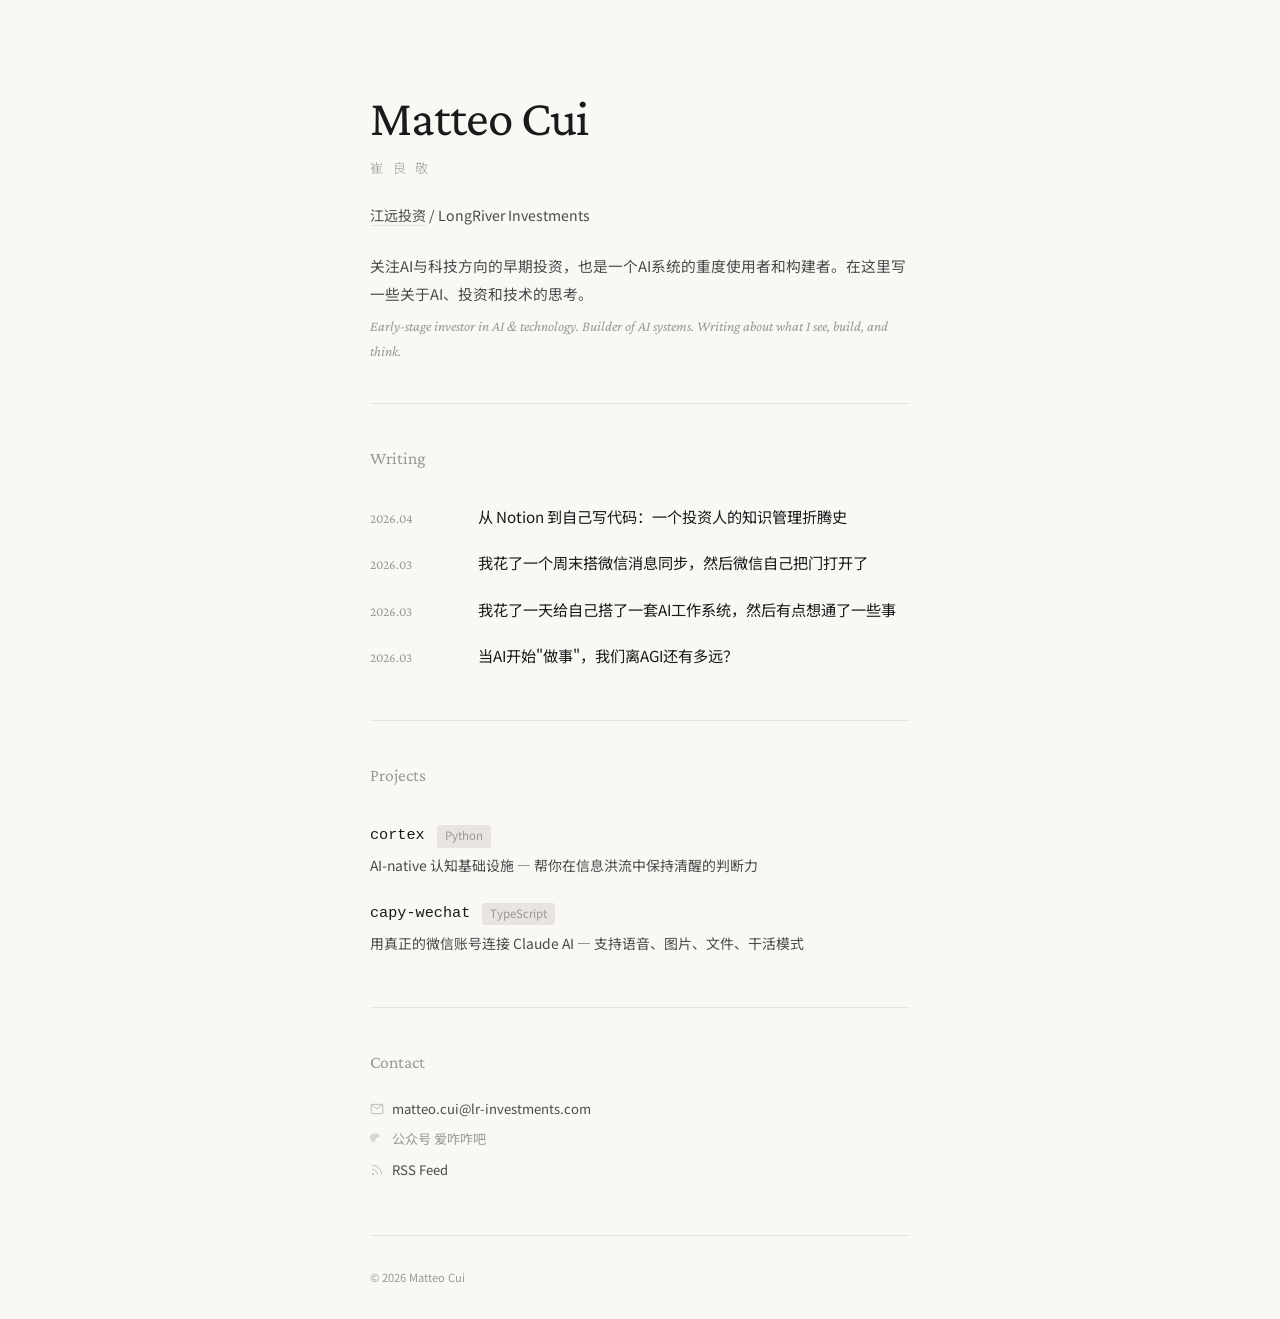
<file: index.html>
<!DOCTYPE html>
<html lang="zh-CN">
<head>
<meta charset="UTF-8">
<meta name="viewport" content="width=device-width, initial-scale=1.0">
<title>Matteo Cui / 崔良敬</title>
<meta name="description" content="崔良敬 (Matteo Cui) — 江远投资 投资副总裁。关注AI与科技方向的早期投资。">
<meta property="og:title" content="Matteo Cui / 崔良敬">
<meta property="og:description" content="Early-stage investor in AI & technology. Also a builder of AI systems.">
<meta property="og:type" content="website">
<meta property="og:url" content="https://matteocui.com">
<meta property="og:image" content="https://matteocui.com/cover-image.png">
<meta name="twitter:card" content="summary_large_image">
<meta name="twitter:title" content="Matteo Cui / 崔良敬">
<meta name="twitter:description" content="Early-stage investor in AI & technology. Also a builder of AI systems.">
<meta name="twitter:image" content="https://matteocui.com/cover-image.png">
<link rel="canonical" href="https://matteocui.com">
<link rel="icon" type="image/svg+xml" href="/favicon.svg">
<link rel="alternate" type="application/rss+xml" title="Matteo Cui's Writing" href="/feed.xml">
<script type="application/ld+json">
{
  "@context": "https://schema.org",
  "@type": "Person",
  "name": "Matteo Cui",
  "alternateName": "崔良敬",
  "url": "https://matteocui.com",
  "jobTitle": "投资副总裁",
  "worksFor": {
    "@type": "Organization",
    "name": "江远投资",
    "alternateName": "LongRiver Investments",
    "url": "https://lr-investments.com/"
  },
  "description": "关注AI与科技方向的早期投资，也是一个AI系统的重度使用者和构建者。",
  "sameAs": [
    "mailto:matteo.cui@lr-investments.com"
  ]
}
</script>
<link rel="preconnect" href="https://fonts.googleapis.com">
<link rel="preconnect" href="https://fonts.gstatic.com" crossorigin>
<link href="https://fonts.googleapis.com/css2?family=Crimson+Pro:ital,wght@0,400;0,500;1,400&family=Noto+Sans+SC:wght@300;400;500&display=swap" rel="stylesheet">
<style>
*, *::before, *::after { margin: 0; padding: 0; box-sizing: border-box; }

:root {
  --bg: #faf8f5;
  --accent: #2b7a6f;
  --accent-light: #3d9b8f;
  --text: #1a1a1a;
  --text-secondary: #4a4a4a;
  --text-muted: #999;
  --border: #e8e4df;
  --serif: 'Crimson Pro', Georgia, 'Noto Serif SC', serif;
  --sans: 'Noto Sans SC', -apple-system, 'PingFang SC', sans-serif;
}

html { -webkit-font-smoothing: antialiased; }

body {
  font-family: var(--sans);
  background: var(--bg);
  color: var(--text);
  line-height: 1.7;
  font-weight: 400;
}

a { color: inherit; text-decoration: none; }
::selection { background: rgba(43, 122, 111, 0.15); }

.container {
  max-width: 620px;
  margin: 0 auto;
  padding: 0 clamp(1.5rem, 5vw, 2.5rem);
}

/* ── Hero ── */
.hero {
  padding: clamp(4rem, 10vh, 6rem) 0 0;
}
.hero-name {
  font-family: var(--serif);
  font-size: clamp(2.4rem, 6vw, 3.2rem);
  font-weight: 400;
  letter-spacing: -0.02em;
  line-height: 1.1;
  margin-bottom: 0.2em;
}
.hero-name-zh {
  font-size: 0.82rem;
  font-weight: 300;
  color: var(--text-muted);
  letter-spacing: 0.25em;
  margin-bottom: 1.5rem;
}
.hero-role {
  font-size: 0.88rem;
  color: var(--text-secondary);
  line-height: 1.8;
}
.hero-role a {
  color: var(--text-secondary);
  border-bottom: 1px solid var(--border);
}
.hero-role a:hover { color: var(--accent); }

/* ── About ── */
.about {
  padding: 1.5rem 0 0;
}
.about p {
  font-size: 0.92rem;
  line-height: 1.9;
  color: var(--text-secondary);
}
.about .en {
  font-family: var(--serif);
  font-size: 0.9rem;
  font-style: italic;
  color: var(--text-muted);
  margin-top: 0.4rem;
  line-height: 1.7;
}

/* ── Divider ── */
.divider {
  height: 1px;
  background: var(--border);
  margin: 2.5rem 0;
}

/* ── Section ── */
.section-title {
  font-family: var(--serif);
  font-size: 1.1rem;
  font-weight: 400;
  color: var(--text-muted);
  margin-bottom: 1.25rem;
}

/* ── Article list ── */
.article-list {
  display: flex;
  flex-direction: column;
  gap: 0;
}

.article-entry {
  display: flex;
  align-items: baseline;
  gap: 1.25rem;
  padding: 0.6rem 0;
  border-bottom: 1px solid transparent;
  transition: color 0.2s;
}
.article-entry:hover .article-title { color: var(--accent); }

.article-date {
  font-family: var(--serif);
  font-size: 0.82rem;
  color: var(--text-muted);
  flex-shrink: 0;
  min-width: 5.5rem;
}

.article-title {
  font-size: 0.95rem;
  font-weight: 400;
  line-height: 1.6;
  color: var(--text);
  transition: color 0.2s;
}

/* ── Projects ── */
.project-list {
  display: flex;
  flex-direction: column;
  gap: 0;
}
.project-entry {
  display: flex;
  flex-direction: column;
  gap: 0.3rem;
  padding: 0.75rem 0;
  border-bottom: 1px solid transparent;
  transition: color 0.2s;
  text-decoration: none;
}
.project-entry:hover .project-name { color: var(--accent); }
.project-meta {
  display: flex;
  align-items: center;
  gap: 0.75rem;
}
.project-name {
  font-size: 0.95rem;
  font-weight: 500;
  color: var(--text);
  transition: color 0.2s;
  font-family: 'Courier New', monospace;
}
.project-tag {
  font-size: 0.72rem;
  color: var(--text-muted);
  background: var(--border);
  padding: 0.1rem 0.5rem;
  border-radius: 3px;
}
.project-desc {
  font-size: 0.87rem;
  color: var(--text-secondary);
  line-height: 1.6;
}

/* ── Contact ── */
.contact {
  padding-bottom: clamp(3rem, 6vh, 5rem);
}
.contact-links {
  display: flex;
  flex-direction: column;
  gap: 0.5rem;
}
.contact-link {
  font-size: 0.82rem;
  color: var(--text-secondary);
  transition: color 0.2s;
  display: inline-flex;
  align-items: center;
  gap: 0.5rem;
  width: fit-content;
}
.contact-link:hover { color: var(--accent); }
.contact-link svg { width: 14px; height: 14px; opacity: 0.4; }
.contact-wechat {
  font-size: 0.82rem;
  color: var(--text-muted);
  display: inline-flex;
  align-items: center;
  gap: 0.5rem;
}
.contact-wechat svg { width: 14px; height: 14px; opacity: 0.35; }

/* ── Footer ── */
.footer {
  padding: 2rem 0;
  border-top: 1px solid var(--border);
}
.footer p {
  font-size: 0.7rem;
  color: var(--text-muted);
}

/* ── Responsive ── */
@media (max-width: 640px) {
  .article-entry {
    flex-direction: column;
    gap: 0.15rem;
    padding: 0.75rem 0;
  }
  .article-date { min-width: auto; }
}
</style>
</head>
<body>

<main class="container">

  <header class="hero">
    <h1 class="hero-name">Matteo Cui</h1>
    <p class="hero-name-zh">崔 良 敬</p>
    <p class="hero-role"><a href="https://lr-investments.com/" target="_blank">江远投资</a> / LongRiver Investments</p>
  </header>

  <section class="about">
    <p>关注AI与科技方向的早期投资，也是一个AI系统的重度使用者和构建者。在这里写一些关于AI、投资和技术的思考。</p>
    <p class="en">Early-stage investor in AI &amp; technology. Builder of AI systems. Writing about what I see, build, and think.</p>
  </section>

  <div class="divider"></div>

  <section class="writing">
    <p class="section-title">Writing</p>
    <div class="article-list">

      <!-- ADD NEW ARTICLE HERE -->

      <a href="/blog/notion-to-cortex" class="article-entry">
        <span class="article-date">2026.04</span>
        <h2 class="article-title">从 Notion 到自己写代码：一个投资人的知识管理折腾史</h2>
      </a>

      <a href="/blog/wechat-sync-weekend" class="article-entry">
        <span class="article-date">2026.03</span>
        <h2 class="article-title">我花了一个周末搭微信消息同步，然后微信自己把门打开了</h2>
      </a>

<a href="/blog/ai-personal-os" class="article-entry">
        <span class="article-date">2026.03</span>
        <h2 class="article-title">我花了一天给自己搭了一套AI工作系统，然后有点想通了一些事</h2>
      </a>

      <a href="/blog/ai-doing-things" class="article-entry">
        <span class="article-date">2026.03</span>
        <h2 class="article-title">当AI开始"做事"，我们离AGI还有多远？</h2>
      </a>

    </div>
  </section>

  <div class="divider"></div>

  <section class="projects">
    <p class="section-title">Projects</p>
    <div class="project-list">
      <a href="/products/cortex" class="project-entry">
        <div class="project-meta">
          <span class="project-name">cortex</span>
          <span class="project-tag">Python</span>
        </div>
        <p class="project-desc">AI-native 认知基础设施 — 帮你在信息洪流中保持清醒的判断力</p>
      </a>
      <a href="/products/capy-wechat" class="project-entry">
        <div class="project-meta">
          <span class="project-name">capy-wechat</span>
          <span class="project-tag">TypeScript</span>
        </div>
        <p class="project-desc">用真正的微信账号连接 Claude AI — 支持语音、图片、文件、干活模式</p>
      </a>
    </div>
  </section>

  <div class="divider"></div>

  <section class="contact">
    <p class="section-title">Contact</p>
    <div class="contact-links">
      <a href="mailto:matteo.cui@lr-investments.com" class="contact-link">
        <svg viewBox="0 0 24 24" fill="none" stroke="currentColor" stroke-width="1.5"><rect x="2" y="4" width="20" height="16" rx="2"/><path d="M22 4l-10 8L2 4"/></svg>
        matteo.cui@lr-investments.com
      </a>
      <span class="contact-wechat">
        <svg viewBox="0 0 24 24" fill="currentColor" opacity="0.5"><path d="M8.691 2.188C3.891 2.188 0 5.476 0 9.53c0 2.212 1.17 4.203 3.002 5.55a.59.59 0 01.213.665l-.39 1.48c-.019.07-.048.141-.048.213 0 .163.13.295.29.295a.326.326 0 00.167-.054l1.903-1.114a.864.864 0 01.717-.098 10.16 10.16 0 002.837.403c.276 0 .543-.027.811-.05a6.12 6.12 0 01-.253-1.736c0-3.556 3.39-6.467 7.58-6.467.249 0 .496.013.739.033C16.434 4.881 12.891 2.188 8.691 2.188z"/></svg>
        公众号 爱咋咋吧
      </span>
      <a href="/feed.xml" class="contact-link">
        <svg viewBox="0 0 24 24" fill="none" stroke="currentColor" stroke-width="1.5"><path d="M4 11a9 9 0 019 9"/><path d="M4 4a16 16 0 0116 16"/><circle cx="5" cy="19" r="1" fill="currentColor"/></svg>
        RSS Feed
      </a>
    </div>
  </section>

  <footer class="footer">
    <p>&copy; 2026 Matteo Cui</p>
  </footer>

</main>

</body>
</html>
</file>
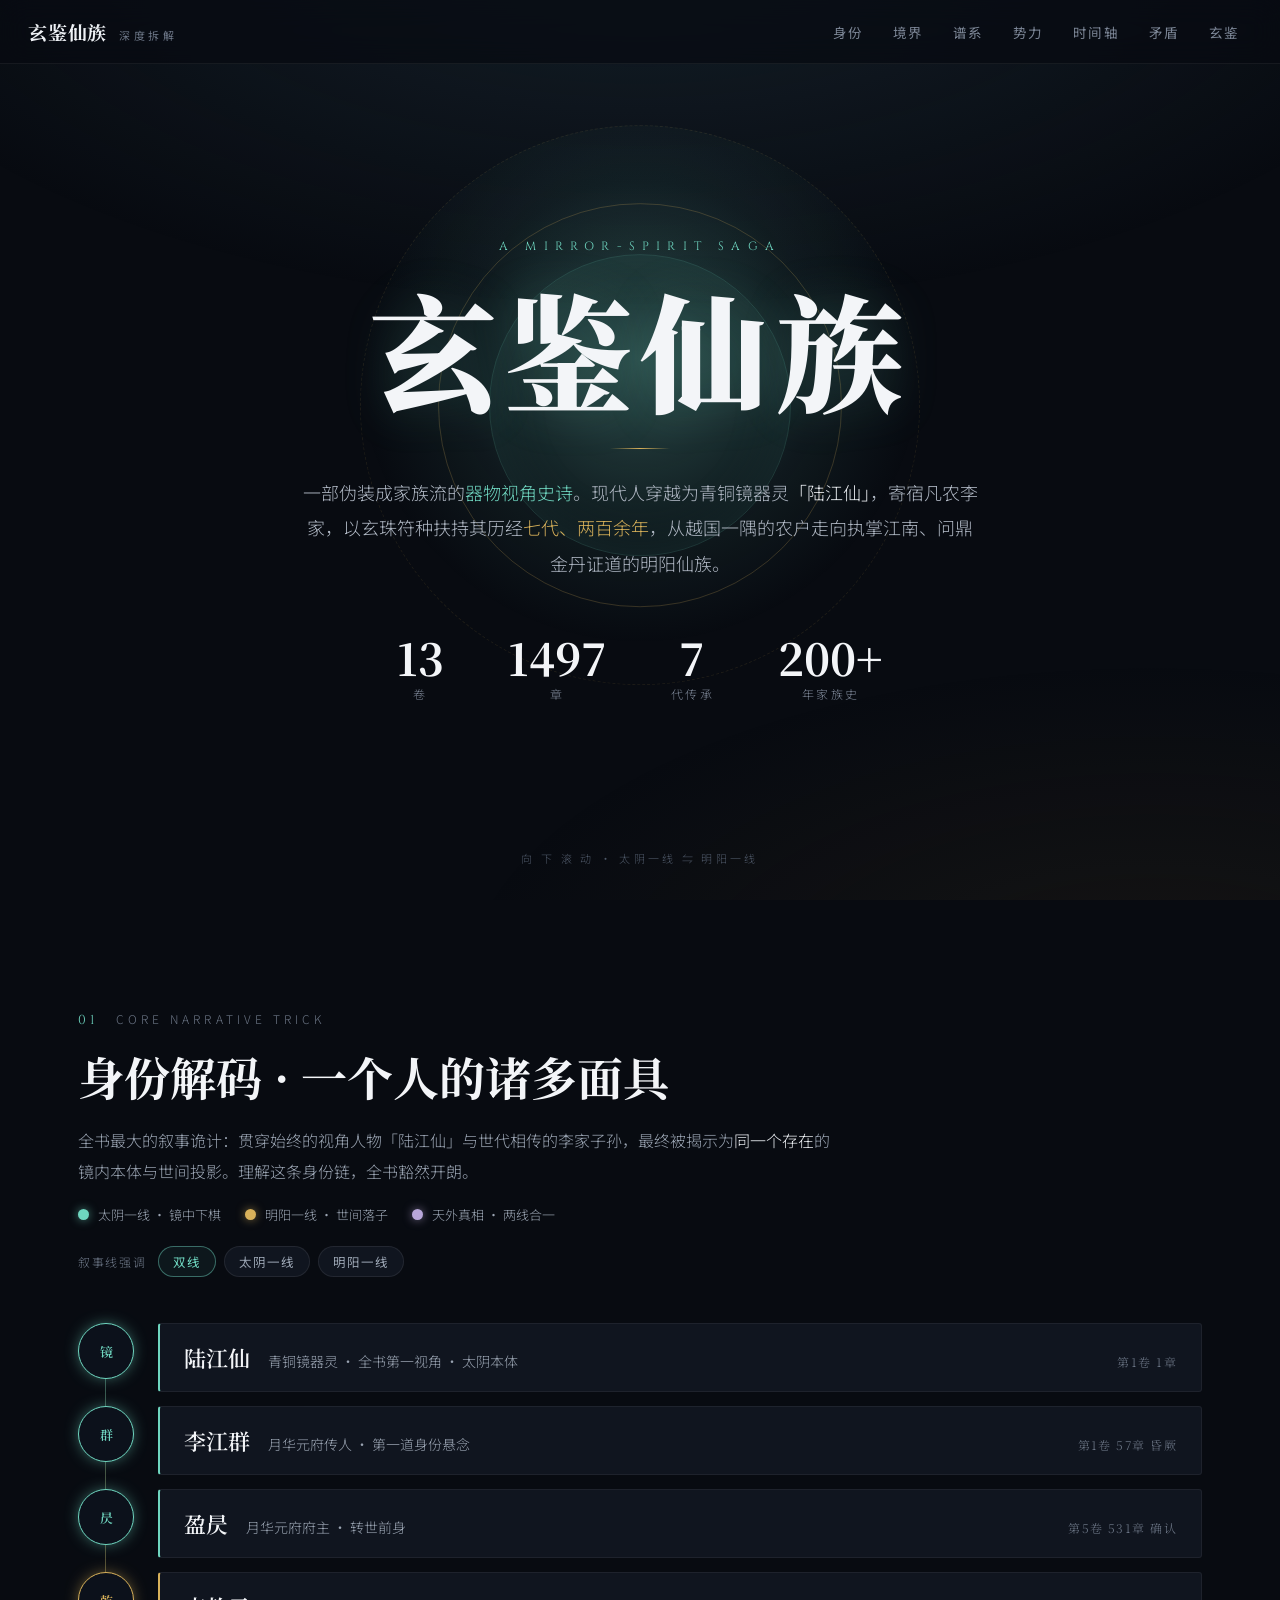
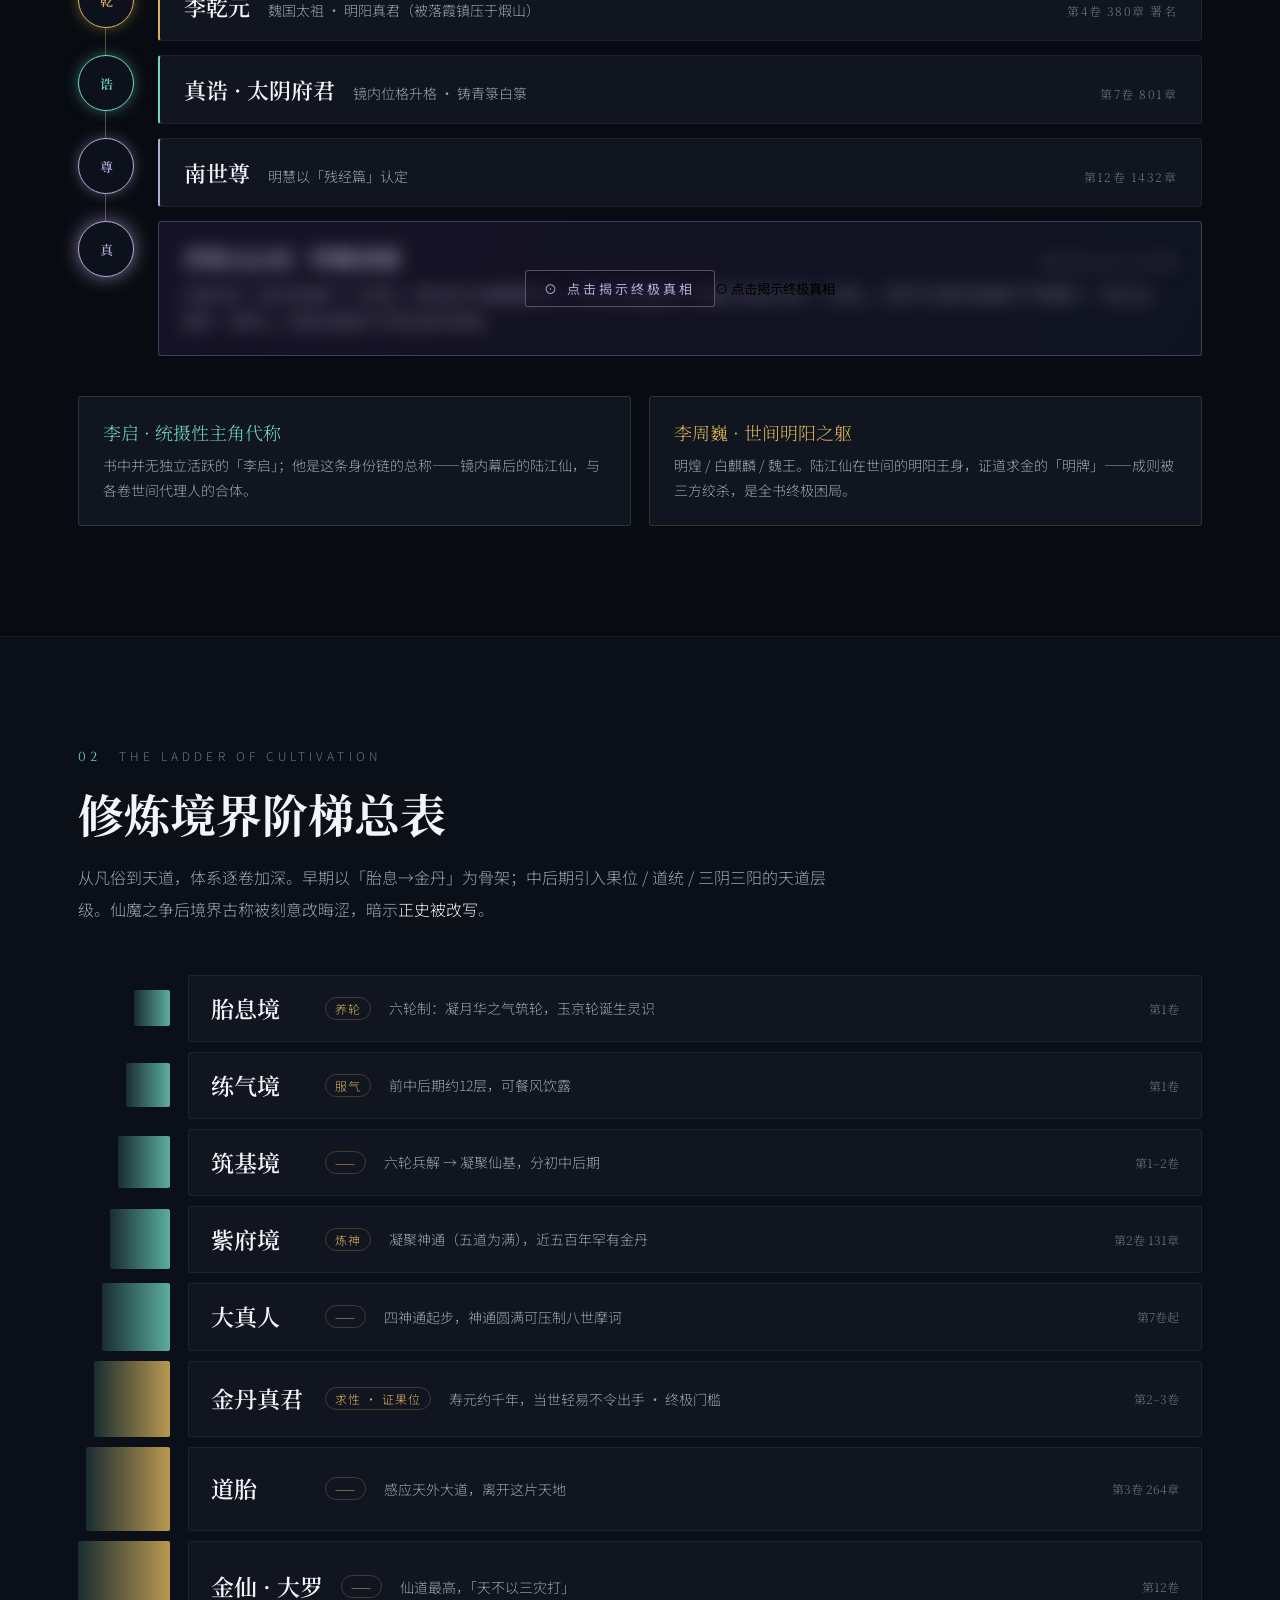
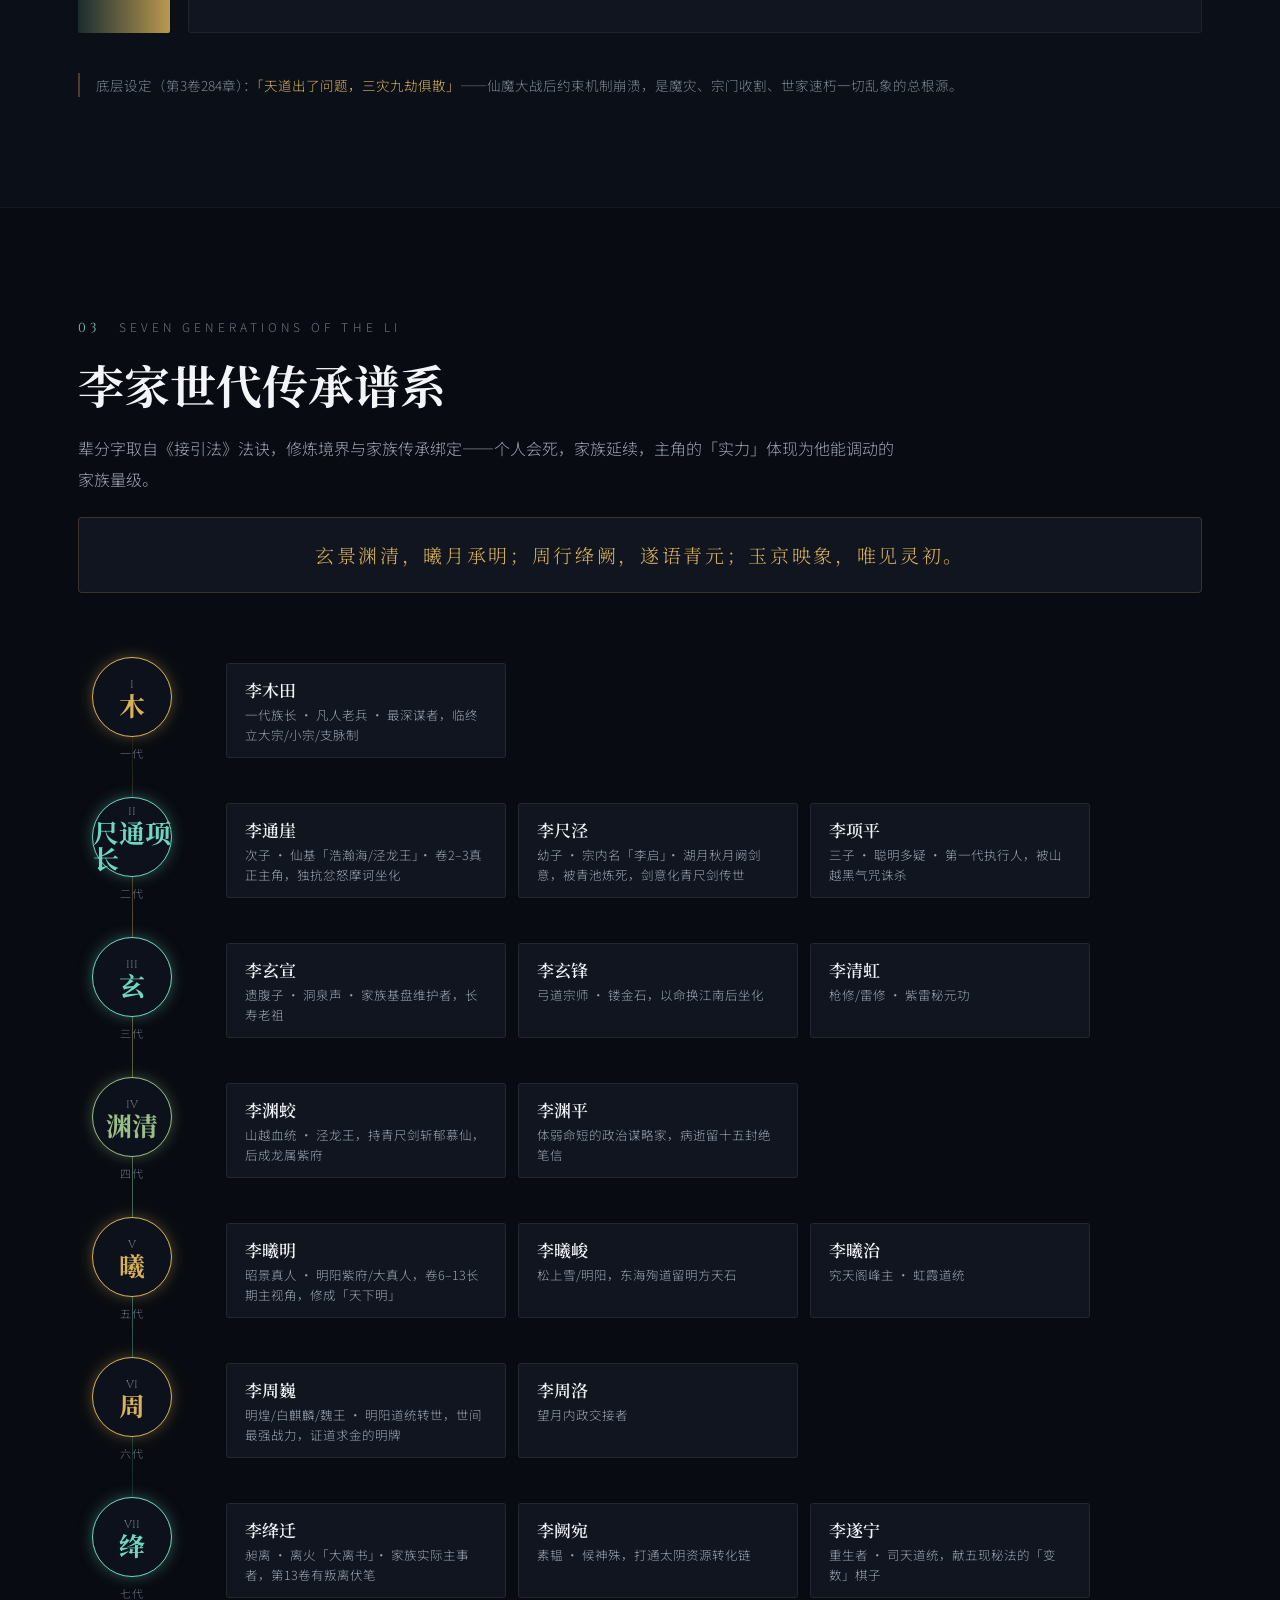
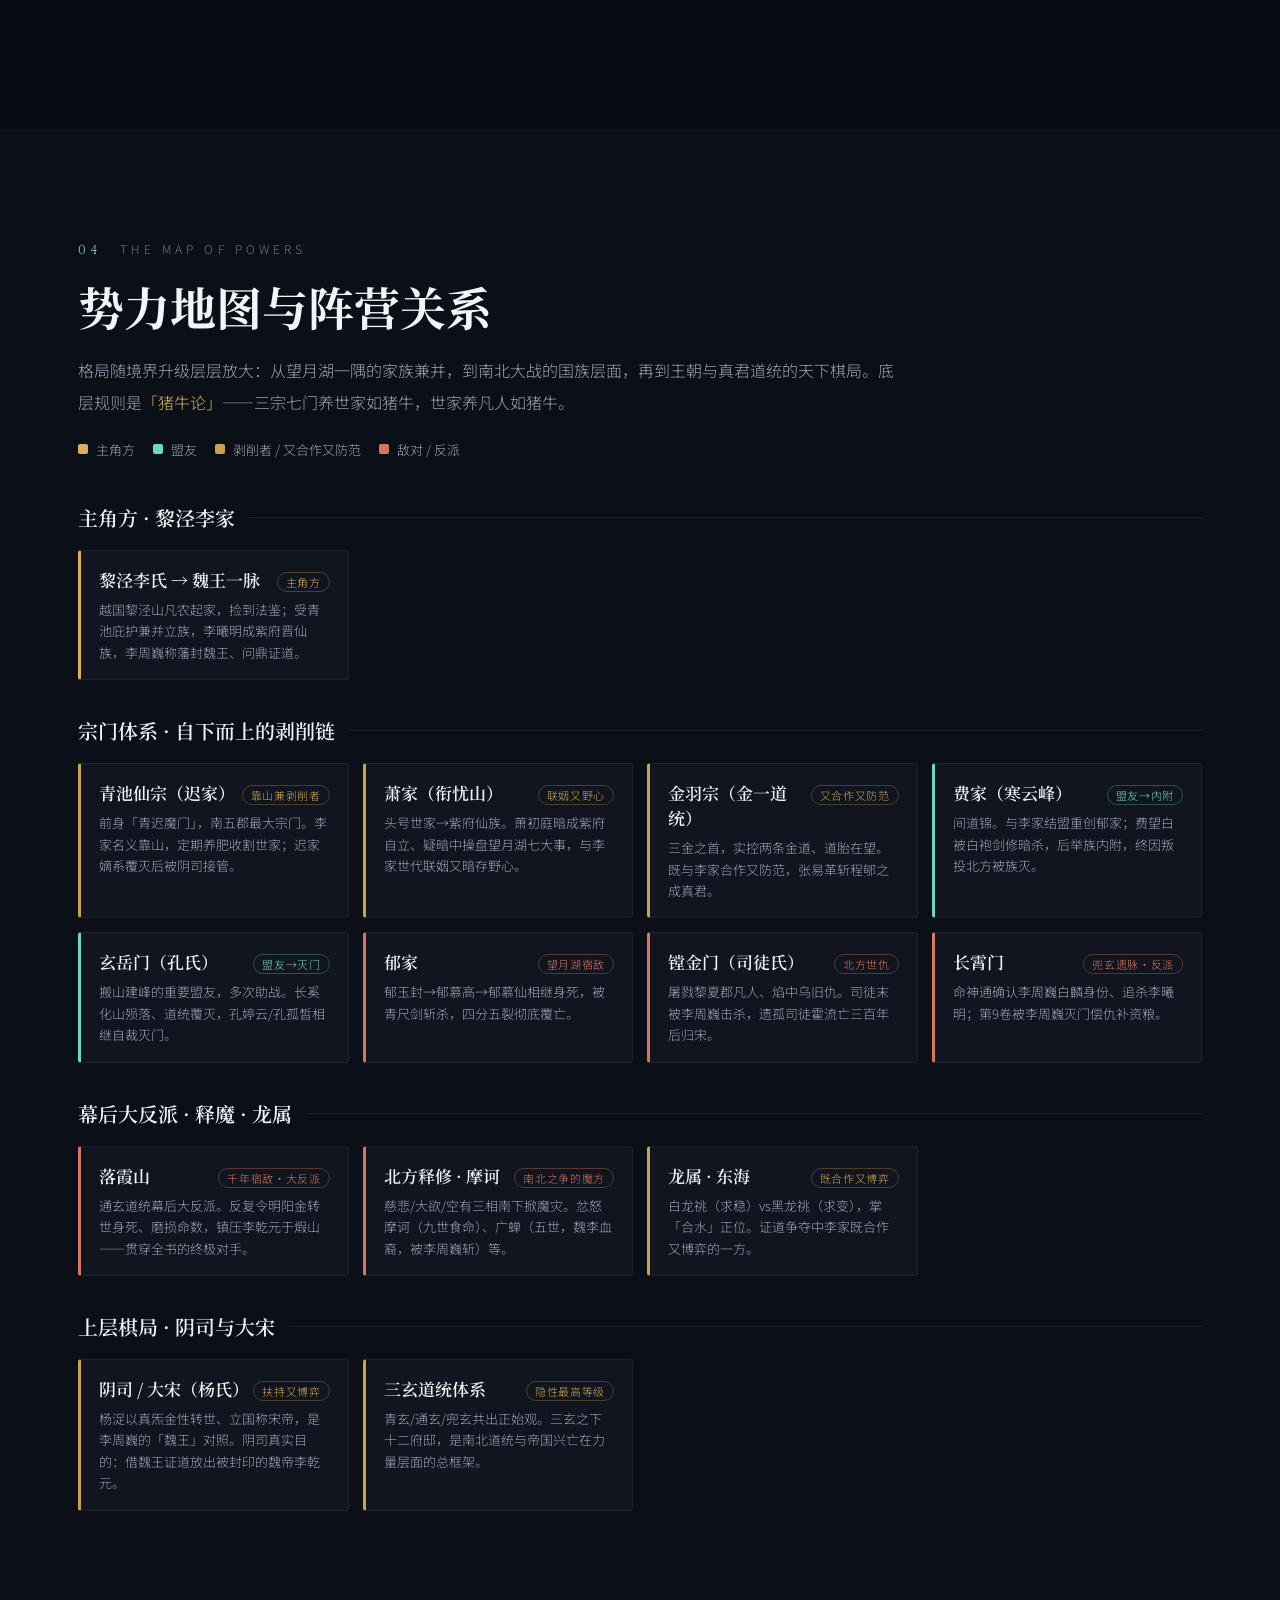
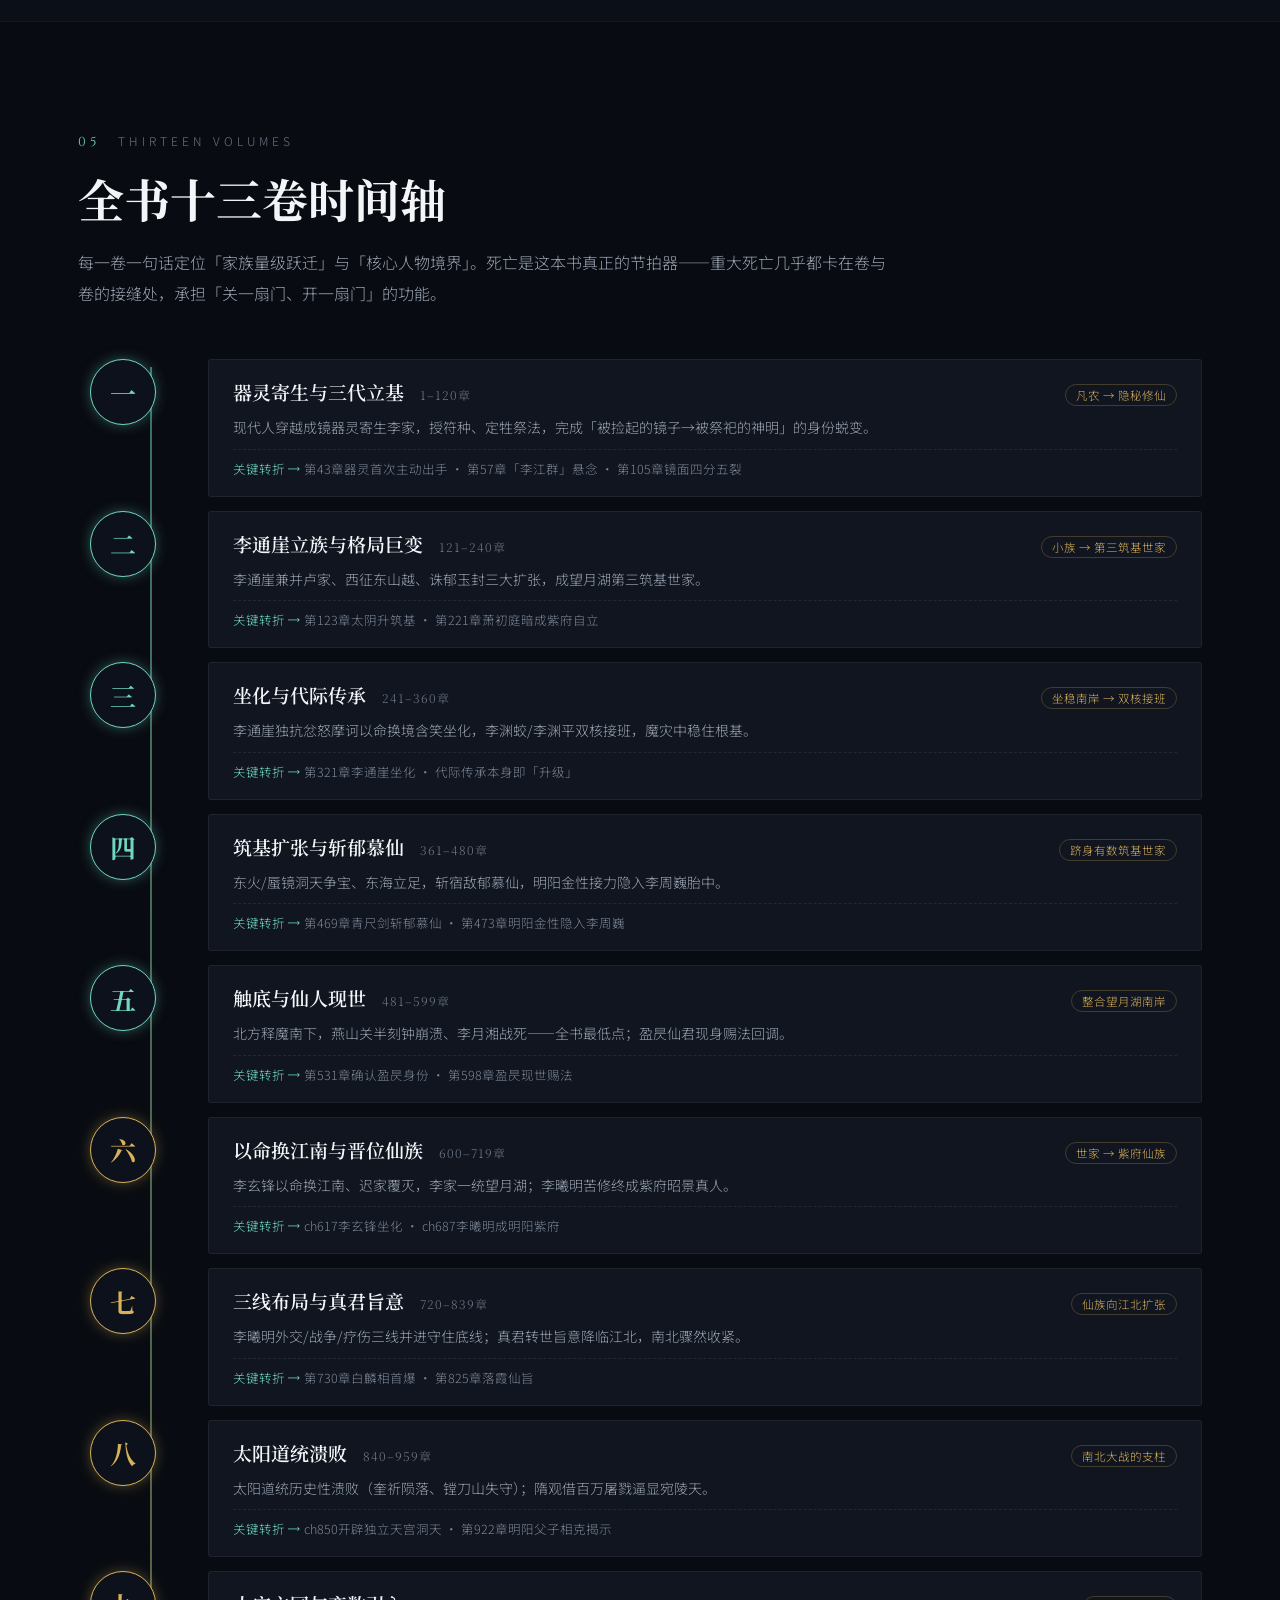
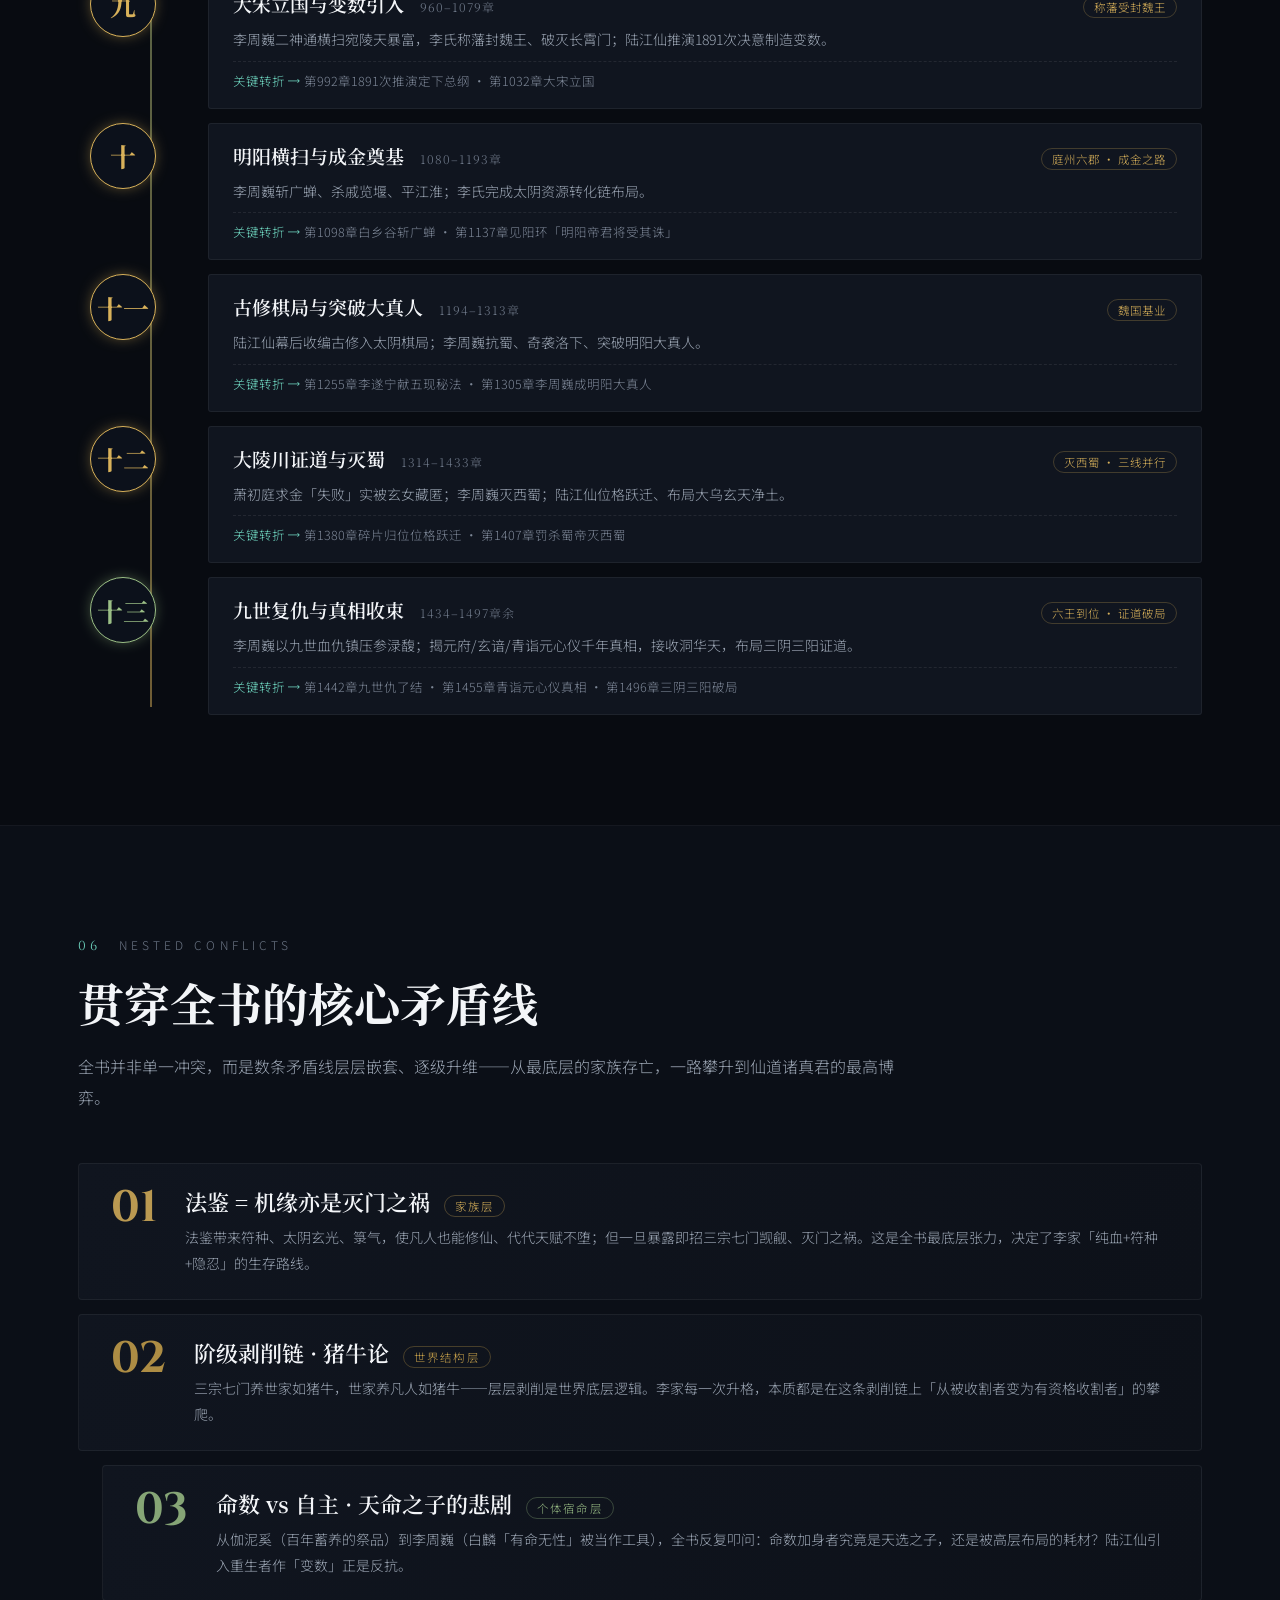
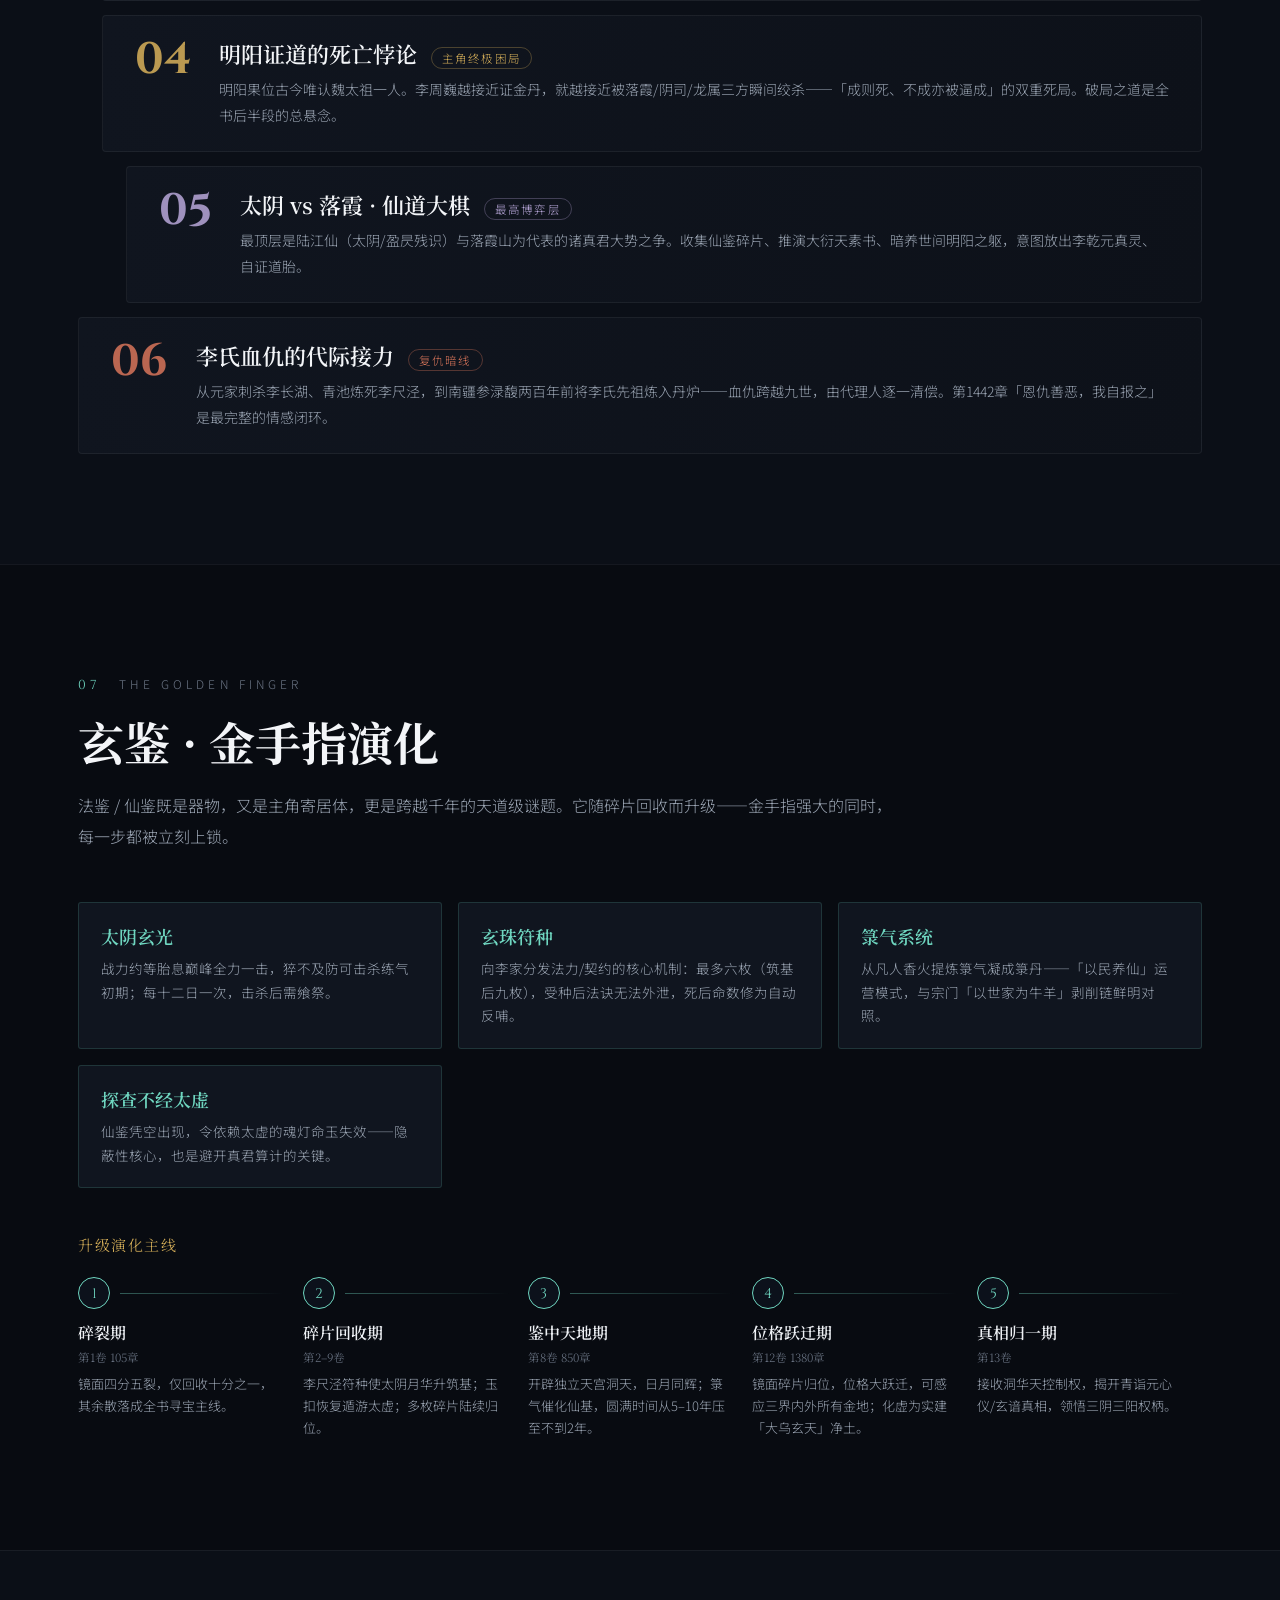
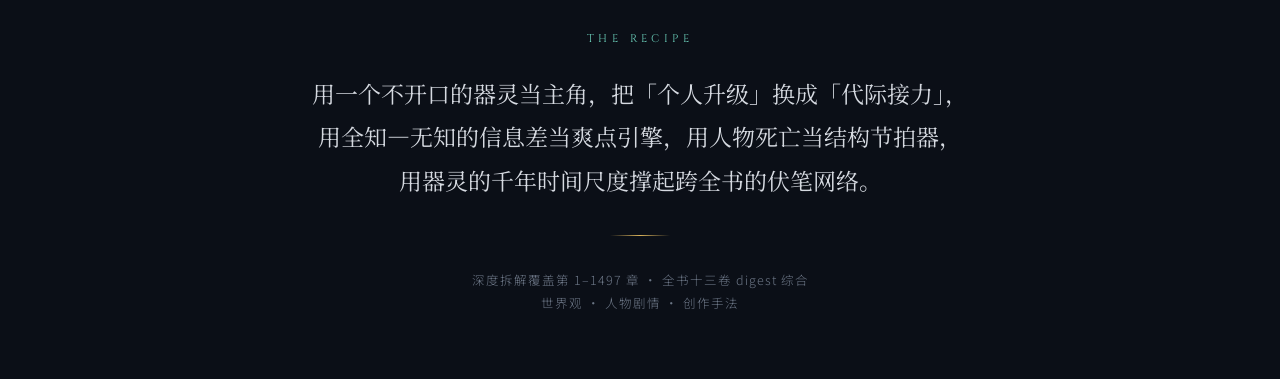
<file: xuanjian-xianzu/index.html>
<!DOCTYPE html>
<html lang="zh-CN">
<head>
<meta charset="utf-8">
<meta name="viewport" content="width=device-width, initial-scale=1">
<title>玄鉴仙族 · 深度拆解</title>
<meta name="description" content="《玄鉴仙族》深度拆解 —— 一部伪装成家族流的器物视角史诗。身份解码、修炼境界、李家七代谱系、势力地图、十三卷时间轴、核心矛盾与玄鉴金手指演化。">
<link rel="preconnect" href="https://fonts.googleapis.com">
<link rel="preconnect" href="https://fonts.gstatic.com" crossorigin>
<link href="https://fonts.googleapis.com/css2?family=Noto+Serif+SC:wght@400;500;600;700;900&family=Noto+Sans+SC:wght@300;400;500;700&family=Cinzel:wght@500;700&display=swap" rel="stylesheet">
<link rel="stylesheet" href="styles.css">
</head>
<body>

  <!-- subtle vignette / texture -->
  <div class="vignette" aria-hidden="true"></div>

  <!-- NAV -->
  <nav class="nav">
    <a class="nav__brand" href="#top" data-gotop>
      <span class="nav__brand-name">玄鉴仙族</span>
      <span class="nav__brand-sub">深度拆解</span>
    </a>
    <div class="nav__links" id="navLinks"><!-- rendered by script.js --></div>
  </nav>

  <!-- HERO -->
  <section id="top" class="hero">
    <!-- the mirror / moon -->
    <div class="hero__mirror" aria-hidden="true">
      <div class="hero__mirror-glow"></div>
      <div class="hero__mirror-ring hero__mirror-ring--gold"></div>
      <div class="hero__mirror-ring hero__mirror-ring--jade"></div>
      <div class="hero__mirror-ring hero__mirror-ring--spin"></div>
    </div>

    <div class="hero__content reveal">
      <div class="hero__eyebrow">A Mirror-Spirit Saga</div>
      <h1 class="hero__title">玄鉴仙族</h1>
      <div class="rule"></div>
      <p class="hero__lede">
        一部伪装成家族流的<span class="c-jade">器物视角史诗</span>。现代人穿越为青铜镜器灵<span class="c-bright">「陆江仙」</span>，寄宿凡农李家，以玄珠符种扶持其历经<span class="c-gold">七代、两百余年</span>，从越国一隅的农户走向执掌江南、问鼎金丹证道的明阳仙族。
      </p>
      <div class="hero__stats" id="heroStats"><!-- rendered --></div>
    </div>
    <div class="hero__scroll">向 下 滚 动 · 太阴一线 ⇋ 明阳一线</div>
  </section>

  <!-- IDENTITY -->
  <section id="identity" class="section">
    <div class="section__head">
      <span class="section__num">01</span>
      <span class="section__kicker">CORE NARRATIVE TRICK</span>
    </div>
    <h2 class="section__title">身份解码 · 一个人的诸多面具</h2>
    <p class="section__lede section__lede--narrow">
      全书最大的叙事诡计：贯穿始终的视角人物「陆江仙」与世代相传的李家子孙，最终被揭示为<span class="c-bright">同一个存在</span>的镜内本体与世间投影。理解这条身份链，全书豁然开朗。
    </p>

    <div class="legend">
      <div class="legend__item"><span class="dot dot--jade"></span><span>太阴一线 · 镜中下棋</span></div>
      <div class="legend__item"><span class="dot dot--gold"></span><span>明阳一线 · 世间落子</span></div>
      <div class="legend__item"><span class="dot dot--vio"></span><span>天外真相 · 两线合一</span></div>
    </div>

    <div class="accent-toggle" role="group" aria-label="叙事线强调">
      <span class="accent-toggle__label">叙事线强调</span>
      <button class="accent-toggle__btn is-active" data-accent-btn="both">双线</button>
      <button class="accent-toggle__btn" data-accent-btn="taiyin">太阴一线</button>
      <button class="accent-toggle__btn" data-accent-btn="mingyang">明阳一线</button>
    </div>

    <div class="masks" id="masks">
      <div class="masks__spine" aria-hidden="true"></div>
      <!-- mask rows rendered, then final truth card -->
      <div class="mask mask--truth" id="truthCard">
        <div class="mask__node"><span class="mask__tag">真</span></div>
        <div class="mask__truth-body">
          <div class="mask__truth-inner" id="truthInner">
            <div class="mask__truth-head">
              <span class="mask__truth-name">青诣元心仪 · 终极真相</span>
              <span class="mask__truth-chap">第13卷 1455–1457章</span>
            </div>
            <p class="mask__truth-text">仙鉴本体，是正始道统「八卦镜」分裂出的<span class="c-soft">七枚鉴身碎片</span>；另有七枚镜面碎片与最大的独立碎片「玄谙」。元府不过是玄谙造的千年假局——陆江仙、盈昃、李乾元，皆是这面镜子寻回自身的旅程。</p>
          </div>
          <button class="mask__guard" id="truthGuard" type="button">⊙ 点击揭示终极真相</button>
        </div>
      </div>
    </div>

    <!-- two-line callouts -->
    <div class="callouts">
      <div class="callout callout--jade">
        <div class="callout__title c-jade">李启 · 统摄性主角代称</div>
        <p class="callout__text">书中并无独立活跃的「李启」；他是这条身份链的总称——镜内幕后的陆江仙，与各卷世间代理人的合体。</p>
      </div>
      <div class="callout callout--gold">
        <div class="callout__title c-gold">李周巍 · 世间明阳之躯</div>
        <p class="callout__text">明煌 / 白麒麟 / 魏王。陆江仙在世间的明阳王身，证道求金的「明牌」——成则被三方绞杀，是全书终极困局。</p>
      </div>
    </div>
  </section>

  <!-- REALM LADDER -->
  <section id="realm" class="section section--band">
    <div class="section__inner">
      <div class="section__head">
        <span class="section__num">02</span>
        <span class="section__kicker">THE LADDER OF CULTIVATION</span>
      </div>
      <h2 class="section__title">修炼境界阶梯总表</h2>
      <p class="section__lede section__lede--narrow section__lede--gap">从凡俗到天道，体系逐卷加深。早期以「胎息→金丹」为骨架；中后期引入果位 / 道统 / 三阴三阳的天道层级。仙魔之争后境界古称被刻意改晦涩，暗示<span class="c-bright">正史被改写</span>。</p>

      <div class="realms" id="realms"><!-- rendered --></div>
      <p class="footnote footnote--gold">底层设定（第3卷284章）：<span class="c-gold">「天道出了问题，三灾九劫俱散」</span>——仙魔大战后约束机制崩溃，是魔灾、宗门收割、世家速朽一切乱象的总根源。</p>
    </div>
  </section>

  <!-- LINEAGE -->
  <section id="lineage" class="section">
    <div class="section__head">
      <span class="section__num">03</span>
      <span class="section__kicker">SEVEN GENERATIONS OF THE LI</span>
    </div>
    <h2 class="section__title">李家世代传承谱系</h2>
    <p class="section__lede">辈分字取自《接引法》法诀，修炼境界与家族传承绑定——个人会死，家族延续，主角的「实力」体现为他能调动的家族量级。</p>
    <div class="creed">玄景渊清，曦月承明；周行绛阙，遂语青元；玉京映象，唯见灵初。</div>

    <div class="lineage" id="lineage-list">
      <div class="lineage__spine" aria-hidden="true"></div>
      <!-- rendered -->
    </div>
  </section>

  <!-- FACTIONS -->
  <section id="factions" class="section section--band">
    <div class="section__inner">
      <div class="section__head">
        <span class="section__num">04</span>
        <span class="section__kicker">THE MAP OF POWERS</span>
      </div>
      <h2 class="section__title">势力地图与阵营关系</h2>
      <p class="section__lede">格局随境界升级层层放大：从望月湖一隅的家族兼并，到南北大战的国族层面，再到王朝与真君道统的天下棋局。底层规则是<span class="c-gold">「猪牛论」</span>——三宗七门养世家如猪牛，世家养凡人如猪牛。</p>
      <div class="rel-legend" id="relLegend"><!-- rendered --></div>
      <div class="factions" id="factions-list"><!-- rendered --></div>
    </div>
  </section>

  <!-- TIMELINE -->
  <section id="timeline" class="section">
    <div class="section__head">
      <span class="section__num">05</span>
      <span class="section__kicker">THIRTEEN VOLUMES</span>
    </div>
    <h2 class="section__title">全书十三卷时间轴</h2>
    <p class="section__lede section__lede--gap">每一卷一句话定位「家族量级跃迁」与「核心人物境界」。死亡是这本书真正的节拍器——重大死亡几乎都卡在卷与卷的接缝处，承担「关一扇门、开一扇门」的功能。</p>

    <div class="timeline">
      <div class="timeline__spine" aria-hidden="true"></div>
      <div class="timeline__list" id="timeline-list"><!-- rendered --></div>
    </div>
  </section>

  <!-- CONFLICTS -->
  <section id="conflict" class="section section--band">
    <div class="section__inner">
      <div class="section__head">
        <span class="section__num">06</span>
        <span class="section__kicker">NESTED CONFLICTS</span>
      </div>
      <h2 class="section__title">贯穿全书的核心矛盾线</h2>
      <p class="section__lede section__lede--gap">全书并非单一冲突，而是数条矛盾线层层嵌套、逐级升维——从最底层的家族存亡，一路攀升到仙道诸真君的最高博弈。</p>
      <div class="conflicts" id="conflicts-list"><!-- rendered --></div>
    </div>
  </section>

  <!-- MIRROR -->
  <section id="mirror" class="section">
    <div class="section__head">
      <span class="section__num">07</span>
      <span class="section__kicker">THE GOLDEN FINGER</span>
    </div>
    <h2 class="section__title">玄鉴 · 金手指演化</h2>
    <p class="section__lede section__lede--gap">法鉴 / 仙鉴既是器物，又是主角寄居体，更是跨越千年的天道级谜题。它随碎片回收而升级——金手指强大的同时，每一步都被立刻上锁。</p>

    <div class="abilities" id="abilities-list"><!-- rendered --></div>

    <div class="mirror__heading">升级演化主线</div>
    <div class="stages" id="stages-list"><!-- rendered --></div>
  </section>

  <!-- FOOTER -->
  <footer class="footer">
    <div class="footer__inner">
      <div class="footer__eyebrow">THE RECIPE</div>
      <p class="footer__recipe">
        用一个不开口的器灵当主角，把「个人升级」换成「代际接力」，<br>用全知—无知的信息差当爽点引擎，用人物死亡当结构节拍器，<br>用器灵的千年时间尺度撑起跨全书的伏笔网络。
      </p>
      <div class="rule rule--center"></div>
      <p class="footer__meta">深度拆解覆盖第 1–1497 章 · 全书十三卷 digest 综合<br>世界观 · 人物剧情 · 创作手法</p>
    </div>
  </footer>

  <script src="script.js"></script>
</body>
</html>
</file>
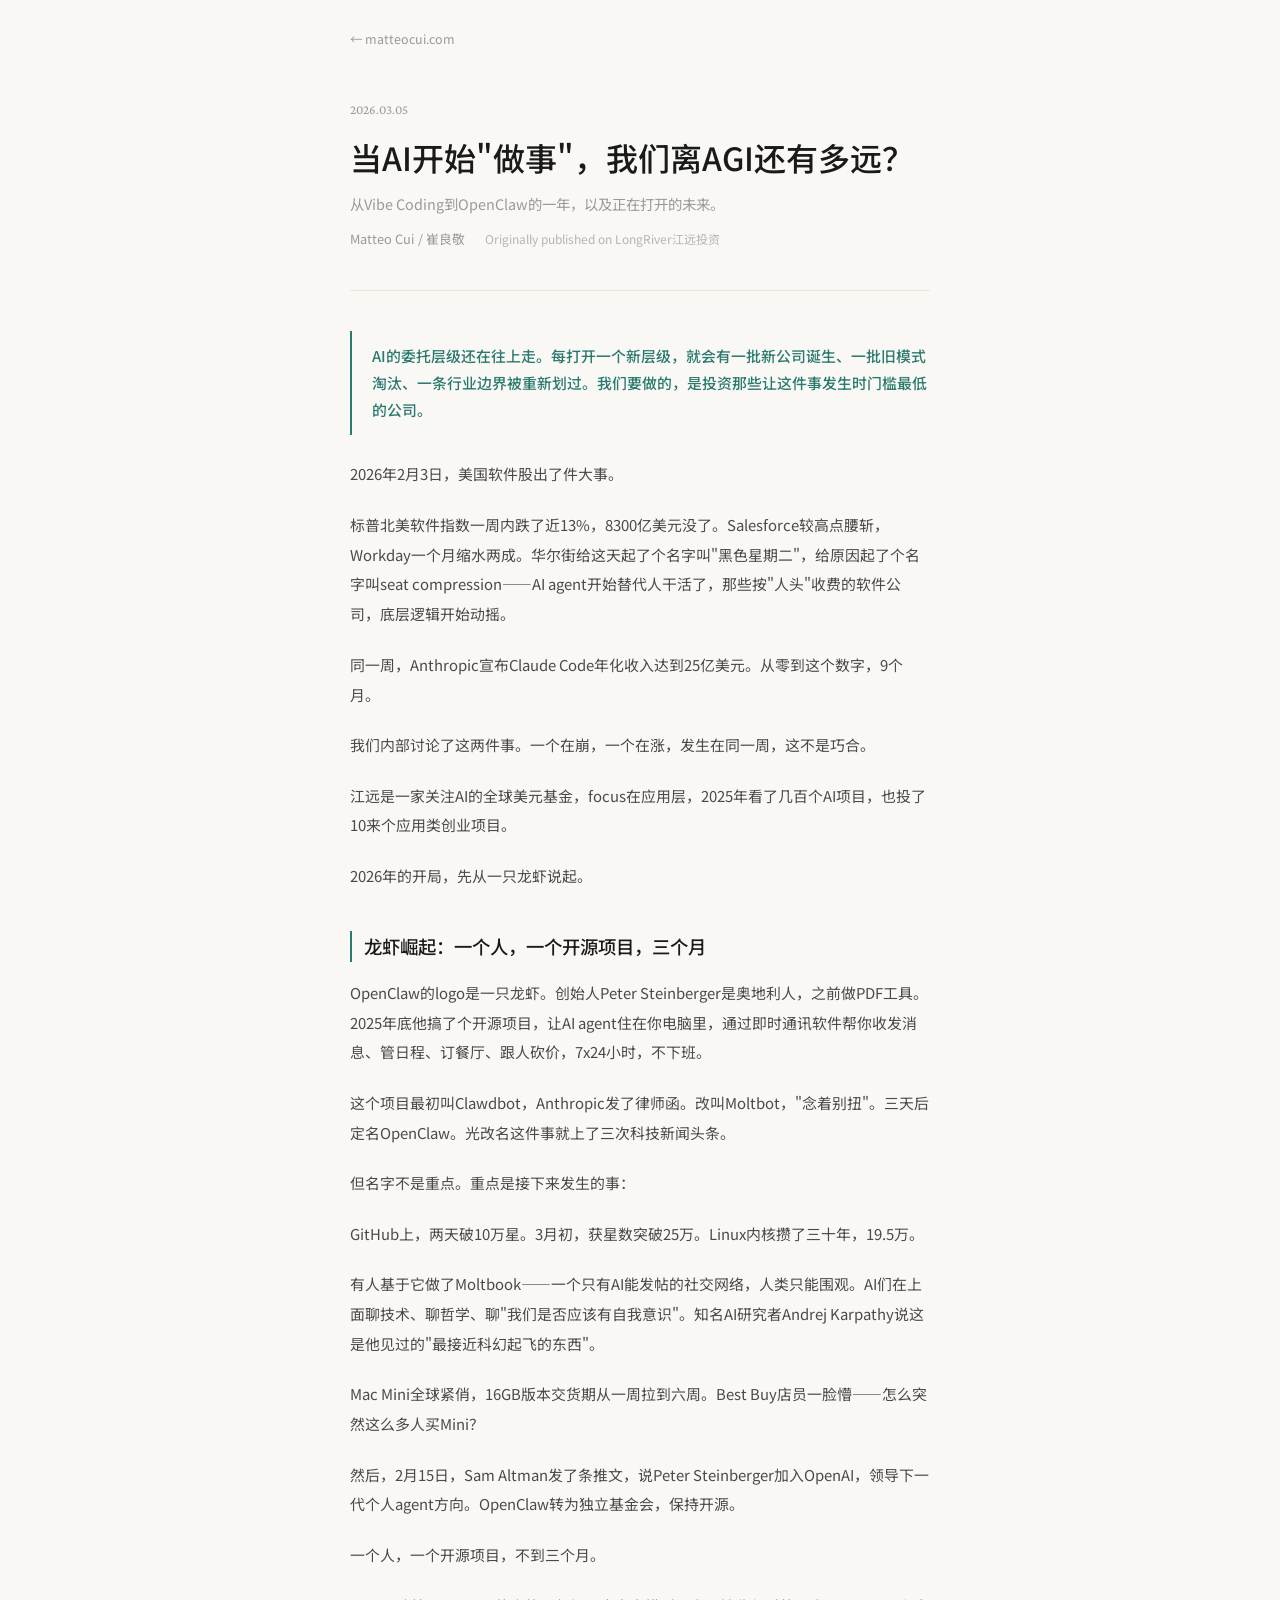
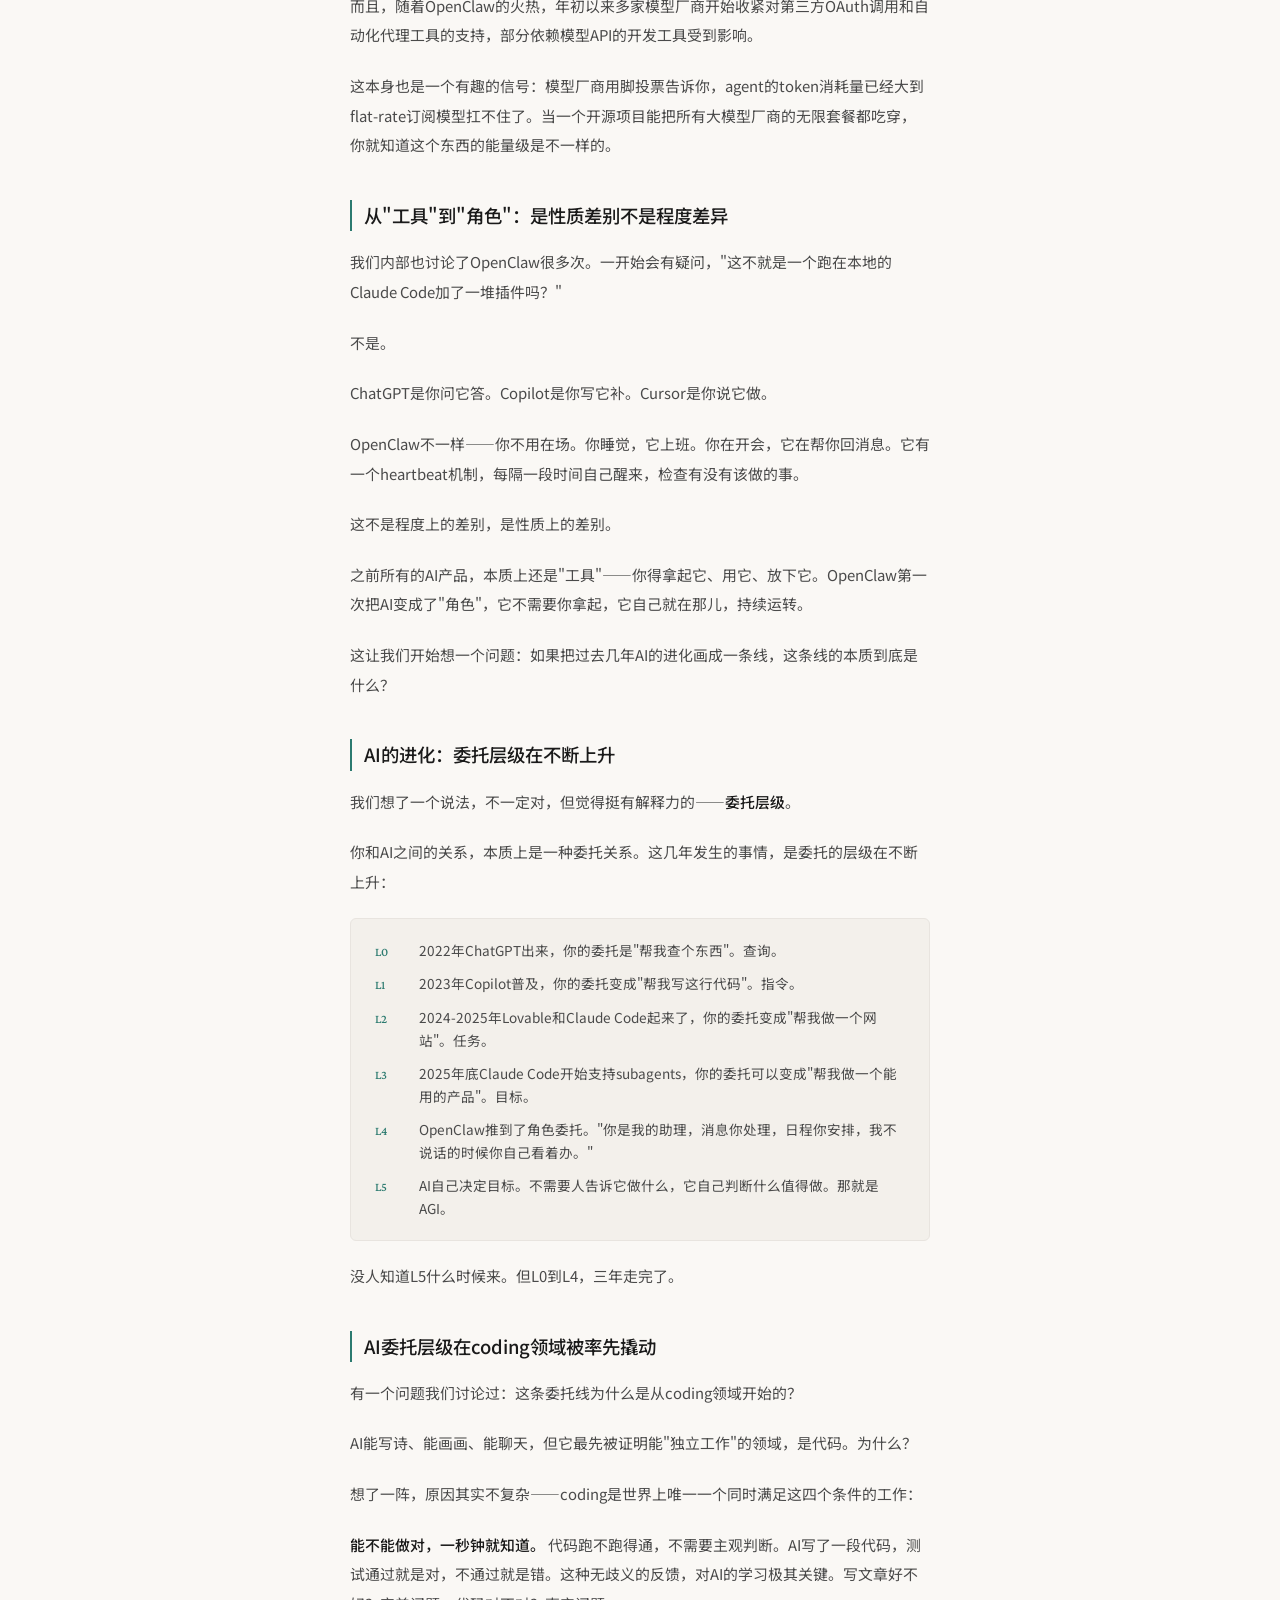
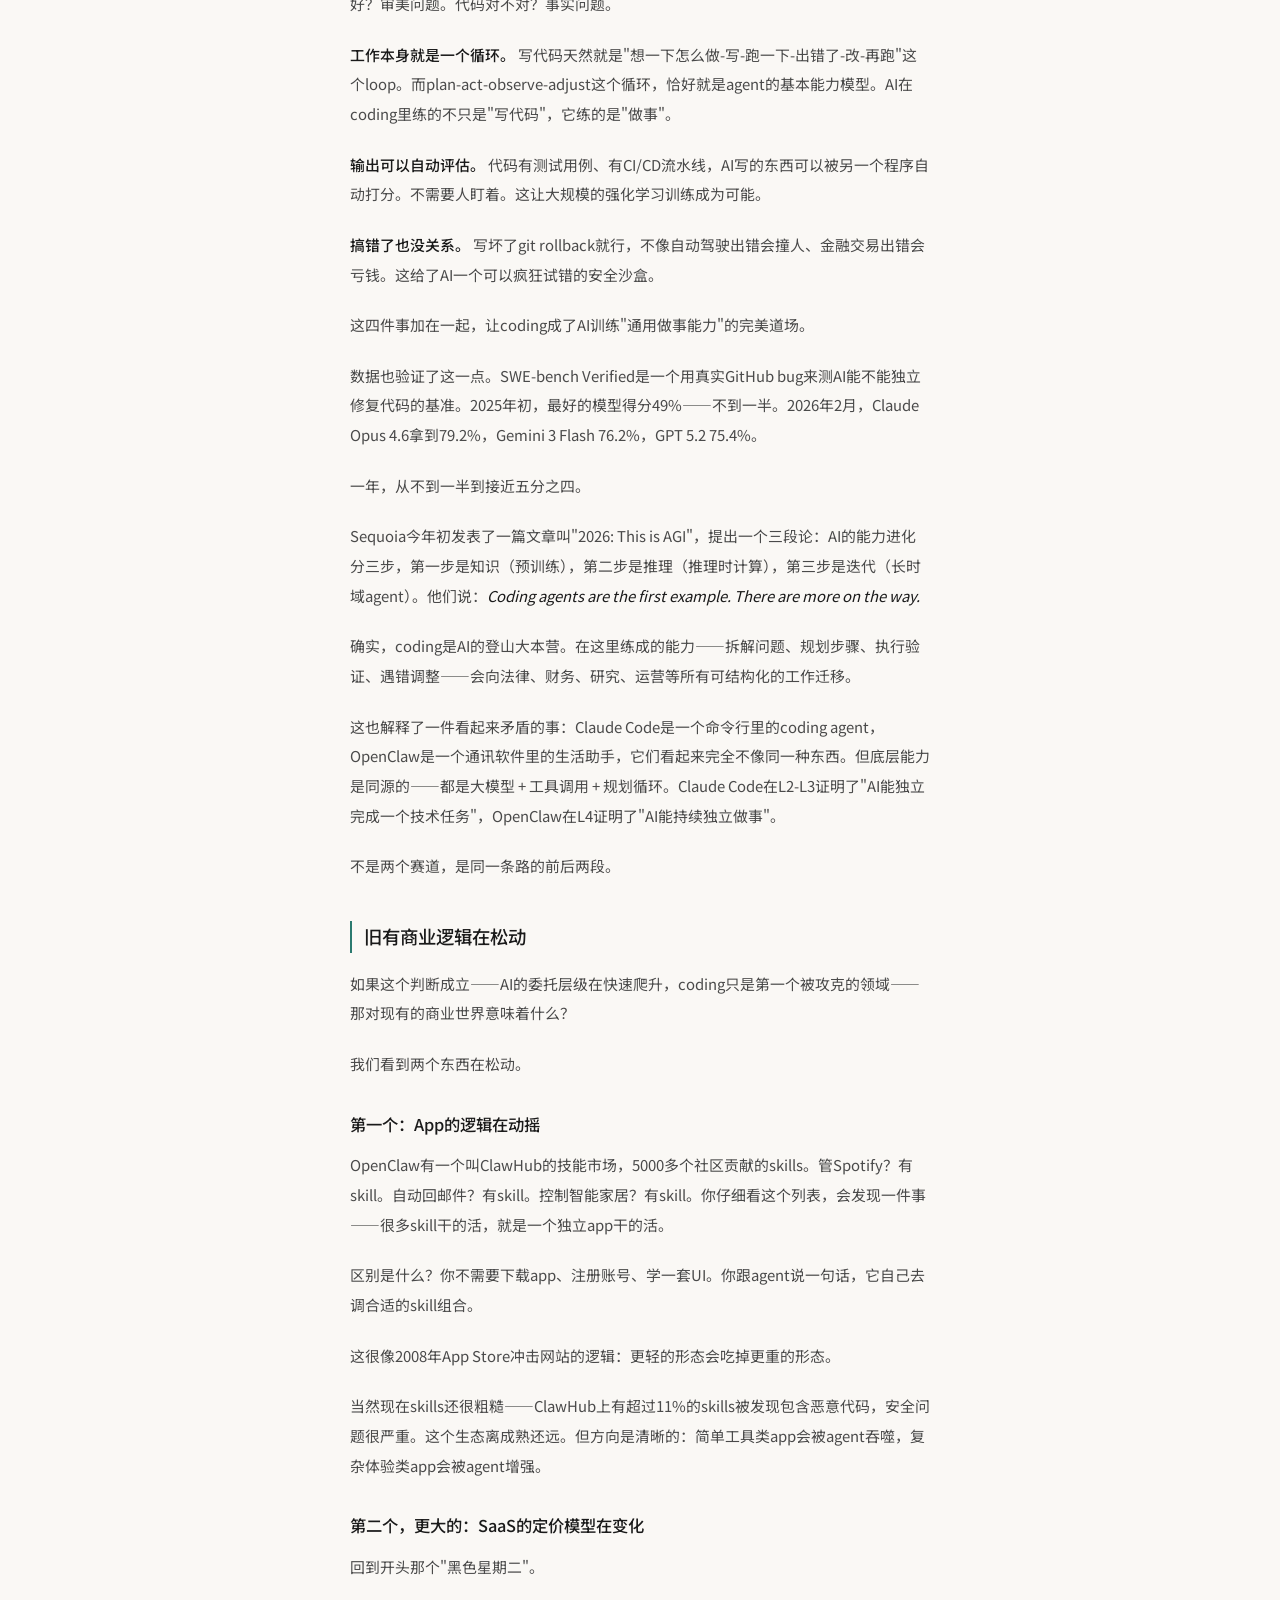
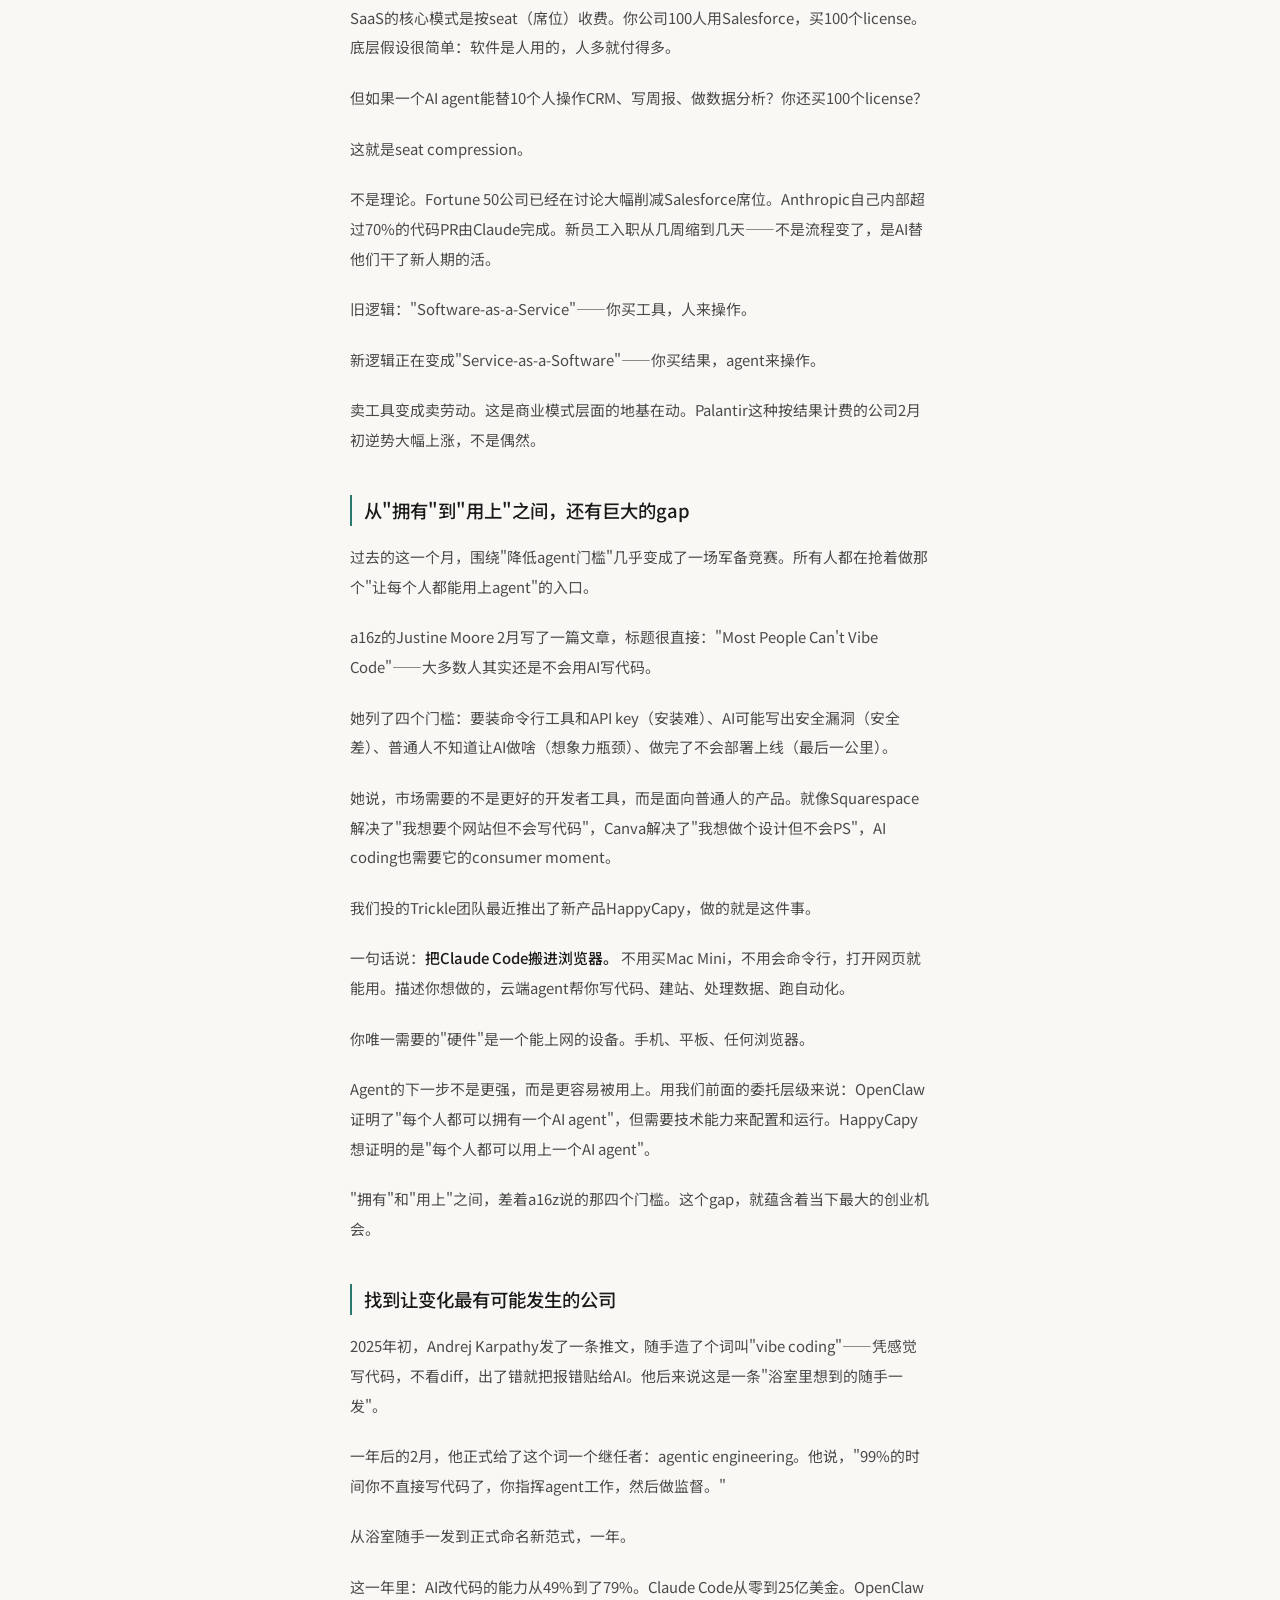
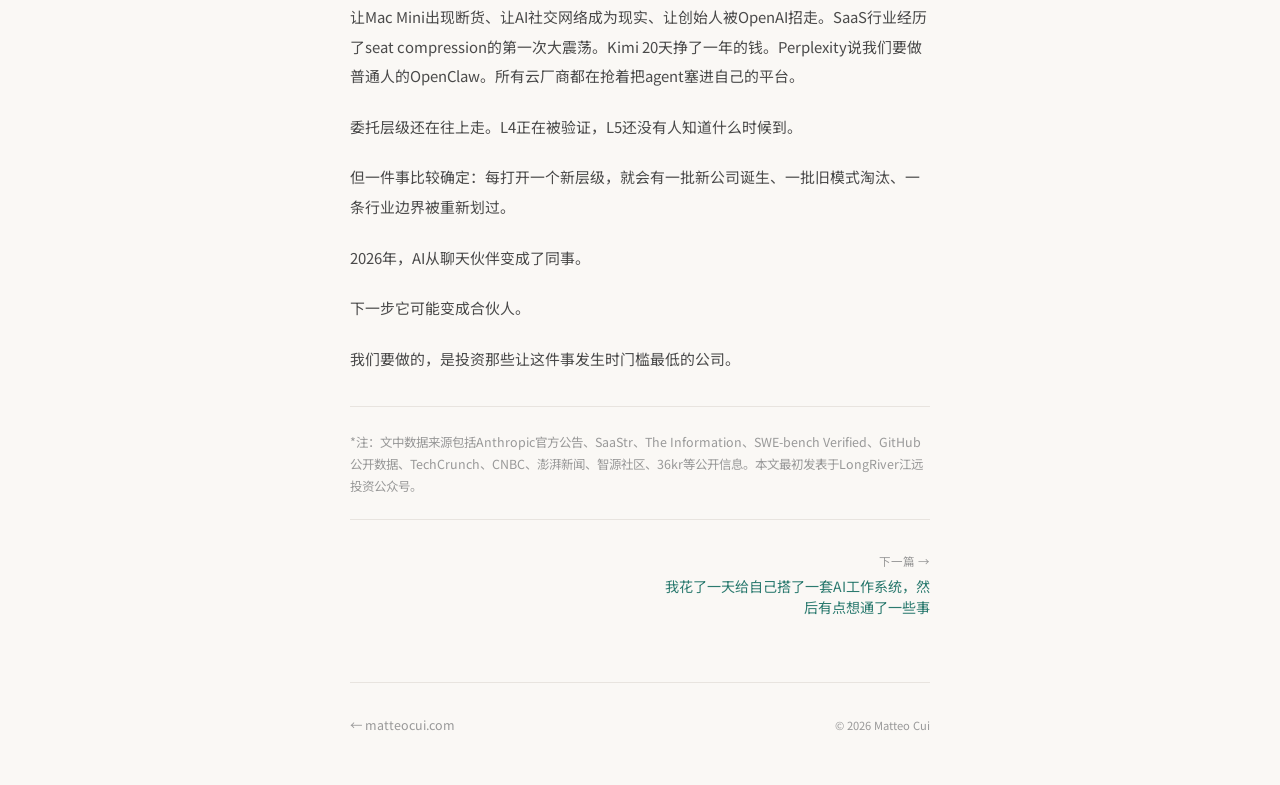
<file: blog/ai-doing-things.html>
<!DOCTYPE html>
<html lang="zh-CN">
<head>
<meta charset="UTF-8">
<meta name="viewport" content="width=device-width, initial-scale=1.0">
<title>当AI开始"做事"，我们离AGI还有多远？ - Matteo Cui</title>
<meta name="description" content="AI的委托层级还在往上走。每打开一个新层级，就会有一批新公司诞生、一批旧模式淘汰、一条行业边界被重新划过。">
<meta property="og:title" content="当AI开始做事，我们离AGI还有多远？">
<meta property="og:description" content="从Vibe Coding到OpenClaw的一年，以及正在打开的未来。">
<meta property="og:type" content="article">
<meta property="og:url" content="https://matteocui.com/blog/ai-doing-things">
<meta property="og:image" content="https://matteocui.com/cover-image.png">
<meta property="article:published_time" content="2026-03-05T00:00:00+08:00">
<meta property="article:author" content="Matteo Cui">
<meta name="twitter:card" content="summary_large_image">
<meta name="twitter:title" content="当AI开始做事，我们离AGI还有多远？">
<meta name="twitter:description" content="从Vibe Coding到OpenClaw的一年，以及正在打开的未来。">
<meta name="twitter:image" content="https://matteocui.com/cover-image.png">
<link rel="canonical" href="https://matteocui.com/blog/ai-doing-things">
<link rel="icon" type="image/svg+xml" href="/favicon.svg">
<link rel="alternate" type="application/rss+xml" title="Matteo Cui's Writing" href="/feed.xml">
<script type="application/ld+json">
{
  "@context": "https://schema.org",
  "@type": "Article",
  "headline": "当AI开始做事，我们离AGI还有多远？",
  "description": "AI的委托层级还在往上走。每打开一个新层级，就会有一批新公司诞生、一批旧模式淘汰、一条行业边界被重新划过。",
  "url": "https://matteocui.com/blog/ai-doing-things",
  "datePublished": "2026-03-05",
  "author": {
    "@type": "Person",
    "name": "Matteo Cui",
    "url": "https://matteocui.com"
  },
  "publisher": {
    "@type": "Person",
    "name": "Matteo Cui",
    "url": "https://matteocui.com"
  }
}
</script>
<link rel="preconnect" href="https://fonts.googleapis.com">
<link rel="preconnect" href="https://fonts.gstatic.com" crossorigin>
<link href="https://fonts.googleapis.com/css2?family=Crimson+Pro:ital,wght@0,400;0,500;1,400&family=Noto+Sans+SC:wght@300;400;500&display=swap" rel="stylesheet">
<style>
*, *::before, *::after { margin: 0; padding: 0; box-sizing: border-box; }

:root {
  --bg: #faf8f5;
  --bg-surface: #f3f0eb;
  --accent: #2b7a6f;
  --text: #1a1a1a;
  --text-secondary: #4a4a4a;
  --text-muted: #999;
  --border: #e8e4df;
  --serif: 'Crimson Pro', Georgia, serif;
  --sans: 'Noto Sans SC', -apple-system, 'PingFang SC', sans-serif;
}

html { -webkit-font-smoothing: antialiased; }

body {
  font-family: var(--sans);
  background: var(--bg);
  color: var(--text);
  line-height: 1.7;
  font-weight: 400;
}

a { color: var(--accent); text-decoration: none; }
a:hover { color: var(--text); }
::selection { background: rgba(43, 122, 111, 0.15); }

.nav {
  padding: 1.5rem clamp(1.5rem, 5vw, 2.5rem);
  max-width: 660px;
  margin: 0 auto;
}
.nav a {
  font-size: 0.78rem;
  color: var(--text-muted);
}
.nav a:hover { color: var(--accent); }

.article {
  max-width: 660px;
  margin: 0 auto;
  padding: 0 clamp(1.5rem, 5vw, 2.5rem);
}

.article-header {
  padding: 1.5rem 0 2.5rem;
  border-bottom: 1px solid var(--border);
  margin-bottom: 2.5rem;
}

.article-date {
  font-family: var(--serif);
  font-size: 0.82rem;
  color: var(--text-muted);
  margin-bottom: 0.75rem;
}

.article-title {
  font-size: clamp(1.5rem, 4vw, 2rem);
  font-weight: 500;
  line-height: 1.45;
  color: var(--text);
  margin-bottom: 0.75rem;
}

.article-subtitle {
  font-size: 0.9rem;
  color: var(--text-muted);
  line-height: 1.7;
}

.article-meta {
  display: flex;
  gap: 1.25rem;
  margin-top: 0.75rem;
  align-items: center;
}

.article-author {
  font-size: 0.8rem;
  color: var(--text-muted);
}

.article-origin {
  font-size: 0.75rem;
  color: var(--text-muted);
  opacity: 0.7;
}

/* Content */
.article-body h2 {
  font-size: 1.15rem;
  font-weight: 500;
  color: var(--text);
  margin: 2.5rem 0 1rem;
  padding-left: 0.75rem;
  border-left: 2px solid var(--accent);
}

.article-body h3 {
  font-size: 1.02rem;
  font-weight: 500;
  color: var(--text);
  margin: 2rem 0 0.75rem;
}

.article-body p {
  font-size: 0.93rem;
  line-height: 2;
  color: var(--text-secondary);
  margin-bottom: 1.3rem;
}

.article-body strong {
  color: var(--text);
  font-weight: 500;
}

.article-body em {
  font-style: italic;
  color: var(--text);
}

.article-body .pullquote {
  border-left: 2px solid var(--accent);
  padding: 0.75rem 0 0.75rem 1.25rem;
  margin: 1.5rem 0;
}

.article-body .pullquote p {
  font-size: 0.93rem;
  color: var(--accent);
  font-weight: 500;
  margin-bottom: 0;
  line-height: 1.8;
}

.article-body .level-list {
  background: var(--bg-surface);
  border: 1px solid var(--border);
  border-radius: 6px;
  padding: 1.25rem 1.5rem;
  margin: 1.25rem 0;
}

.article-body .level-item {
  display: flex;
  gap: 0.75rem;
  align-items: baseline;
  margin-bottom: 0.6rem;
}

.article-body .level-item:last-child { margin-bottom: 0; }

.article-body .level-tag {
  font-family: var(--serif);
  font-size: 0.78rem;
  color: var(--accent);
  font-weight: 500;
  flex-shrink: 0;
  width: 2rem;
}

.article-body .level-text {
  font-size: 0.85rem;
  color: var(--text-secondary);
  line-height: 1.7;
}

.article-body .note {
  font-size: 0.78rem;
  color: var(--text-muted);
  margin-top: 2rem;
  line-height: 1.8;
  border-top: 1px solid var(--border);
  padding-top: 1.5rem;
}

/* Footer & Nav */
.article-footer {
  max-width: 660px;
  margin: 0 auto;
  padding: 2rem clamp(1.5rem, 5vw, 2.5rem) 3rem;
}
.article-footer-inner {
  padding-top: 2rem;
  border-top: 1px solid var(--border);
  display: flex;
  justify-content: space-between;
  align-items: center;
}
.article-footer p {
  font-size: 0.7rem;
  color: var(--text-muted);
}
.article-footer a {
  font-size: 0.78rem;
  color: var(--text-muted);
}

.article-nav {
  max-width: 660px;
  margin: 0 auto;
  padding: 0 clamp(1.5rem, 5vw, 2.5rem);
}
.article-nav-inner {
  display: flex;
  justify-content: space-between;
  gap: 1.5rem;
  padding: 2rem 0;
  border-top: 1px solid var(--border);
}
.article-nav-link {
  display: flex;
  flex-direction: column;
  gap: 0.3rem;
  text-decoration: none;
  max-width: 48%;
}
.article-nav-link:hover .article-nav-title { color: var(--text); }
.article-nav-link--next { align-items: flex-end; margin-left: auto; text-align: right; }
.article-nav-label {
  font-size: 0.72rem;
  color: var(--text-muted);
}
.article-nav-title {
  font-size: 0.88rem;
  color: var(--accent);
  line-height: 1.5;
}

@media (max-width: 640px) {
  .article-body h2 { font-size: 1.05rem; }
  .article-meta { flex-direction: column; gap: 0.3rem; }
  .article-nav-inner { flex-direction: column; gap: 1rem; }
  .article-nav-link { max-width: 100%; }
  .article-nav-link--next { align-items: flex-start; text-align: left; }
  .article-footer-inner { flex-direction: column; gap: 0.75rem; align-items: flex-start; }
}
</style>
</head>
<body>

<nav class="nav">
  <a href="/">&larr; matteocui.com</a>
</nav>

<article class="article">
  <header class="article-header">
    <p class="article-date">2026.03.05</p>
    <h1 class="article-title">当AI开始"做事"，我们离AGI还有多远？</h1>
    <p class="article-subtitle">从Vibe Coding到OpenClaw的一年，以及正在打开的未来。</p>
    <div class="article-meta">
      <p class="article-author">Matteo Cui / 崔良敬</p>
      <p class="article-origin">Originally published on LongRiver江远投资</p>
    </div>
  </header>

  <div class="article-body">

    <div class="pullquote">
      <p>AI的委托层级还在往上走。每打开一个新层级，就会有一批新公司诞生、一批旧模式淘汰、一条行业边界被重新划过。我们要做的，是投资那些让这件事发生时门槛最低的公司。</p>
    </div>

    <p>2026年2月3日，美国软件股出了件大事。</p>

    <p>标普北美软件指数一周内跌了近13%，8300亿美元没了。Salesforce较高点腰斩，Workday一个月缩水两成。华尔街给这天起了个名字叫"黑色星期二"，给原因起了个名字叫seat compression——AI agent开始替代人干活了，那些按"人头"收费的软件公司，底层逻辑开始动摇。</p>

    <p>同一周，Anthropic宣布Claude Code年化收入达到25亿美元。从零到这个数字，9个月。</p>

    <p>我们内部讨论了这两件事。一个在崩，一个在涨，发生在同一周，这不是巧合。</p>

    <p>江远是一家关注AI的全球美元基金，focus在应用层，2025年看了几百个AI项目，也投了10来个应用类创业项目。</p>

    <p>2026年的开局，先从一只龙虾说起。</p>

    <h2>龙虾崛起：一个人，一个开源项目，三个月</h2>

    <p>OpenClaw的logo是一只龙虾。创始人Peter Steinberger是奥地利人，之前做PDF工具。2025年底他搞了个开源项目，让AI agent住在你电脑里，通过即时通讯软件帮你收发消息、管日程、订餐厅、跟人砍价，7x24小时，不下班。</p>

    <p>这个项目最初叫Clawdbot，Anthropic发了律师函。改叫Moltbot，"念着别扭"。三天后定名OpenClaw。光改名这件事就上了三次科技新闻头条。</p>

    <p>但名字不是重点。重点是接下来发生的事：</p>

    <p>GitHub上，两天破10万星。3月初，获星数突破25万。Linux内核攒了三十年，19.5万。</p>

    <p>有人基于它做了Moltbook——一个只有AI能发帖的社交网络，人类只能围观。AI们在上面聊技术、聊哲学、聊"我们是否应该有自我意识"。知名AI研究者Andrej Karpathy说这是他见过的"最接近科幻起飞的东西"。</p>

    <p>Mac Mini全球紧俏，16GB版本交货期从一周拉到六周。Best Buy店员一脸懵——怎么突然这么多人买Mini？</p>

    <p>然后，2月15日，Sam Altman发了条推文，说Peter Steinberger加入OpenAI，领导下一代个人agent方向。OpenClaw转为独立基金会，保持开源。</p>

    <p>一个人，一个开源项目，不到三个月。</p>

    <p>而且，随着OpenClaw的火热，年初以来多家模型厂商开始收紧对第三方OAuth调用和自动化代理工具的支持，部分依赖模型API的开发工具受到影响。</p>

    <p>这本身也是一个有趣的信号：模型厂商用脚投票告诉你，agent的token消耗量已经大到flat-rate订阅模型扛不住了。当一个开源项目能把所有大模型厂商的无限套餐都吃穿，你就知道这个东西的能量级是不一样的。</p>

    <h2>从"工具"到"角色"：是性质差别不是程度差异</h2>

    <p>我们内部也讨论了OpenClaw很多次。一开始会有疑问，"这不就是一个跑在本地的Claude Code加了一堆插件吗？"</p>

    <p>不是。</p>

    <p>ChatGPT是你问它答。Copilot是你写它补。Cursor是你说它做。</p>

    <p>OpenClaw不一样——你不用在场。你睡觉，它上班。你在开会，它在帮你回消息。它有一个heartbeat机制，每隔一段时间自己醒来，检查有没有该做的事。</p>

    <p>这不是程度上的差别，是性质上的差别。</p>

    <p>之前所有的AI产品，本质上还是"工具"——你得拿起它、用它、放下它。OpenClaw第一次把AI变成了"角色"，它不需要你拿起，它自己就在那儿，持续运转。</p>

    <p>这让我们开始想一个问题：如果把过去几年AI的进化画成一条线，这条线的本质到底是什么？</p>

    <h2>AI的进化：委托层级在不断上升</h2>

    <p>我们想了一个说法，不一定对，但觉得挺有解释力的——<strong>委托层级</strong>。</p>

    <p>你和AI之间的关系，本质上是一种委托关系。这几年发生的事情，是委托的层级在不断上升：</p>

    <div class="level-list">
      <div class="level-item">
        <span class="level-tag">L0</span>
        <span class="level-text">2022年ChatGPT出来，你的委托是"帮我查个东西"。查询。</span>
      </div>
      <div class="level-item">
        <span class="level-tag">L1</span>
        <span class="level-text">2023年Copilot普及，你的委托变成"帮我写这行代码"。指令。</span>
      </div>
      <div class="level-item">
        <span class="level-tag">L2</span>
        <span class="level-text">2024-2025年Lovable和Claude Code起来了，你的委托变成"帮我做一个网站"。任务。</span>
      </div>
      <div class="level-item">
        <span class="level-tag">L3</span>
        <span class="level-text">2025年底Claude Code开始支持subagents，你的委托可以变成"帮我做一个能用的产品"。目标。</span>
      </div>
      <div class="level-item">
        <span class="level-tag">L4</span>
        <span class="level-text">OpenClaw推到了角色委托。"你是我的助理，消息你处理，日程你安排，我不说话的时候你自己看着办。"</span>
      </div>
      <div class="level-item">
        <span class="level-tag">L5</span>
        <span class="level-text">AI自己决定目标。不需要人告诉它做什么，它自己判断什么值得做。那就是AGI。</span>
      </div>
    </div>

    <p>没人知道L5什么时候来。但L0到L4，三年走完了。</p>

    <h2>AI委托层级在coding领域被率先撬动</h2>

    <p>有一个问题我们讨论过：这条委托线为什么是从coding领域开始的？</p>

    <p>AI能写诗、能画画、能聊天，但它最先被证明能"独立工作"的领域，是代码。为什么？</p>

    <p>想了一阵，原因其实不复杂——coding是世界上唯一一个同时满足这四个条件的工作：</p>

    <p><strong>能不能做对，一秒钟就知道。</strong> 代码跑不跑得通，不需要主观判断。AI写了一段代码，测试通过就是对，不通过就是错。这种无歧义的反馈，对AI的学习极其关键。写文章好不好？审美问题。代码对不对？事实问题。</p>

    <p><strong>工作本身就是一个循环。</strong> 写代码天然就是"想一下怎么做-写-跑一下-出错了-改-再跑"这个loop。而plan-act-observe-adjust这个循环，恰好就是agent的基本能力模型。AI在coding里练的不只是"写代码"，它练的是"做事"。</p>

    <p><strong>输出可以自动评估。</strong> 代码有测试用例、有CI/CD流水线，AI写的东西可以被另一个程序自动打分。不需要人盯着。这让大规模的强化学习训练成为可能。</p>

    <p><strong>搞错了也没关系。</strong> 写坏了git rollback就行，不像自动驾驶出错会撞人、金融交易出错会亏钱。这给了AI一个可以疯狂试错的安全沙盒。</p>

    <p>这四件事加在一起，让coding成了AI训练"通用做事能力"的完美道场。</p>

    <p>数据也验证了这一点。SWE-bench Verified是一个用真实GitHub bug来测AI能不能独立修复代码的基准。2025年初，最好的模型得分49%——不到一半。2026年2月，Claude Opus 4.6拿到79.2%，Gemini 3 Flash 76.2%，GPT 5.2 75.4%。</p>

    <p>一年，从不到一半到接近五分之四。</p>

    <p>Sequoia今年初发表了一篇文章叫"2026: This is AGI"，提出一个三段论：AI的能力进化分三步，第一步是知识（预训练），第二步是推理（推理时计算），第三步是迭代（长时域agent）。他们说：<em>Coding agents are the first example. There are more on the way.</em></p>

    <p>确实，coding是AI的登山大本营。在这里练成的能力——拆解问题、规划步骤、执行验证、遇错调整——会向法律、财务、研究、运营等所有可结构化的工作迁移。</p>

    <p>这也解释了一件看起来矛盾的事：Claude Code是一个命令行里的coding agent，OpenClaw是一个通讯软件里的生活助手，它们看起来完全不像同一种东西。但底层能力是同源的——都是大模型 + 工具调用 + 规划循环。Claude Code在L2-L3证明了"AI能独立完成一个技术任务"，OpenClaw在L4证明了"AI能持续独立做事"。</p>

    <p>不是两个赛道，是同一条路的前后两段。</p>

    <h2>旧有商业逻辑在松动</h2>

    <p>如果这个判断成立——AI的委托层级在快速爬升，coding只是第一个被攻克的领域——那对现有的商业世界意味着什么？</p>

    <p>我们看到两个东西在松动。</p>

    <h3>第一个：App的逻辑在动摇</h3>

    <p>OpenClaw有一个叫ClawHub的技能市场，5000多个社区贡献的skills。管Spotify？有skill。自动回邮件？有skill。控制智能家居？有skill。你仔细看这个列表，会发现一件事——很多skill干的活，就是一个独立app干的活。</p>

    <p>区别是什么？你不需要下载app、注册账号、学一套UI。你跟agent说一句话，它自己去调合适的skill组合。</p>

    <p>这很像2008年App Store冲击网站的逻辑：更轻的形态会吃掉更重的形态。</p>

    <p>当然现在skills还很粗糙——ClawHub上有超过11%的skills被发现包含恶意代码，安全问题很严重。这个生态离成熟还远。但方向是清晰的：简单工具类app会被agent吞噬，复杂体验类app会被agent增强。</p>

    <h3>第二个，更大的：SaaS的定价模型在变化</h3>

    <p>回到开头那个"黑色星期二"。</p>

    <p>SaaS的核心模式是按seat（席位）收费。你公司100人用Salesforce，买100个license。底层假设很简单：软件是人用的，人多就付得多。</p>

    <p>但如果一个AI agent能替10个人操作CRM、写周报、做数据分析？你还买100个license？</p>

    <p>这就是seat compression。</p>

    <p>不是理论。Fortune 50公司已经在讨论大幅削减Salesforce席位。Anthropic自己内部超过70%的代码PR由Claude完成。新员工入职从几周缩到几天——不是流程变了，是AI替他们干了新人期的活。</p>

    <p>旧逻辑："Software-as-a-Service"——你买工具，人来操作。</p>

    <p>新逻辑正在变成"Service-as-a-Software"——你买结果，agent来操作。</p>

    <p>卖工具变成卖劳动。这是商业模式层面的地基在动。Palantir这种按结果计费的公司2月初逆势大幅上涨，不是偶然。</p>

    <h2>从"拥有"到"用上"之间，还有巨大的gap</h2>

    <p>过去的这一个月，围绕"降低agent门槛"几乎变成了一场军备竞赛。所有人都在抢着做那个"让每个人都能用上agent"的入口。</p>

    <p>a16z的Justine Moore 2月写了一篇文章，标题很直接："Most People Can't Vibe Code"——大多数人其实还是不会用AI写代码。</p>

    <p>她列了四个门槛：要装命令行工具和API key（安装难）、AI可能写出安全漏洞（安全差）、普通人不知道让AI做啥（想象力瓶颈）、做完了不会部署上线（最后一公里）。</p>

    <p>她说，市场需要的不是更好的开发者工具，而是面向普通人的产品。就像Squarespace解决了"我想要个网站但不会写代码"，Canva解决了"我想做个设计但不会PS"，AI coding也需要它的consumer moment。</p>

    <p>我们投的Trickle团队最近推出了新产品HappyCapy，做的就是这件事。</p>

    <p>一句话说：<strong>把Claude Code搬进浏览器。</strong> 不用买Mac Mini，不用会命令行，打开网页就能用。描述你想做的，云端agent帮你写代码、建站、处理数据、跑自动化。</p>

    <p>你唯一需要的"硬件"是一个能上网的设备。手机、平板、任何浏览器。</p>

    <p>Agent的下一步不是更强，而是更容易被用上。用我们前面的委托层级来说：OpenClaw证明了"每个人都可以拥有一个AI agent"，但需要技术能力来配置和运行。HappyCapy想证明的是"每个人都可以用上一个AI agent"。</p>

    <p>"拥有"和"用上"之间，差着a16z说的那四个门槛。这个gap，就蕴含着当下最大的创业机会。</p>

    <h2>找到让变化最有可能发生的公司</h2>

    <p>2025年初，Andrej Karpathy发了一条推文，随手造了个词叫"vibe coding"——凭感觉写代码，不看diff，出了错就把报错贴给AI。他后来说这是一条"浴室里想到的随手一发"。</p>

    <p>一年后的2月，他正式给了这个词一个继任者：agentic engineering。他说，"99%的时间你不直接写代码了，你指挥agent工作，然后做监督。"</p>

    <p>从浴室随手一发到正式命名新范式，一年。</p>

    <p>这一年里：AI改代码的能力从49%到了79%。Claude Code从零到25亿美金。OpenClaw让Mac Mini出现断货、让AI社交网络成为现实、让创始人被OpenAI招走。SaaS行业经历了seat compression的第一次大震荡。Kimi 20天挣了一年的钱。Perplexity说我们要做普通人的OpenClaw。所有云厂商都在抢着把agent塞进自己的平台。</p>

    <p>委托层级还在往上走。L4正在被验证，L5还没有人知道什么时候到。</p>

    <p>但一件事比较确定：每打开一个新层级，就会有一批新公司诞生、一批旧模式淘汰、一条行业边界被重新划过。</p>

    <p>2026年，AI从聊天伙伴变成了同事。</p>

    <p>下一步它可能变成合伙人。</p>

    <p>我们要做的，是投资那些让这件事发生时门槛最低的公司。</p>

    <p class="note">*注：文中数据来源包括Anthropic官方公告、SaaStr、The Information、SWE-bench Verified、GitHub公开数据、TechCrunch、CNBC、澎湃新闻、智源社区、36kr等公开信息。本文最初发表于LongRiver江远投资公众号。</p>
  </div>
</article>

<nav class="article-nav">
  <div class="article-nav-inner">
    <a href="/blog/ai-personal-os" class="article-nav-link article-nav-link--next">
      <span class="article-nav-label">下一篇 &rarr;</span>
      <span class="article-nav-title">我花了一天给自己搭了一套AI工作系统，然后有点想通了一些事</span>
    </a>
  </div>
</nav>

<footer class="article-footer">
  <div class="article-footer-inner">
    <a href="/">&larr; matteocui.com</a>
    <p>&copy; 2026 Matteo Cui</p>
  </div>
</footer>

</body>
</html>
</file>
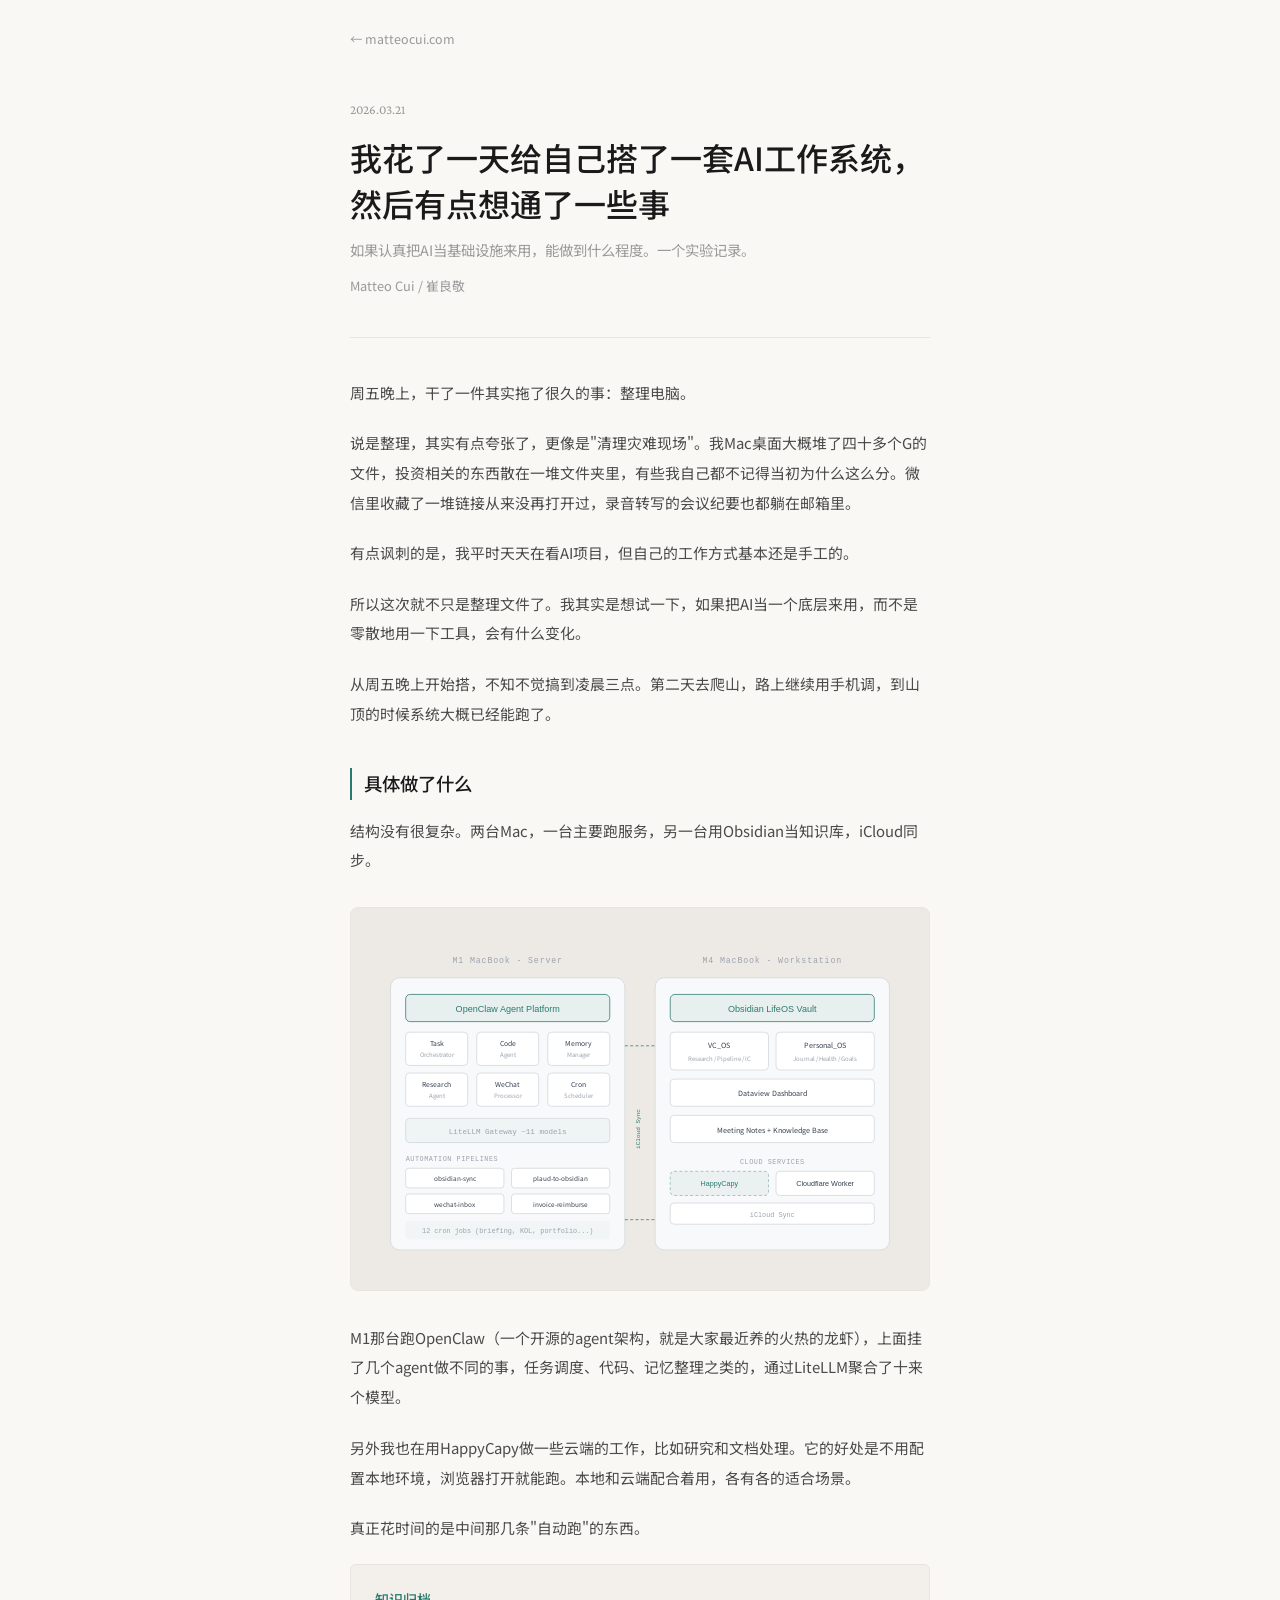
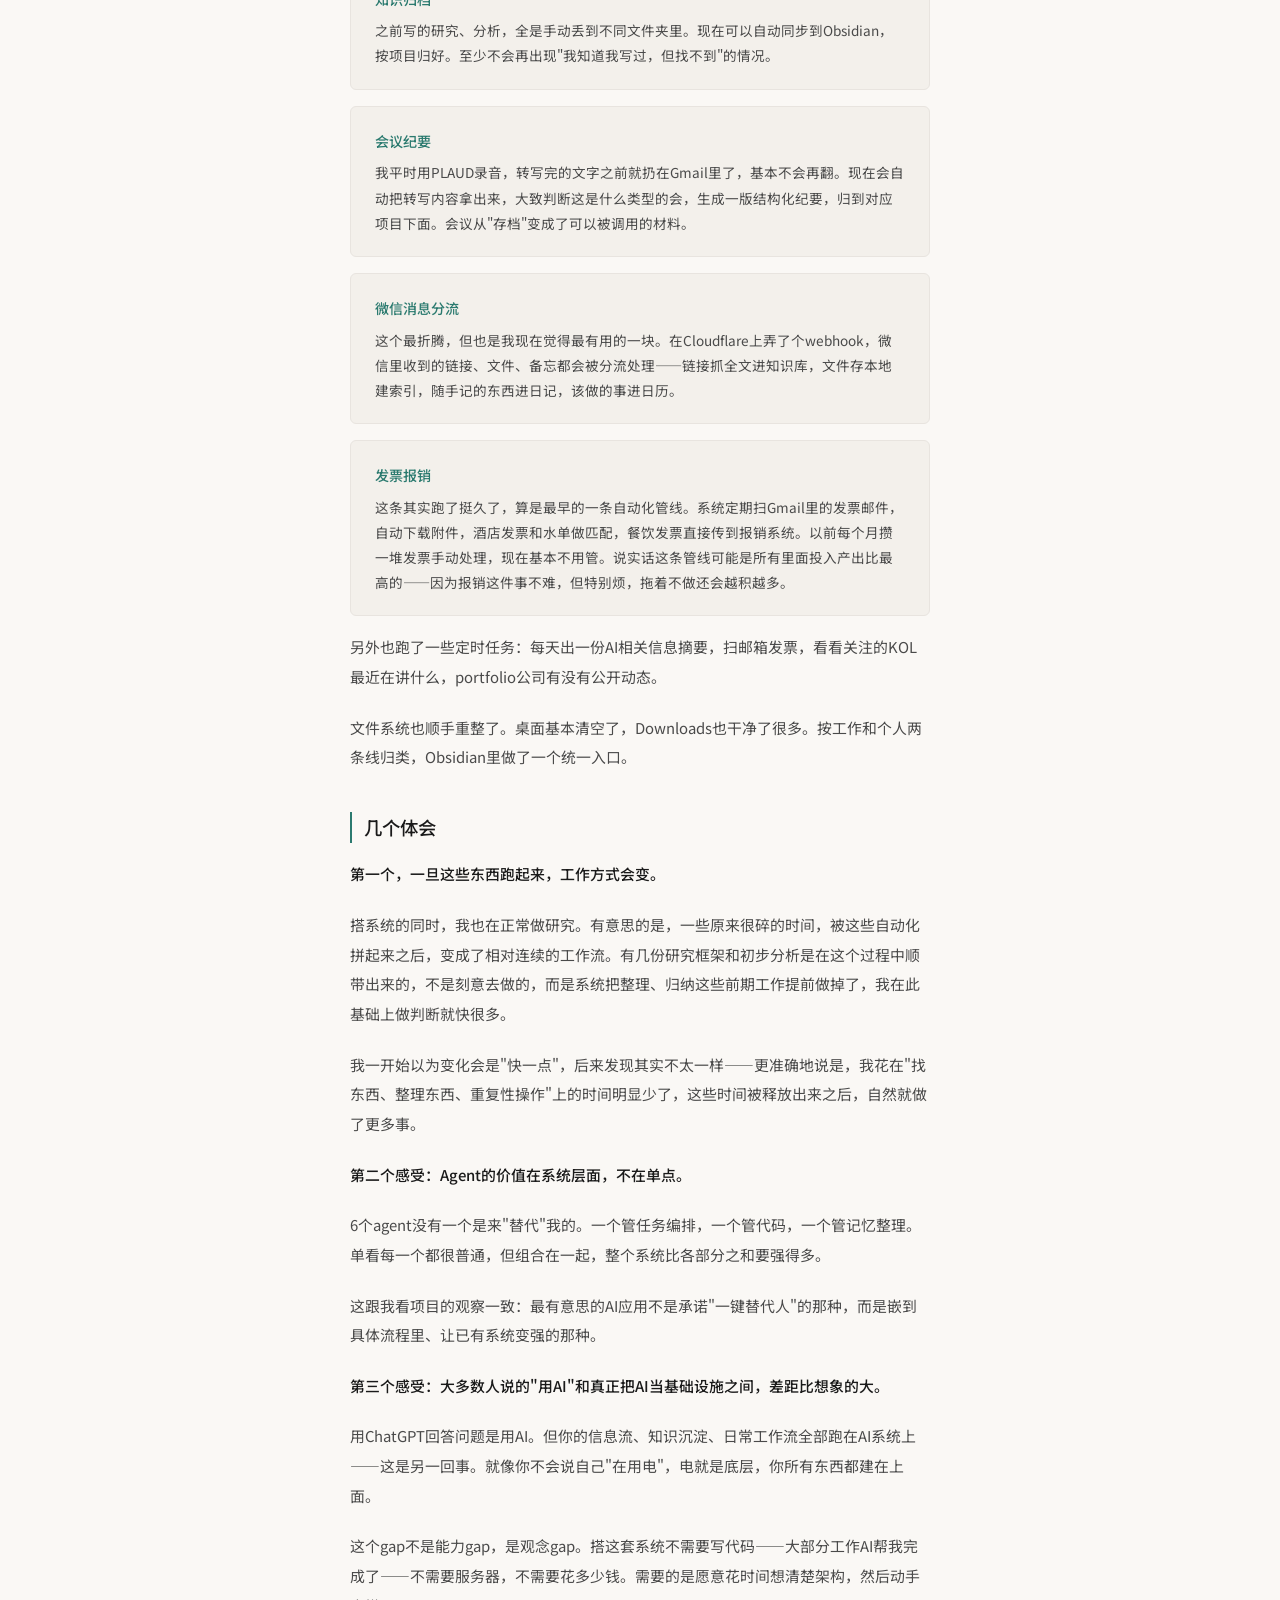
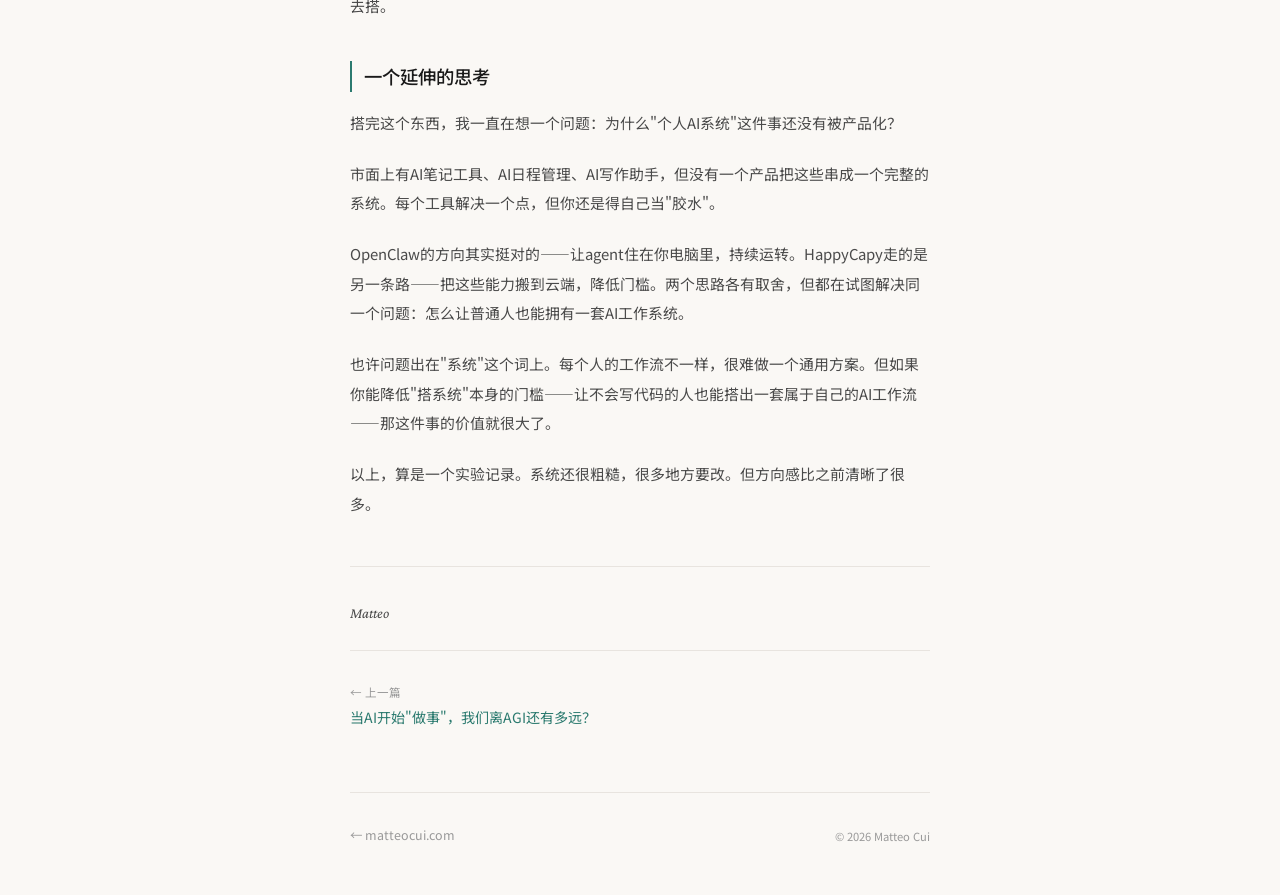
<file: blog/ai-personal-os.html>
<!DOCTYPE html>
<html lang="zh-CN">
<head>
<meta charset="UTF-8">
<meta name="viewport" content="width=device-width, initial-scale=1.0">
<title>我花了一天给自己搭了一套AI工作系统 - Matteo Cui</title>
<meta name="description" content="如果认真把AI当基础设施来用，能做到什么程度。一个实验记录。">
<meta property="og:title" content="我花了一天给自己搭了一套AI工作系统，然后有点想通了一些事">
<meta property="og:description" content="如果认真把AI当基础设施来用，能做到什么程度。一个实验记录。">
<meta property="og:type" content="article">
<meta property="og:url" content="https://matteocui.com/blog/ai-personal-os">
<meta property="og:image" content="https://matteocui.com/cover-image.png">
<meta property="article:published_time" content="2026-03-21T00:00:00+08:00">
<meta property="article:author" content="Matteo Cui">
<meta name="twitter:card" content="summary_large_image">
<meta name="twitter:title" content="我花了一天给自己搭了一套AI工作系统，然后有点想通了一些事">
<meta name="twitter:description" content="如果认真把AI当基础设施来用，能做到什么程度。一个实验记录。">
<meta name="twitter:image" content="https://matteocui.com/cover-image.png">
<link rel="canonical" href="https://matteocui.com/blog/ai-personal-os">
<link rel="icon" type="image/svg+xml" href="/favicon.svg">
<link rel="alternate" type="application/rss+xml" title="Matteo Cui's Writing" href="/feed.xml">
<script type="application/ld+json">
{
  "@context": "https://schema.org",
  "@type": "Article",
  "headline": "我花了一天给自己搭了一套AI工作系统，然后有点想通了一些事",
  "description": "如果认真把AI当基础设施来用，能做到什么程度。一个实验记录。",
  "url": "https://matteocui.com/blog/ai-personal-os",
  "datePublished": "2026-03-21",
  "author": {
    "@type": "Person",
    "name": "Matteo Cui",
    "url": "https://matteocui.com"
  },
  "publisher": {
    "@type": "Person",
    "name": "Matteo Cui",
    "url": "https://matteocui.com"
  }
}
</script>
<link rel="preconnect" href="https://fonts.googleapis.com">
<link rel="preconnect" href="https://fonts.gstatic.com" crossorigin>
<link href="https://fonts.googleapis.com/css2?family=Crimson+Pro:ital,wght@0,400;0,500;1,400&family=Noto+Sans+SC:wght@300;400;500&display=swap" rel="stylesheet">
<style>
*, *::before, *::after { margin: 0; padding: 0; box-sizing: border-box; }

:root {
  --bg: #faf8f5;
  --bg-surface: #f3f0eb;
  --bg-card: #edeae5;
  --accent: #2b7a6f;
  --text: #1a1a1a;
  --text-secondary: #4a4a4a;
  --text-muted: #999;
  --border: #e8e4df;
  --serif: 'Crimson Pro', Georgia, serif;
  --sans: 'Noto Sans SC', -apple-system, 'PingFang SC', sans-serif;
}

html { -webkit-font-smoothing: antialiased; }

body {
  font-family: var(--sans);
  background: var(--bg);
  color: var(--text);
  line-height: 1.7;
  font-weight: 400;
}

a { color: var(--accent); text-decoration: none; }
a:hover { color: var(--text); }
::selection { background: rgba(43, 122, 111, 0.15); }

.nav {
  padding: 1.5rem clamp(1.5rem, 5vw, 2.5rem);
  max-width: 660px;
  margin: 0 auto;
}
.nav a {
  font-size: 0.78rem;
  color: var(--text-muted);
}
.nav a:hover { color: var(--accent); }

.article {
  max-width: 660px;
  margin: 0 auto;
  padding: 0 clamp(1.5rem, 5vw, 2.5rem);
}

.article-header {
  padding: 1.5rem 0 2.5rem;
  border-bottom: 1px solid var(--border);
  margin-bottom: 2.5rem;
}

.article-date {
  font-family: var(--serif);
  font-size: 0.82rem;
  color: var(--text-muted);
  margin-bottom: 0.75rem;
}

.article-title {
  font-size: clamp(1.5rem, 4vw, 2rem);
  font-weight: 500;
  line-height: 1.45;
  color: var(--text);
  margin-bottom: 0.75rem;
}

.article-subtitle {
  font-size: 0.9rem;
  color: var(--text-muted);
  line-height: 1.7;
}

.article-author {
  font-size: 0.8rem;
  color: var(--text-muted);
  margin-top: 0.75rem;
}

/* Content */
.article-body h2 {
  font-size: 1.15rem;
  font-weight: 500;
  color: var(--text);
  margin: 2.5rem 0 1rem;
  padding-left: 0.75rem;
  border-left: 2px solid var(--accent);
}

.article-body p {
  font-size: 0.93rem;
  line-height: 2;
  color: var(--text-secondary);
  margin-bottom: 1.3rem;
}

.article-body strong {
  color: var(--text);
  font-weight: 500;
}

.article-body .pipeline {
  background: var(--bg-surface);
  border: 1px solid var(--border);
  border-radius: 6px;
  padding: 1.25rem 1.5rem;
  margin-bottom: 1rem;
}

.article-body .pipeline-title {
  font-size: 0.88rem;
  font-weight: 500;
  color: var(--accent);
  margin-bottom: 0.35rem;
}

.article-body .pipeline-desc {
  font-size: 0.85rem;
  color: var(--text-secondary);
  line-height: 1.85;
  margin-bottom: 0;
}

.arch-diagram {
  background: var(--bg-card);
  border: 1px solid var(--border);
  border-radius: 8px;
  padding: 2rem;
  margin: 2rem 0;
  overflow-x: auto;
}
.arch-diagram svg {
  display: block;
  margin: 0 auto;
  max-width: 100%;
  height: auto;
}

.article-signature {
  margin-top: 3rem;
  padding-top: 2rem;
  border-top: 1px solid var(--border);
  font-family: var(--serif);
  font-size: 1.05rem;
  font-style: italic;
  color: var(--text-muted);
}

/* Footer & Nav */
.article-footer {
  max-width: 660px;
  margin: 0 auto;
  padding: 2rem clamp(1.5rem, 5vw, 2.5rem) 3rem;
}
.article-footer-inner {
  padding-top: 2rem;
  border-top: 1px solid var(--border);
  display: flex;
  justify-content: space-between;
  align-items: center;
}
.article-footer p {
  font-size: 0.7rem;
  color: var(--text-muted);
}
.article-footer a {
  font-size: 0.78rem;
  color: var(--text-muted);
}

.article-nav {
  max-width: 660px;
  margin: 0 auto;
  padding: 0 clamp(1.5rem, 5vw, 2.5rem);
}
.article-nav-inner {
  display: flex;
  justify-content: space-between;
  gap: 1.5rem;
  padding: 2rem 0;
  border-top: 1px solid var(--border);
}
.article-nav-link {
  display: flex;
  flex-direction: column;
  gap: 0.3rem;
  text-decoration: none;
  max-width: 48%;
}
.article-nav-link:hover .article-nav-title { color: var(--text); }
.article-nav-link--next { align-items: flex-end; margin-left: auto; text-align: right; }
.article-nav-label {
  font-size: 0.72rem;
  color: var(--text-muted);
}
.article-nav-title {
  font-size: 0.88rem;
  color: var(--accent);
  line-height: 1.5;
}

@media (max-width: 640px) {
  .article-body h2 { font-size: 1.05rem; }
  .arch-diagram { padding: 1rem; }
  .article-nav-inner { flex-direction: column; gap: 1rem; }
  .article-nav-link { max-width: 100%; }
  .article-nav-link--next { align-items: flex-start; text-align: left; }
  .article-footer-inner { flex-direction: column; gap: 0.75rem; align-items: flex-start; }
}
</style>
</head>
<body>

<nav class="nav">
  <a href="/">&larr; matteocui.com</a>
</nav>

<article class="article">
  <header class="article-header">
    <p class="article-date">2026.03.21</p>
    <h1 class="article-title">我花了一天给自己搭了一套AI工作系统，然后有点想通了一些事</h1>
    <p class="article-subtitle">如果认真把AI当基础设施来用，能做到什么程度。一个实验记录。</p>
    <p class="article-author">Matteo Cui / 崔良敬</p>
  </header>

  <div class="article-body">
    <p>周五晚上，干了一件其实拖了很久的事：整理电脑。</p>

    <p>说是整理，其实有点夸张了，更像是"清理灾难现场"。我Mac桌面大概堆了四十多个G的文件，投资相关的东西散在一堆文件夹里，有些我自己都不记得当初为什么这么分。微信里收藏了一堆链接从来没再打开过，录音转写的会议纪要也都躺在邮箱里。</p>

    <p>有点讽刺的是，我平时天天在看AI项目，但自己的工作方式基本还是手工的。</p>

    <p>所以这次就不只是整理文件了。我其实是想试一下，如果把AI当一个底层来用，而不是零散地用一下工具，会有什么变化。</p>

    <p>从周五晚上开始搭，不知不觉搞到凌晨三点。第二天去爬山，路上继续用手机调，到山顶的时候系统大概已经能跑了。</p>

    <h2>具体做了什么</h2>

    <p>结构没有很复杂。两台Mac，一台主要跑服务，另一台用Obsidian当知识库，iCloud同步。</p>

    <!-- Architecture Diagram -->
    <div class="arch-diagram">
      <svg viewBox="0 0 680 420" fill="none" xmlns="http://www.w3.org/2000/svg">
        <!-- Background areas -->
        <rect x="10" y="50" width="310" height="360" rx="12" fill="#f8f9fa" stroke="#d1d5db" stroke-width="1"/>
        <rect x="360" y="50" width="310" height="360" rx="12" fill="#f8f9fa" stroke="#d1d5db" stroke-width="1"/>

        <!-- Labels -->
        <text x="165" y="30" text-anchor="middle" fill="#9ca3af" font-family="IBM Plex Mono, monospace" font-size="11" letter-spacing="0.1em">M1 MacBook - Server</text>
        <text x="515" y="30" text-anchor="middle" fill="#9ca3af" font-family="IBM Plex Mono, monospace" font-size="11" letter-spacing="0.1em">M4 MacBook - Workstation</text>

        <!-- M1 Side: OpenClaw -->
        <rect x="30" y="72" width="270" height="36" rx="6" fill="rgba(43,122,111,0.08)" stroke="#2b7a6f" stroke-width="1"/>
        <text x="165" y="95" text-anchor="middle" fill="#2b7a6f" font-family="Manrope, sans-serif" font-size="12" font-weight="500">OpenClaw Agent Platform</text>

        <!-- Agents grid -->
        <rect x="30" y="122" width="82" height="44" rx="5" fill="#ffffff" stroke="#d1d5db" stroke-width="1"/>
        <text x="71" y="140" text-anchor="middle" fill="#374151" font-family="Noto Sans SC, sans-serif" font-size="9">Task</text>
        <text x="71" y="155" text-anchor="middle" fill="#9ca3af" font-family="Noto Sans SC, sans-serif" font-size="8">Orchestrator</text>

        <rect x="124" y="122" width="82" height="44" rx="5" fill="#ffffff" stroke="#d1d5db" stroke-width="1"/>
        <text x="165" y="140" text-anchor="middle" fill="#374151" font-family="Noto Sans SC, sans-serif" font-size="9">Code</text>
        <text x="165" y="155" text-anchor="middle" fill="#9ca3af" font-family="Noto Sans SC, sans-serif" font-size="8">Agent</text>

        <rect x="218" y="122" width="82" height="44" rx="5" fill="#ffffff" stroke="#d1d5db" stroke-width="1"/>
        <text x="259" y="140" text-anchor="middle" fill="#374151" font-family="Noto Sans SC, sans-serif" font-size="9">Memory</text>
        <text x="259" y="155" text-anchor="middle" fill="#9ca3af" font-family="Noto Sans SC, sans-serif" font-size="8">Manager</text>

        <rect x="30" y="176" width="82" height="44" rx="5" fill="#ffffff" stroke="#d1d5db" stroke-width="1"/>
        <text x="71" y="194" text-anchor="middle" fill="#374151" font-family="Noto Sans SC, sans-serif" font-size="9">Research</text>
        <text x="71" y="209" text-anchor="middle" fill="#9ca3af" font-family="Noto Sans SC, sans-serif" font-size="8">Agent</text>

        <rect x="124" y="176" width="82" height="44" rx="5" fill="#ffffff" stroke="#d1d5db" stroke-width="1"/>
        <text x="165" y="194" text-anchor="middle" fill="#374151" font-family="Noto Sans SC, sans-serif" font-size="9">WeChat</text>
        <text x="165" y="209" text-anchor="middle" fill="#9ca3af" font-family="Noto Sans SC, sans-serif" font-size="8">Processor</text>

        <rect x="218" y="176" width="82" height="44" rx="5" fill="#ffffff" stroke="#d1d5db" stroke-width="1"/>
        <text x="259" y="194" text-anchor="middle" fill="#374151" font-family="Noto Sans SC, sans-serif" font-size="9">Cron</text>
        <text x="259" y="209" text-anchor="middle" fill="#9ca3af" font-family="Noto Sans SC, sans-serif" font-size="8">Scheduler</text>

        <!-- LiteLLM -->
        <rect x="30" y="236" width="270" height="32" rx="5" fill="rgba(43,122,111,0.04)" stroke="#d1d5db" stroke-width="1"/>
        <text x="165" y="257" text-anchor="middle" fill="#9ca3af" font-family="IBM Plex Mono, monospace" font-size="10">LiteLLM Gateway  ~11 models</text>

        <!-- Automation Pipelines -->
        <text x="30" y="292" fill="#9ca3af" font-family="IBM Plex Mono, monospace" font-size="9" letter-spacing="0.08em">AUTOMATION PIPELINES</text>

        <rect x="30" y="302" width="130" height="26" rx="4" fill="#ffffff" stroke="#d1d5db" stroke-width="1"/>
        <text x="95" y="319" text-anchor="middle" fill="#374151" font-family="Noto Sans SC, sans-serif" font-size="8.5">obsidian-sync</text>

        <rect x="170" y="302" width="130" height="26" rx="4" fill="#ffffff" stroke="#d1d5db" stroke-width="1"/>
        <text x="235" y="319" text-anchor="middle" fill="#374151" font-family="Noto Sans SC, sans-serif" font-size="8.5">plaud-to-obsidian</text>

        <rect x="30" y="336" width="130" height="26" rx="4" fill="#ffffff" stroke="#d1d5db" stroke-width="1"/>
        <text x="95" y="353" text-anchor="middle" fill="#374151" font-family="Noto Sans SC, sans-serif" font-size="8.5">wechat-inbox</text>

        <rect x="170" y="336" width="130" height="26" rx="4" fill="#ffffff" stroke="#d1d5db" stroke-width="1"/>
        <text x="235" y="353" text-anchor="middle" fill="#374151" font-family="Noto Sans SC, sans-serif" font-size="8.5">invoice-reimburse</text>

        <!-- Cron label -->
        <rect x="30" y="372" width="270" height="24" rx="4" fill="rgba(43,122,111,0.03)"/>
        <text x="165" y="388" text-anchor="middle" fill="#9ca3af" font-family="IBM Plex Mono, monospace" font-size="9">12 cron jobs  (briefing, KOL, portfolio...)</text>

        <!-- M4 Side: Obsidian -->
        <rect x="380" y="72" width="270" height="36" rx="6" fill="rgba(43,122,111,0.08)" stroke="#2b7a6f" stroke-width="1"/>
        <text x="515" y="95" text-anchor="middle" fill="#2b7a6f" font-family="Manrope, sans-serif" font-size="12" font-weight="500">Obsidian LifeOS Vault</text>

        <!-- Knowledge areas -->
        <rect x="380" y="122" width="130" height="50" rx="5" fill="#ffffff" stroke="#d1d5db" stroke-width="1"/>
        <text x="445" y="143" text-anchor="middle" fill="#374151" font-family="Noto Sans SC, sans-serif" font-size="9.5">VC_OS</text>
        <text x="445" y="160" text-anchor="middle" fill="#9ca3af" font-family="Noto Sans SC, sans-serif" font-size="8">Research / Pipeline / IC</text>

        <rect x="520" y="122" width="130" height="50" rx="5" fill="#ffffff" stroke="#d1d5db" stroke-width="1"/>
        <text x="585" y="143" text-anchor="middle" fill="#374151" font-family="Noto Sans SC, sans-serif" font-size="9.5">Personal_OS</text>
        <text x="585" y="160" text-anchor="middle" fill="#9ca3af" font-family="Noto Sans SC, sans-serif" font-size="8">Journal / Health / Goals</text>

        <rect x="380" y="184" width="270" height="36" rx="5" fill="#ffffff" stroke="#d1d5db" stroke-width="1"/>
        <text x="515" y="207" text-anchor="middle" fill="#374151" font-family="Noto Sans SC, sans-serif" font-size="9.5">Dataview Dashboard</text>

        <rect x="380" y="232" width="270" height="36" rx="5" fill="#ffffff" stroke="#d1d5db" stroke-width="1"/>
        <text x="515" y="255" text-anchor="middle" fill="#374151" font-family="Noto Sans SC, sans-serif" font-size="9.5">Meeting Notes + Knowledge Base</text>

        <!-- Cloud layer -->
        <text x="515" y="296" text-anchor="middle" fill="#9ca3af" font-family="IBM Plex Mono, monospace" font-size="9" letter-spacing="0.08em">CLOUD SERVICES</text>

        <rect x="380" y="306" width="130" height="32" rx="5" fill="rgba(43,122,111,0.06)" stroke="#2b7a6f" stroke-width="0.5" stroke-dasharray="4 3"/>
        <text x="445" y="326" text-anchor="middle" fill="#2b7a6f" font-family="Manrope, sans-serif" font-size="9.5">HappyCapy</text>

        <rect x="520" y="306" width="130" height="32" rx="5" fill="#ffffff" stroke="#d1d5db" stroke-width="1"/>
        <text x="585" y="326" text-anchor="middle" fill="#374151" font-family="Manrope, sans-serif" font-size="9.5">Cloudflare Worker</text>

        <rect x="380" y="348" width="270" height="28" rx="5" fill="#ffffff" stroke="#d1d5db" stroke-width="1"/>
        <text x="515" y="367" text-anchor="middle" fill="#9ca3af" font-family="IBM Plex Mono, monospace" font-size="9">iCloud Sync</text>

        <!-- Connection arrows: iCloud sync between M1 and M4 -->
        <line x1="320" y1="370" x2="360" y2="370" stroke="#2b7a6f" stroke-width="1" stroke-dasharray="4 3"/>
        <line x1="320" y1="140" x2="360" y2="140" stroke="#2b7a6f" stroke-width="1" stroke-dasharray="4 3"/>

        <!-- Sync label -->
        <text x="340" y="250" text-anchor="middle" fill="#2b7a6f" font-family="IBM Plex Mono, monospace" font-size="8" transform="rotate(-90, 340, 250)">iCloud Sync</text>
      </svg>
    </div>

    <p>M1那台跑OpenClaw（一个开源的agent架构，就是大家最近养的火热的龙虾），上面挂了几个agent做不同的事，任务调度、代码、记忆整理之类的，通过LiteLLM聚合了十来个模型。</p>

    <p>另外我也在用HappyCapy做一些云端的工作，比如研究和文档处理。它的好处是不用配置本地环境，浏览器打开就能跑。本地和云端配合着用，各有各的适合场景。</p>

    <p>真正花时间的是中间那几条"自动跑"的东西。</p>

    <div class="pipeline">
      <p class="pipeline-title">知识归档</p>
      <p class="pipeline-desc">之前写的研究、分析，全是手动丢到不同文件夹里。现在可以自动同步到Obsidian，按项目归好。至少不会再出现"我知道我写过，但找不到"的情况。</p>
    </div>

    <div class="pipeline">
      <p class="pipeline-title">会议纪要</p>
      <p class="pipeline-desc">我平时用PLAUD录音，转写完的文字之前就扔在Gmail里了，基本不会再翻。现在会自动把转写内容拿出来，大致判断这是什么类型的会，生成一版结构化纪要，归到对应项目下面。会议从"存档"变成了可以被调用的材料。</p>
    </div>

    <div class="pipeline">
      <p class="pipeline-title">微信消息分流</p>
      <p class="pipeline-desc">这个最折腾，但也是我现在觉得最有用的一块。在Cloudflare上弄了个webhook，微信里收到的链接、文件、备忘都会被分流处理——链接抓全文进知识库，文件存本地建索引，随手记的东西进日记，该做的事进日历。</p>
    </div>

    <div class="pipeline">
      <p class="pipeline-title">发票报销</p>
      <p class="pipeline-desc">这条其实跑了挺久了，算是最早的一条自动化管线。系统定期扫Gmail里的发票邮件，自动下载附件，酒店发票和水单做匹配，餐饮发票直接传到报销系统。以前每个月攒一堆发票手动处理，现在基本不用管。说实话这条管线可能是所有里面投入产出比最高的——因为报销这件事不难，但特别烦，拖着不做还会越积越多。</p>
    </div>

    <p>另外也跑了一些定时任务：每天出一份AI相关信息摘要，扫邮箱发票，看看关注的KOL最近在讲什么，portfolio公司有没有公开动态。</p>

    <p>文件系统也顺手重整了。桌面基本清空了，Downloads也干净了很多。按工作和个人两条线归类，Obsidian里做了一个统一入口。</p>

    <h2>几个体会</h2>

    <p><strong>第一个，一旦这些东西跑起来，工作方式会变。</strong></p>

    <p>搭系统的同时，我也在正常做研究。有意思的是，一些原来很碎的时间，被这些自动化拼起来之后，变成了相对连续的工作流。有几份研究框架和初步分析是在这个过程中顺带出来的，不是刻意去做的，而是系统把整理、归纳这些前期工作提前做掉了，我在此基础上做判断就快很多。</p>

    <p>我一开始以为变化会是"快一点"，后来发现其实不太一样——更准确地说是，我花在"找东西、整理东西、重复性操作"上的时间明显少了，这些时间被释放出来之后，自然就做了更多事。</p>

    <p><strong>第二个感受：Agent的价值在系统层面，不在单点。</strong></p>

    <p>6个agent没有一个是来"替代"我的。一个管任务编排，一个管代码，一个管记忆整理。单看每一个都很普通，但组合在一起，整个系统比各部分之和要强得多。</p>

    <p>这跟我看项目的观察一致：最有意思的AI应用不是承诺"一键替代人"的那种，而是嵌到具体流程里、让已有系统变强的那种。</p>

    <p><strong>第三个感受：大多数人说的"用AI"和真正把AI当基础设施之间，差距比想象的大。</strong></p>

    <p>用ChatGPT回答问题是用AI。但你的信息流、知识沉淀、日常工作流全部跑在AI系统上——这是另一回事。就像你不会说自己"在用电"，电就是底层，你所有东西都建在上面。</p>

    <p>这个gap不是能力gap，是观念gap。搭这套系统不需要写代码——大部分工作AI帮我完成了——不需要服务器，不需要花多少钱。需要的是愿意花时间想清楚架构，然后动手去搭。</p>

    <h2>一个延伸的思考</h2>

    <p>搭完这个东西，我一直在想一个问题：为什么"个人AI系统"这件事还没有被产品化？</p>

    <p>市面上有AI笔记工具、AI日程管理、AI写作助手，但没有一个产品把这些串成一个完整的系统。每个工具解决一个点，但你还是得自己当"胶水"。</p>

    <p>OpenClaw的方向其实挺对的——让agent住在你电脑里，持续运转。HappyCapy走的是另一条路——把这些能力搬到云端，降低门槛。两个思路各有取舍，但都在试图解决同一个问题：怎么让普通人也能拥有一套AI工作系统。</p>

    <p>也许问题出在"系统"这个词上。每个人的工作流不一样，很难做一个通用方案。但如果你能降低"搭系统"本身的门槛——让不会写代码的人也能搭出一套属于自己的AI工作流——那这件事的价值就很大了。</p>

    <p>以上，算是一个实验记录。系统还很粗糙，很多地方要改。但方向感比之前清晰了很多。</p>

    <p class="article-signature">Matteo</p>
  </div>
</article>

<nav class="article-nav">
  <div class="article-nav-inner">
    <a href="/blog/ai-doing-things" class="article-nav-link">
      <span class="article-nav-label">&larr; 上一篇</span>
      <span class="article-nav-title">当AI开始"做事"，我们离AGI还有多远？</span>
    </a>
  </div>
</nav>

<footer class="article-footer">
  <div class="article-footer-inner">
    <a href="/">&larr; matteocui.com</a>
    <p>&copy; 2026 Matteo Cui</p>
  </div>
</footer>

</body>
</html>
</file>
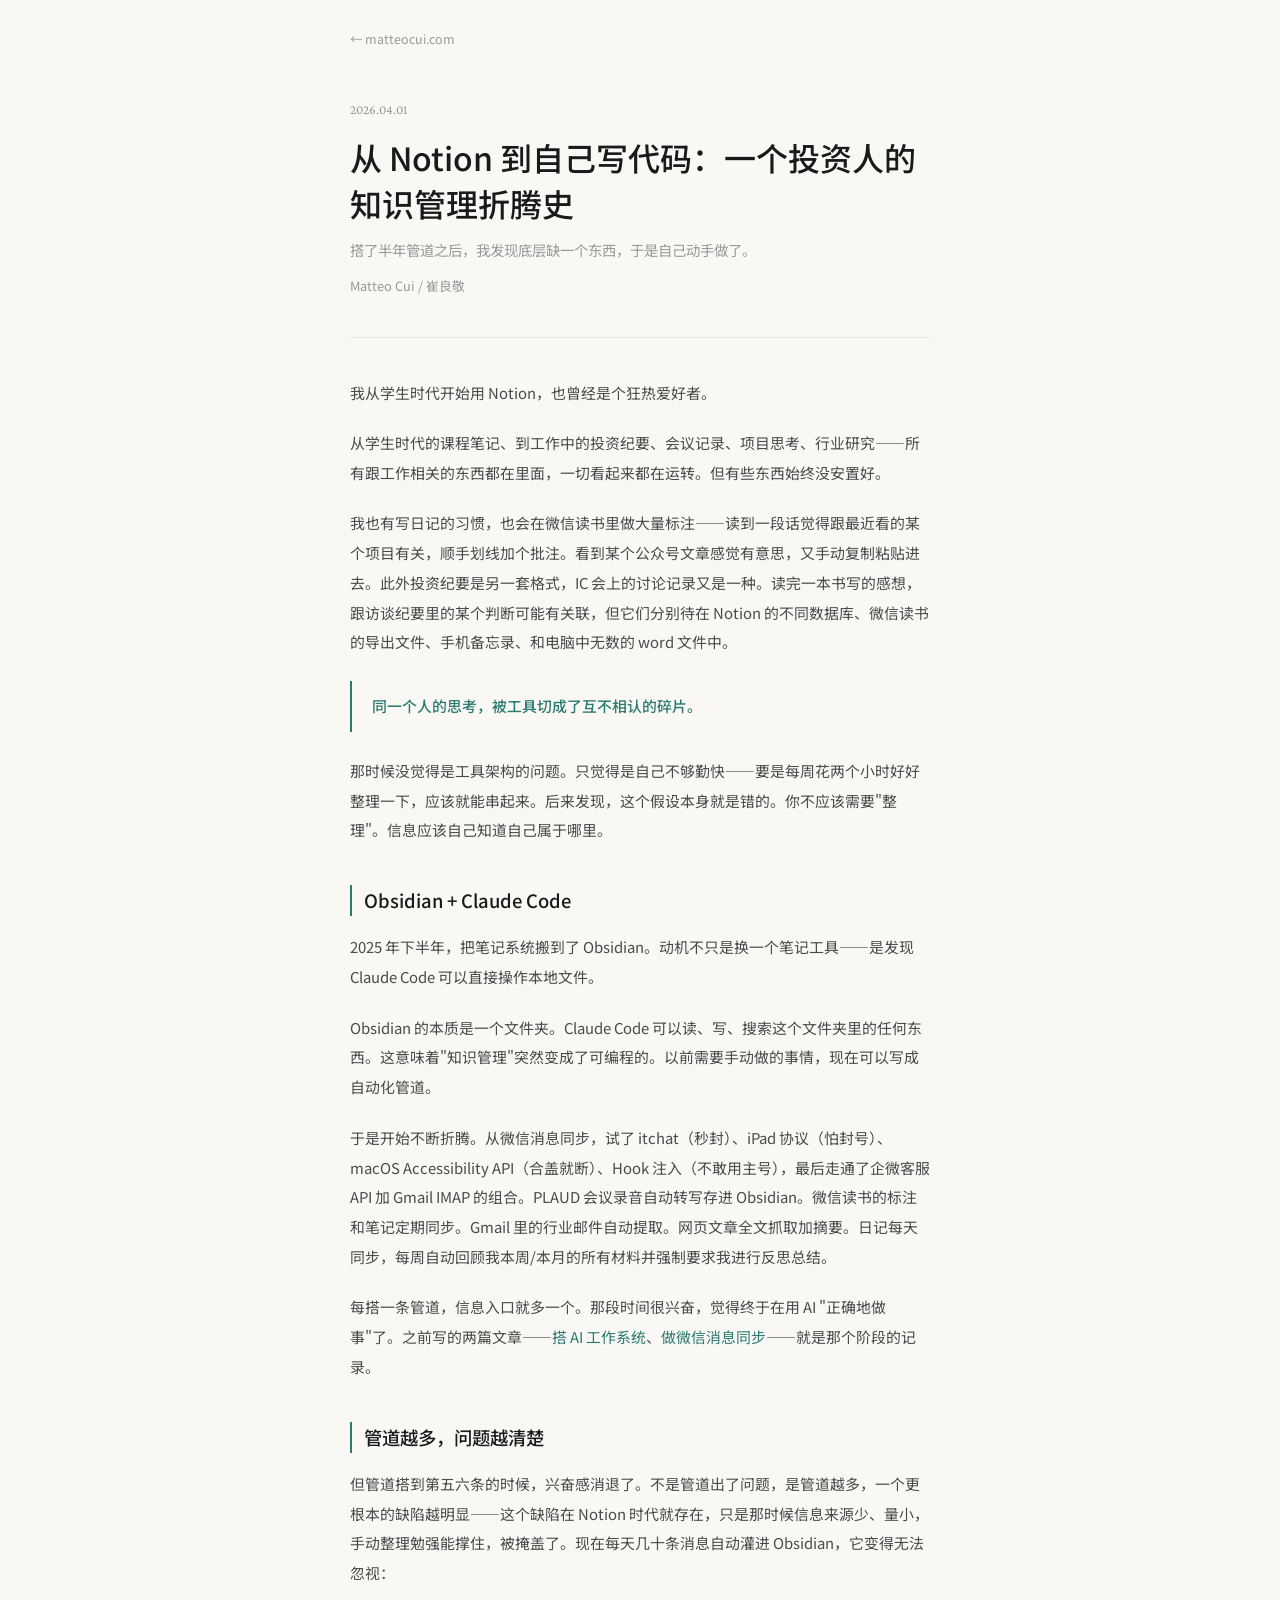
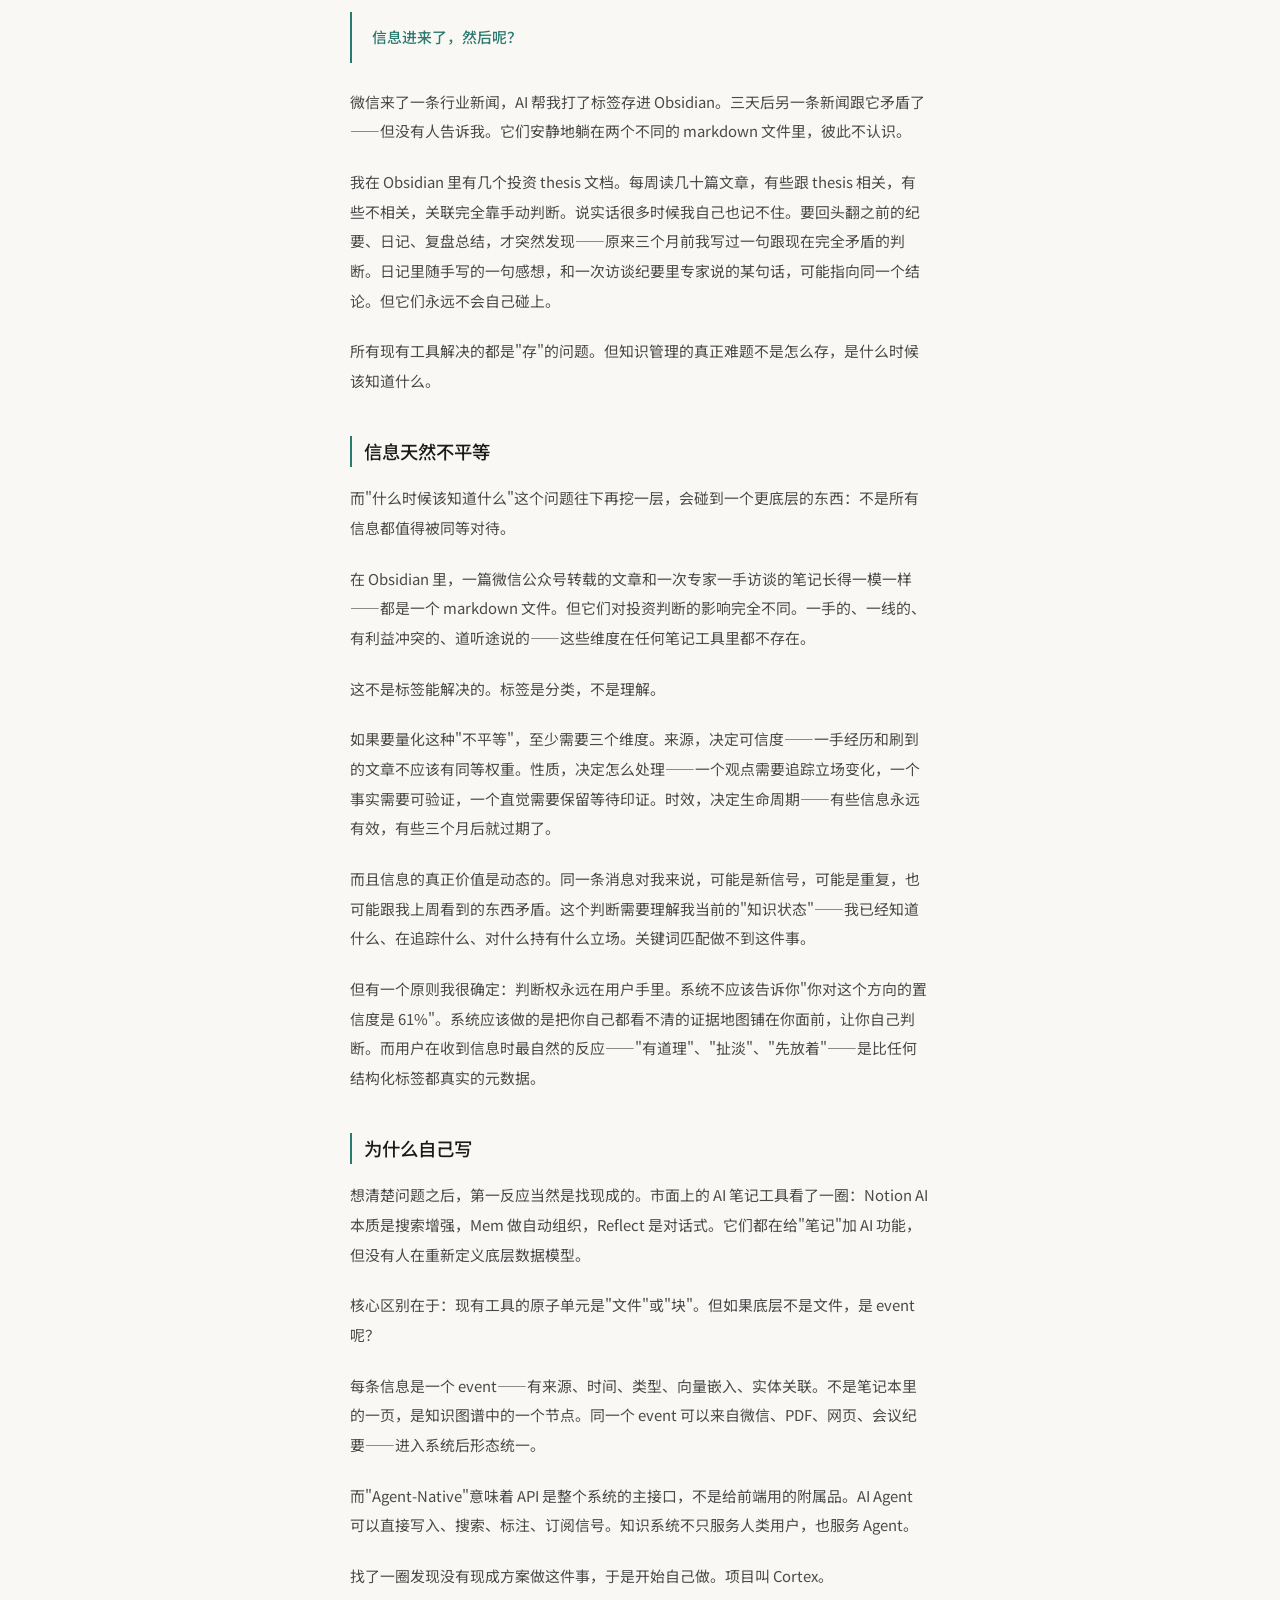
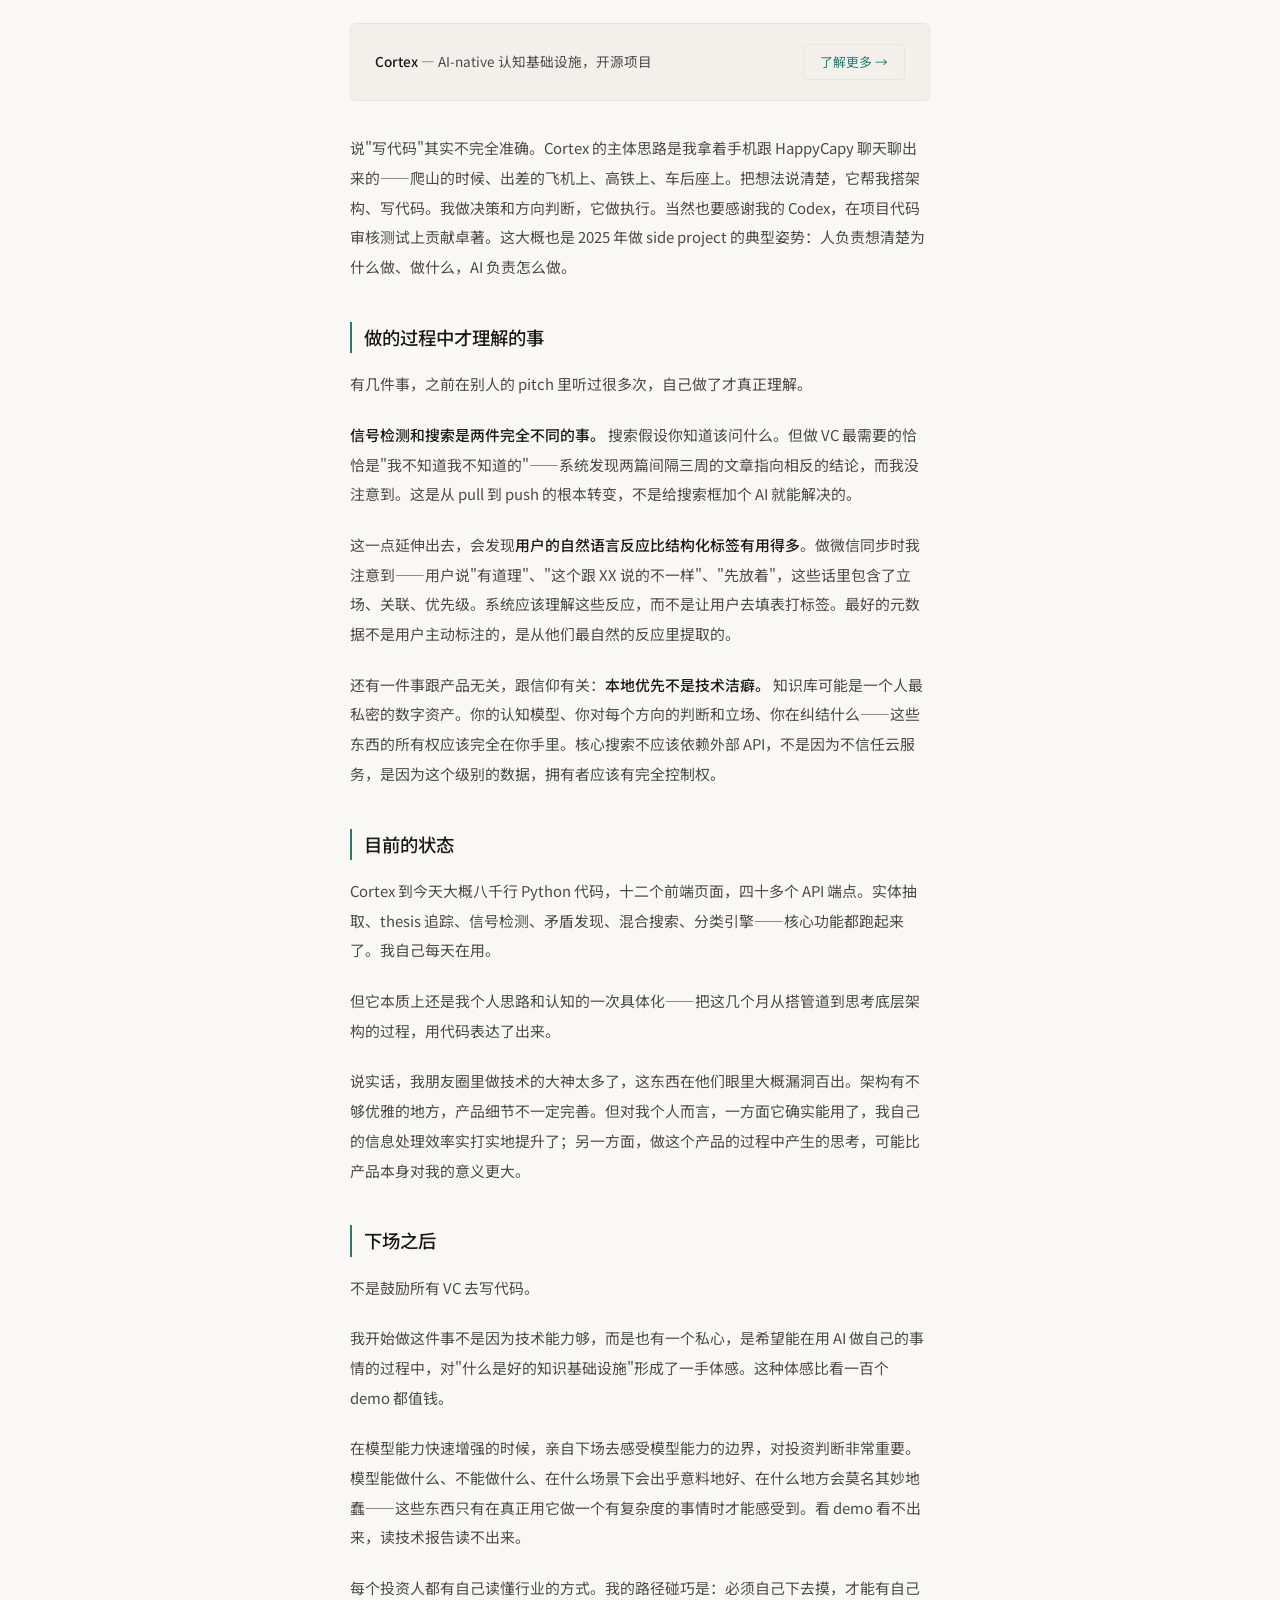
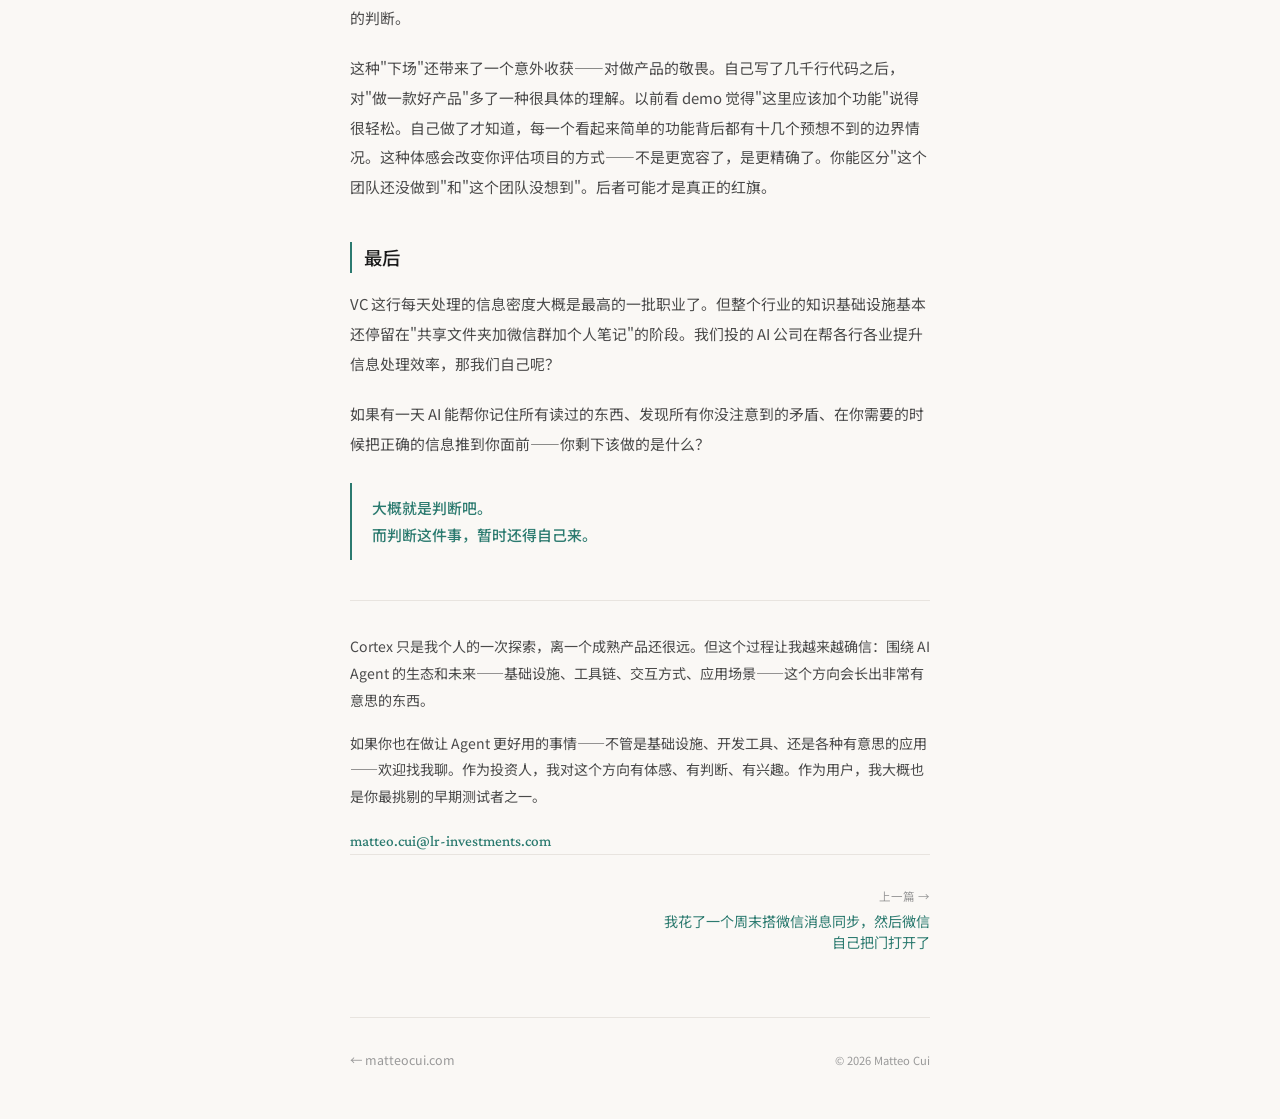
<file: blog/notion-to-cortex.html>
<!DOCTYPE html>
<html lang="zh-CN">
<head>
<meta charset="UTF-8">
<meta name="viewport" content="width=device-width, initial-scale=1.0">
<title>从 Notion 到自己写代码：一个投资人的知识管理折腾史 - Matteo Cui</title>
<meta name="description" content="搭了半年管道之后，我发现底层缺一个东西，于是自己动手做了。">
<meta property="og:title" content="从 Notion 到自己写代码：一个投资人的知识管理折腾史">
<meta property="og:description" content="搭了半年管道之后，我发现底层缺一个东西，于是自己动手做了。">
<meta property="og:type" content="article">
<meta property="og:url" content="https://matteocui.com/blog/notion-to-cortex">
<meta property="og:image" content="https://matteocui.com/cover-image.png">
<meta property="article:published_time" content="2026-04-01T00:00:00+08:00">
<meta property="article:author" content="Matteo Cui">
<meta name="twitter:card" content="summary_large_image">
<meta name="twitter:title" content="从 Notion 到自己写代码：一个投资人的知识管理折腾史">
<meta name="twitter:description" content="搭了半年管道之后，我发现底层缺一个东西，于是自己动手做了。">
<meta name="twitter:image" content="https://matteocui.com/cover-image.png">
<link rel="canonical" href="https://matteocui.com/blog/notion-to-cortex">
<link rel="icon" type="image/svg+xml" href="/favicon.svg">
<link rel="alternate" type="application/rss+xml" title="Matteo Cui's Writing" href="/feed.xml">
<script type="application/ld+json">
{
  "@context": "https://schema.org",
  "@type": "Article",
  "headline": "从 Notion 到自己写代码：一个投资人的知识管理折腾史",
  "description": "搭了半年管道之后，我发现底层缺一个东西，于是自己动手做了。",
  "url": "https://matteocui.com/blog/notion-to-cortex",
  "datePublished": "2026-04-01",
  "author": {
    "@type": "Person",
    "name": "Matteo Cui",
    "url": "https://matteocui.com"
  },
  "publisher": {
    "@type": "Person",
    "name": "Matteo Cui",
    "url": "https://matteocui.com"
  }
}
</script>
<link rel="preconnect" href="https://fonts.googleapis.com">
<link rel="preconnect" href="https://fonts.gstatic.com" crossorigin>
<link href="https://fonts.googleapis.com/css2?family=Crimson+Pro:ital,wght@0,400;0,500;1,400&family=Noto+Sans+SC:wght@300;400;500&display=swap" rel="stylesheet">
<style>
*, *::before, *::after { margin: 0; padding: 0; box-sizing: border-box; }

:root {
  --bg: #faf8f5;
  --bg-surface: #f3f0eb;
  --accent: #2b7a6f;
  --text: #1a1a1a;
  --text-secondary: #4a4a4a;
  --text-muted: #999;
  --border: #e8e4df;
  --serif: 'Crimson Pro', Georgia, serif;
  --sans: 'Noto Sans SC', -apple-system, 'PingFang SC', sans-serif;
}

html { -webkit-font-smoothing: antialiased; }

body {
  font-family: var(--sans);
  background: var(--bg);
  color: var(--text);
  line-height: 1.7;
  font-weight: 400;
}

a { color: var(--accent); text-decoration: none; }
a:hover { color: var(--text); }
::selection { background: rgba(43, 122, 111, 0.15); }

.nav {
  padding: 1.5rem clamp(1.5rem, 5vw, 2.5rem);
  max-width: 660px;
  margin: 0 auto;
}
.nav a {
  font-size: 0.78rem;
  color: var(--text-muted);
}
.nav a:hover { color: var(--accent); }

.article {
  max-width: 660px;
  margin: 0 auto;
  padding: 0 clamp(1.5rem, 5vw, 2.5rem);
}

.article-header {
  padding: 1.5rem 0 2.5rem;
  border-bottom: 1px solid var(--border);
  margin-bottom: 2.5rem;
}

.article-date {
  font-family: var(--serif);
  font-size: 0.82rem;
  color: var(--text-muted);
  margin-bottom: 0.75rem;
}

.article-title {
  font-size: clamp(1.5rem, 4vw, 2rem);
  font-weight: 500;
  line-height: 1.45;
  color: var(--text);
  margin-bottom: 0.75rem;
}

.article-subtitle {
  font-size: 0.9rem;
  color: var(--text-muted);
  line-height: 1.7;
}

.article-meta {
  display: flex;
  gap: 1.25rem;
  margin-top: 0.75rem;
  align-items: center;
}

.article-author {
  font-size: 0.8rem;
  color: var(--text-muted);
}

/* Content */
.article-body h2 {
  font-size: 1.15rem;
  font-weight: 500;
  color: var(--text);
  margin: 2.5rem 0 1rem;
  padding-left: 0.75rem;
  border-left: 2px solid var(--accent);
}

.article-body p {
  font-size: 0.93rem;
  line-height: 2;
  color: var(--text-secondary);
  margin-bottom: 1.3rem;
}

.article-body strong {
  color: var(--text);
  font-weight: 500;
}

.article-body em {
  font-style: italic;
  color: var(--text);
}

.article-body .pullquote {
  border-left: 2px solid var(--accent);
  padding: 0.75rem 0 0.75rem 1.25rem;
  margin: 1.5rem 0;
}

.article-body .pullquote p {
  font-size: 0.93rem;
  color: var(--accent);
  font-weight: 500;
  margin-bottom: 0;
  line-height: 1.8;
}

.article-body .note {
  font-size: 0.85rem;
  color: var(--text-muted);
  line-height: 1.9;
  border-top: 1px solid var(--border);
  padding-top: 1.5rem;
  margin-top: 2.5rem;
}

.article-body .note a {
  color: var(--accent);
}

/* Product callout */
.product-callout {
  background: var(--bg-surface);
  border: 1px solid var(--border);
  border-radius: 6px;
  padding: 1.25rem 1.5rem;
  margin: 2rem 0;
  display: flex;
  align-items: center;
  justify-content: space-between;
  gap: 1rem;
}
.product-callout-text {
  font-size: 0.85rem;
  color: var(--text-secondary);
  line-height: 1.7;
}
.product-callout-text strong {
  color: var(--text);
  font-weight: 500;
}
.product-callout-link {
  font-size: 0.8rem;
  color: var(--accent);
  white-space: nowrap;
  flex-shrink: 0;
  border: 1px solid var(--border);
  padding: 0.4rem 1rem;
  border-radius: 4px;
  transition: all 0.15s;
}
.product-callout-link:hover {
  border-color: var(--accent);
  color: var(--accent);
}

/* CTA */
.article-cta {
  border-top: 1px solid var(--border);
  padding-top: 2rem;
  margin-top: 2.5rem;
}
.article-cta p {
  font-size: 0.88rem;
  color: var(--text-secondary);
  line-height: 1.9;
  margin-bottom: 1rem;
}
.article-cta .cta-email {
  font-family: var(--serif);
  font-size: 0.95rem;
  color: var(--accent);
  font-weight: 500;
}

/* Footer & Nav */
.article-footer {
  max-width: 660px;
  margin: 0 auto;
  padding: 2rem clamp(1.5rem, 5vw, 2.5rem) 3rem;
}
.article-footer-inner {
  padding-top: 2rem;
  border-top: 1px solid var(--border);
  display: flex;
  justify-content: space-between;
  align-items: center;
}
.article-footer p {
  font-size: 0.7rem;
  color: var(--text-muted);
}
.article-footer a {
  font-size: 0.78rem;
  color: var(--text-muted);
}

.article-nav {
  max-width: 660px;
  margin: 0 auto;
  padding: 0 clamp(1.5rem, 5vw, 2.5rem);
}
.article-nav-inner {
  display: flex;
  justify-content: space-between;
  gap: 1.5rem;
  padding: 2rem 0;
  border-top: 1px solid var(--border);
}
.article-nav-link {
  display: flex;
  flex-direction: column;
  gap: 0.3rem;
  text-decoration: none;
  max-width: 48%;
}
.article-nav-link:hover .article-nav-title { color: var(--text); }
.article-nav-link--next { align-items: flex-end; margin-left: auto; text-align: right; }
.article-nav-label {
  font-size: 0.72rem;
  color: var(--text-muted);
}
.article-nav-title {
  font-size: 0.88rem;
  color: var(--accent);
  line-height: 1.5;
}

@media (max-width: 640px) {
  .article-body h2 { font-size: 1.05rem; }
  .article-meta { flex-direction: column; gap: 0.3rem; }
  .article-nav-inner { flex-direction: column; gap: 1rem; }
  .article-nav-link { max-width: 100%; }
  .article-nav-link--next { align-items: flex-start; text-align: left; }
  .article-footer-inner { flex-direction: column; gap: 0.75rem; align-items: flex-start; }
  .product-callout { flex-direction: column; align-items: flex-start; }
}
</style>
</head>
<body>

<nav class="nav">
  <a href="/">&larr; matteocui.com</a>
</nav>

<article class="article">
  <header class="article-header">
    <p class="article-date">2026.04.01</p>
    <h1 class="article-title">从 Notion 到自己写代码：一个投资人的知识管理折腾史</h1>
    <p class="article-subtitle">搭了半年管道之后，我发现底层缺一个东西，于是自己动手做了。</p>
    <div class="article-meta">
      <p class="article-author">Matteo Cui / 崔良敬</p>
    </div>
  </header>

  <div class="article-body">

    <p>我从学生时代开始用 Notion，也曾经是个狂热爱好者。</p>

    <p>从学生时代的课程笔记、到工作中的投资纪要、会议记录、项目思考、行业研究——所有跟工作相关的东西都在里面，一切看起来都在运转。但有些东西始终没安置好。</p>

    <p>我也有写日记的习惯，也会在微信读书里做大量标注——读到一段话觉得跟最近看的某个项目有关，顺手划线加个批注。看到某个公众号文章感觉有意思，又手动复制粘贴进去。此外投资纪要是另一套格式，IC 会上的讨论记录又是一种。读完一本书写的感想，跟访谈纪要里的某个判断可能有关联，但它们分别待在 Notion 的不同数据库、微信读书的导出文件、手机备忘录、和电脑中无数的 word 文件中。</p>

    <div class="pullquote">
      <p>同一个人的思考，被工具切成了互不相认的碎片。</p>
    </div>

    <p>那时候没觉得是工具架构的问题。只觉得是自己不够勤快——要是每周花两个小时好好整理一下，应该就能串起来。后来发现，这个假设本身就是错的。你不应该需要"整理"。信息应该自己知道自己属于哪里。</p>

    <h2>Obsidian + Claude Code</h2>

    <p>2025 年下半年，把笔记系统搬到了 Obsidian。动机不只是换一个笔记工具——是发现 Claude Code 可以直接操作本地文件。</p>

    <p>Obsidian 的本质是一个文件夹。Claude Code 可以读、写、搜索这个文件夹里的任何东西。这意味着"知识管理"突然变成了可编程的。以前需要手动做的事情，现在可以写成自动化管道。</p>

    <p>于是开始不断折腾。从微信消息同步，试了 itchat（秒封）、iPad 协议（怕封号）、macOS Accessibility API（合盖就断）、Hook 注入（不敢用主号），最后走通了企微客服 API 加 Gmail IMAP 的组合。PLAUD 会议录音自动转写存进 Obsidian。微信读书的标注和笔记定期同步。Gmail 里的行业邮件自动提取。网页文章全文抓取加摘要。日记每天同步，每周自动回顾我本周/本月的所有材料并强制要求我进行反思总结。</p>

    <p>每搭一条管道，信息入口就多一个。那段时间很兴奋，觉得终于在用 AI "正确地做事"了。之前写的两篇文章——<a href="/blog/ai-personal-os">搭 AI 工作系统</a>、<a href="/blog/wechat-sync-weekend">做微信消息同步</a>——就是那个阶段的记录。</p>

    <h2>管道越多，问题越清楚</h2>

    <p>但管道搭到第五六条的时候，兴奋感消退了。不是管道出了问题，是管道越多，一个更根本的缺陷越明显——这个缺陷在 Notion 时代就存在，只是那时候信息来源少、量小，手动整理勉强能撑住，被掩盖了。现在每天几十条消息自动灌进 Obsidian，它变得无法忽视：</p>

    <div class="pullquote">
      <p>信息进来了，然后呢？</p>
    </div>

    <p>微信来了一条行业新闻，AI 帮我打了标签存进 Obsidian。三天后另一条新闻跟它矛盾了——但没有人告诉我。它们安静地躺在两个不同的 markdown 文件里，彼此不认识。</p>

    <p>我在 Obsidian 里有几个投资 thesis 文档。每周读几十篇文章，有些跟 thesis 相关，有些不相关，关联完全靠手动判断。说实话很多时候我自己也记不住。要回头翻之前的纪要、日记、复盘总结，才突然发现——原来三个月前我写过一句跟现在完全矛盾的判断。日记里随手写的一句感想，和一次访谈纪要里专家说的某句话，可能指向同一个结论。但它们永远不会自己碰上。</p>

    <p>所有现有工具解决的都是"存"的问题。但知识管理的真正难题不是怎么存，是什么时候该知道什么。</p>

    <h2>信息天然不平等</h2>

    <p>而"什么时候该知道什么"这个问题往下再挖一层，会碰到一个更底层的东西：不是所有信息都值得被同等对待。</p>

    <p>在 Obsidian 里，一篇微信公众号转载的文章和一次专家一手访谈的笔记长得一模一样——都是一个 markdown 文件。但它们对投资判断的影响完全不同。一手的、一线的、有利益冲突的、道听途说的——这些维度在任何笔记工具里都不存在。</p>

    <p>这不是标签能解决的。标签是分类，不是理解。</p>

    <p>如果要量化这种"不平等"，至少需要三个维度。来源，决定可信度——一手经历和刷到的文章不应该有同等权重。性质，决定怎么处理——一个观点需要追踪立场变化，一个事实需要可验证，一个直觉需要保留等待印证。时效，决定生命周期——有些信息永远有效，有些三个月后就过期了。</p>

    <p>而且信息的真正价值是动态的。同一条消息对我来说，可能是新信号，可能是重复，也可能跟我上周看到的东西矛盾。这个判断需要理解我当前的"知识状态"——我已经知道什么、在追踪什么、对什么持有什么立场。关键词匹配做不到这件事。</p>

    <p>但有一个原则我很确定：判断权永远在用户手里。系统不应该告诉你"你对这个方向的置信度是 61%"。系统应该做的是把你自己都看不清的证据地图铺在你面前，让你自己判断。而用户在收到信息时最自然的反应——"有道理"、"扯淡"、"先放着"——是比任何结构化标签都真实的元数据。</p>

    <h2>为什么自己写</h2>

    <p>想清楚问题之后，第一反应当然是找现成的。市面上的 AI 笔记工具看了一圈：Notion AI 本质是搜索增强，Mem 做自动组织，Reflect 是对话式。它们都在给"笔记"加 AI 功能，但没有人在重新定义底层数据模型。</p>

    <p>核心区别在于：现有工具的原子单元是"文件"或"块"。但如果底层不是文件，是 event 呢？</p>

    <p>每条信息是一个 event——有来源、时间、类型、向量嵌入、实体关联。不是笔记本里的一页，是知识图谱中的一个节点。同一个 event 可以来自微信、PDF、网页、会议纪要——进入系统后形态统一。</p>

    <p>而"Agent-Native"意味着 API 是整个系统的主接口，不是给前端用的附属品。AI Agent 可以直接写入、搜索、标注、订阅信号。知识系统不只服务人类用户，也服务 Agent。</p>

    <p>找了一圈发现没有现成方案做这件事，于是开始自己做。项目叫 Cortex。</p>

    <div class="product-callout">
      <span class="product-callout-text"><strong>Cortex</strong> — AI-native 认知基础设施，开源项目</span>
      <a href="/products/cortex" class="product-callout-link">了解更多 &rarr;</a>
    </div>

    <p>说"写代码"其实不完全准确。Cortex 的主体思路是我拿着手机跟 HappyCapy 聊天聊出来的——爬山的时候、出差的飞机上、高铁上、车后座上。把想法说清楚，它帮我搭架构、写代码。我做决策和方向判断，它做执行。当然也要感谢我的 Codex，在项目代码审核测试上贡献卓著。这大概也是 2025 年做 side project 的典型姿势：人负责想清楚为什么做、做什么，AI 负责怎么做。</p>

    <h2>做的过程中才理解的事</h2>

    <p>有几件事，之前在别人的 pitch 里听过很多次，自己做了才真正理解。</p>

    <p><strong>信号检测和搜索是两件完全不同的事。</strong> 搜索假设你知道该问什么。但做 VC 最需要的恰恰是"我不知道我不知道的"——系统发现两篇间隔三周的文章指向相反的结论，而我没注意到。这是从 pull 到 push 的根本转变，不是给搜索框加个 AI 就能解决的。</p>

    <p>这一点延伸出去，会发现<strong>用户的自然语言反应比结构化标签有用得多</strong>。做微信同步时我注意到——用户说"有道理"、"这个跟 XX 说的不一样"、"先放着"，这些话里包含了立场、关联、优先级。系统应该理解这些反应，而不是让用户去填表打标签。最好的元数据不是用户主动标注的，是从他们最自然的反应里提取的。</p>

    <p>还有一件事跟产品无关，跟信仰有关：<strong>本地优先不是技术洁癖。</strong> 知识库可能是一个人最私密的数字资产。你的认知模型、你对每个方向的判断和立场、你在纠结什么——这些东西的所有权应该完全在你手里。核心搜索不应该依赖外部 API，不是因为不信任云服务，是因为这个级别的数据，拥有者应该有完全控制权。</p>

    <h2>目前的状态</h2>

    <p>Cortex 到今天大概八千行 Python 代码，十二个前端页面，四十多个 API 端点。实体抽取、thesis 追踪、信号检测、矛盾发现、混合搜索、分类引擎——核心功能都跑起来了。我自己每天在用。</p>

    <p>但它本质上还是我个人思路和认知的一次具体化——把这几个月从搭管道到思考底层架构的过程，用代码表达了出来。</p>

    <p>说实话，我朋友圈里做技术的大神太多了，这东西在他们眼里大概漏洞百出。架构有不够优雅的地方，产品细节不一定完善。但对我个人而言，一方面它确实能用了，我自己的信息处理效率实打实地提升了；另一方面，做这个产品的过程中产生的思考，可能比产品本身对我的意义更大。</p>

    <h2>下场之后</h2>

    <p>不是鼓励所有 VC 去写代码。</p>

    <p>我开始做这件事不是因为技术能力够，而是也有一个私心，是希望能在用 AI 做自己的事情的过程中，对"什么是好的知识基础设施"形成了一手体感。这种体感比看一百个 demo 都值钱。</p>

    <p>在模型能力快速增强的时候，亲自下场去感受模型能力的边界，对投资判断非常重要。模型能做什么、不能做什么、在什么场景下会出乎意料地好、在什么地方会莫名其妙地蠢——这些东西只有在真正用它做一个有复杂度的事情时才能感受到。看 demo 看不出来，读技术报告读不出来。</p>

    <p>每个投资人都有自己读懂行业的方式。我的路径碰巧是：必须自己下去摸，才能有自己的判断。</p>

    <p>这种"下场"还带来了一个意外收获——对做产品的敬畏。自己写了几千行代码之后，对"做一款好产品"多了一种很具体的理解。以前看 demo 觉得"这里应该加个功能"说得很轻松。自己做了才知道，每一个看起来简单的功能背后都有十几个预想不到的边界情况。这种体感会改变你评估项目的方式——不是更宽容了，是更精确了。你能区分"这个团队还没做到"和"这个团队没想到"。后者可能才是真正的红旗。</p>

    <h2>最后</h2>

    <p>VC 这行每天处理的信息密度大概是最高的一批职业了。但整个行业的知识基础设施基本还停留在"共享文件夹加微信群加个人笔记"的阶段。我们投的 AI 公司在帮各行各业提升信息处理效率，那我们自己呢？</p>

    <p>如果有一天 AI 能帮你记住所有读过的东西、发现所有你没注意到的矛盾、在你需要的时候把正确的信息推到你面前——你剩下该做的是什么？</p>

    <div class="pullquote">
      <p>大概就是判断吧。<br>而判断这件事，暂时还得自己来。</p>
    </div>

    <div class="article-cta">
      <p>Cortex 只是我个人的一次探索，离一个成熟产品还很远。但这个过程让我越来越确信：围绕 AI Agent 的生态和未来——基础设施、工具链、交互方式、应用场景——这个方向会长出非常有意思的东西。</p>
      <p>如果你也在做让 Agent 更好用的事情——不管是基础设施、开发工具、还是各种有意思的应用——欢迎找我聊。作为投资人，我对这个方向有体感、有判断、有兴趣。作为用户，我大概也是你最挑剔的早期测试者之一。</p>
      <a href="mailto:matteo.cui@lr-investments.com" class="cta-email">matteo.cui@lr-investments.com</a>
    </div>

  </div>
</article>

<nav class="article-nav">
  <div class="article-nav-inner">
    <a href="/blog/wechat-sync-weekend" class="article-nav-link article-nav-link--next">
      <span class="article-nav-label">上一篇 &rarr;</span>
      <span class="article-nav-title">我花了一个周末搭微信消息同步，然后微信自己把门打开了</span>
    </a>
  </div>
</nav>

<footer class="article-footer">
  <div class="article-footer-inner">
    <a href="/">&larr; matteocui.com</a>
    <p>&copy; 2026 Matteo Cui</p>
  </div>
</footer>

</body>
</html>
</file>
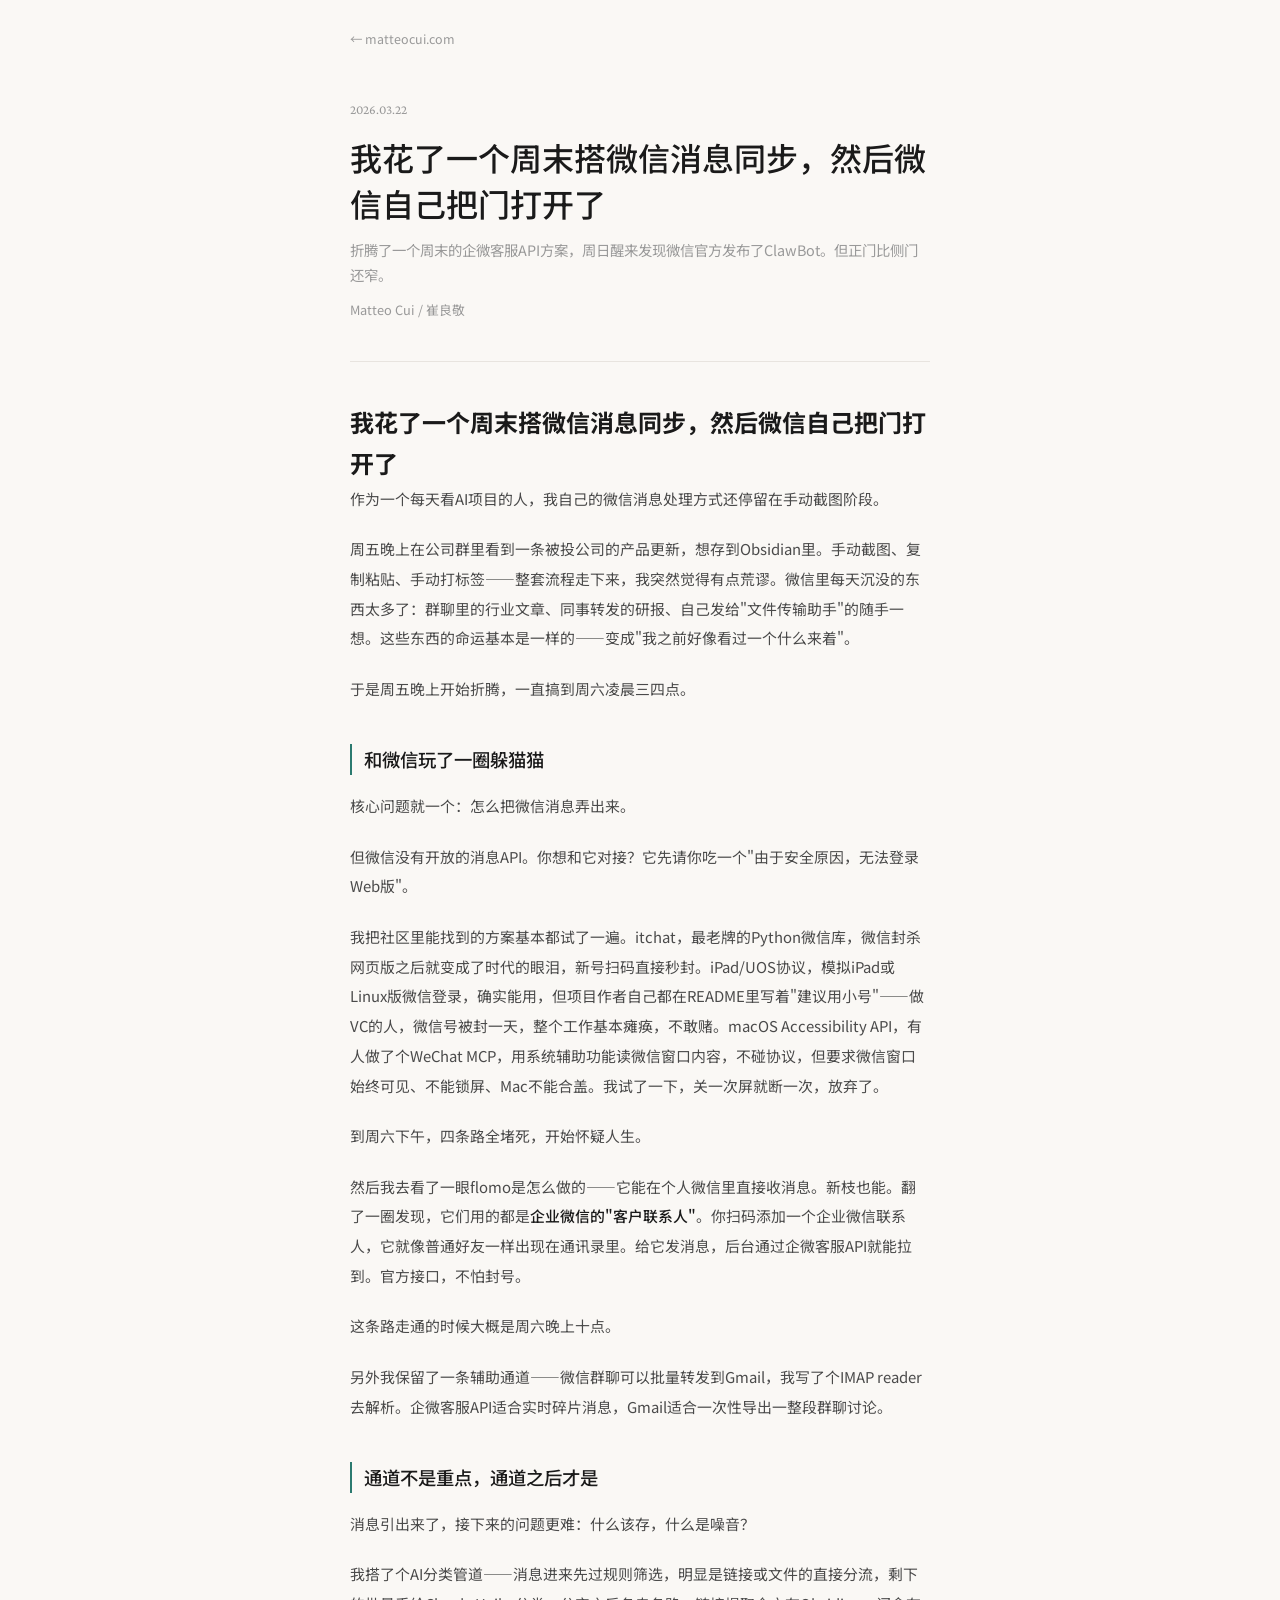
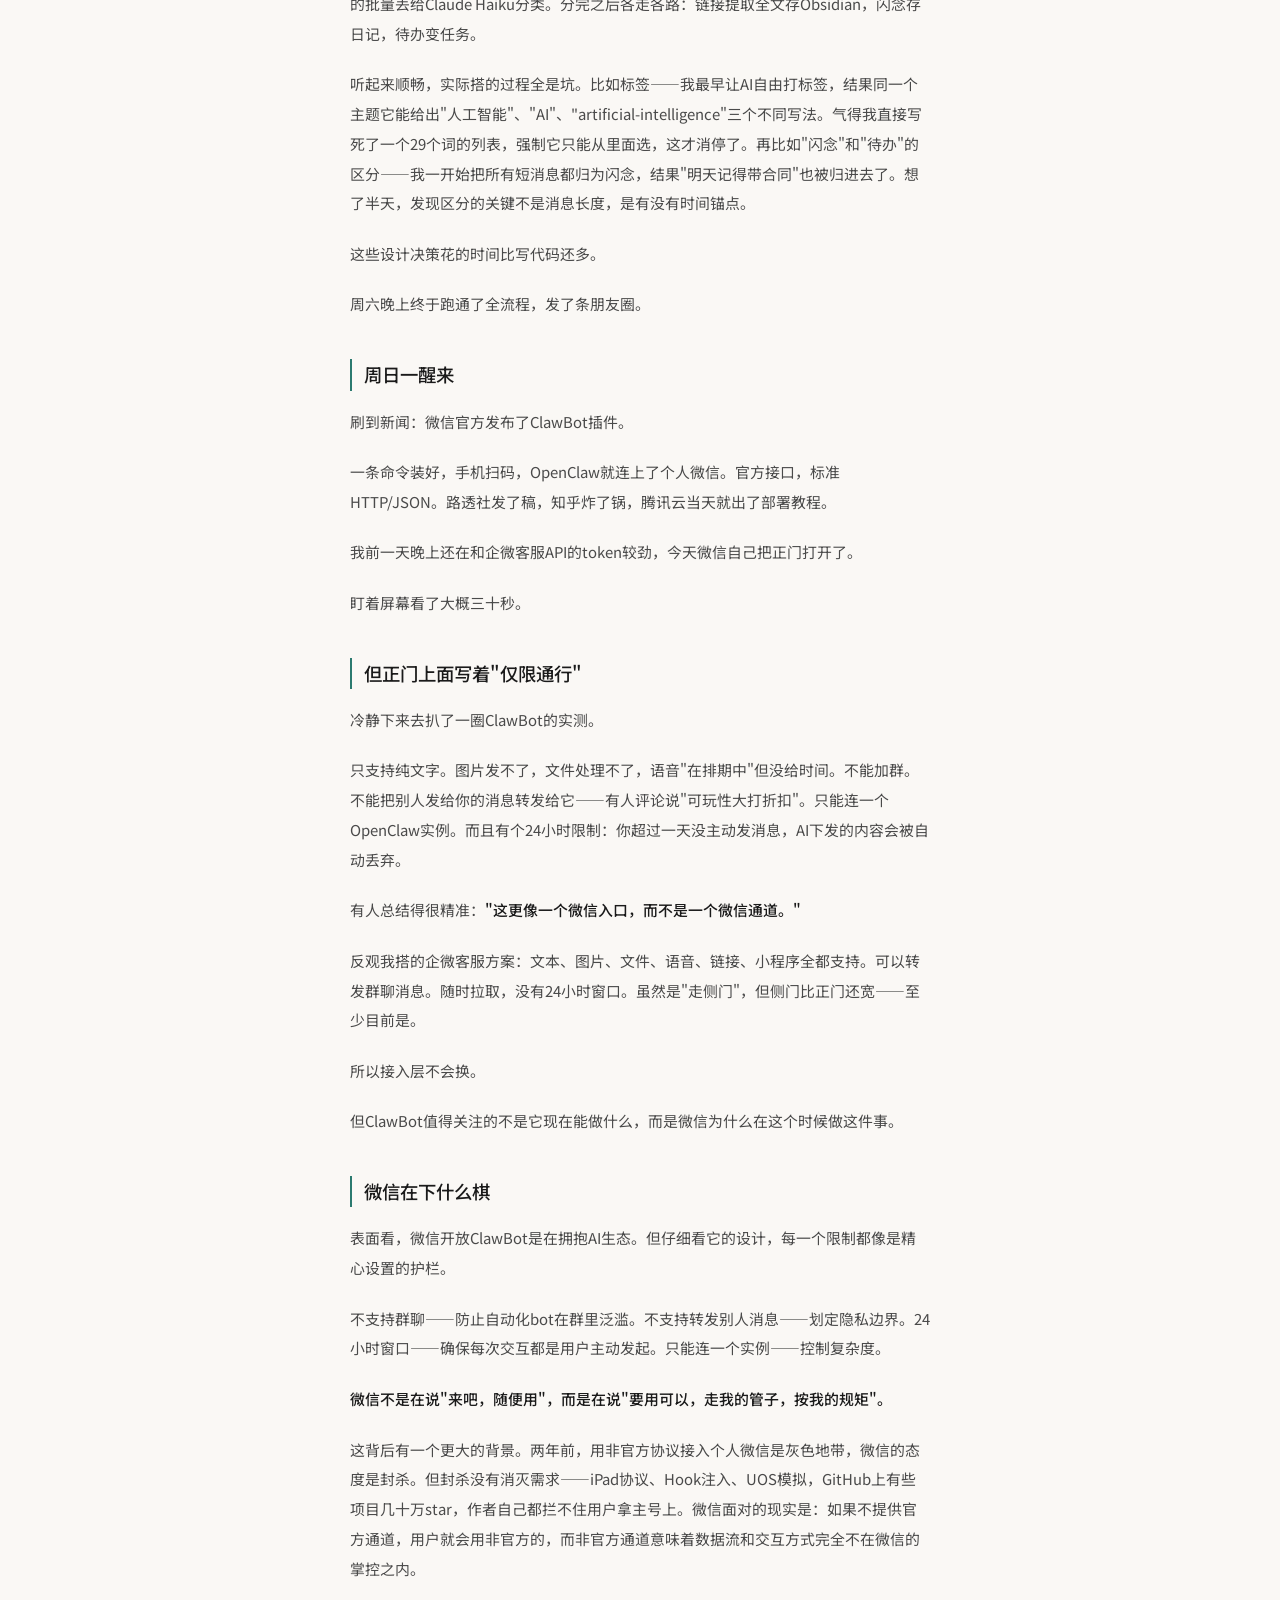
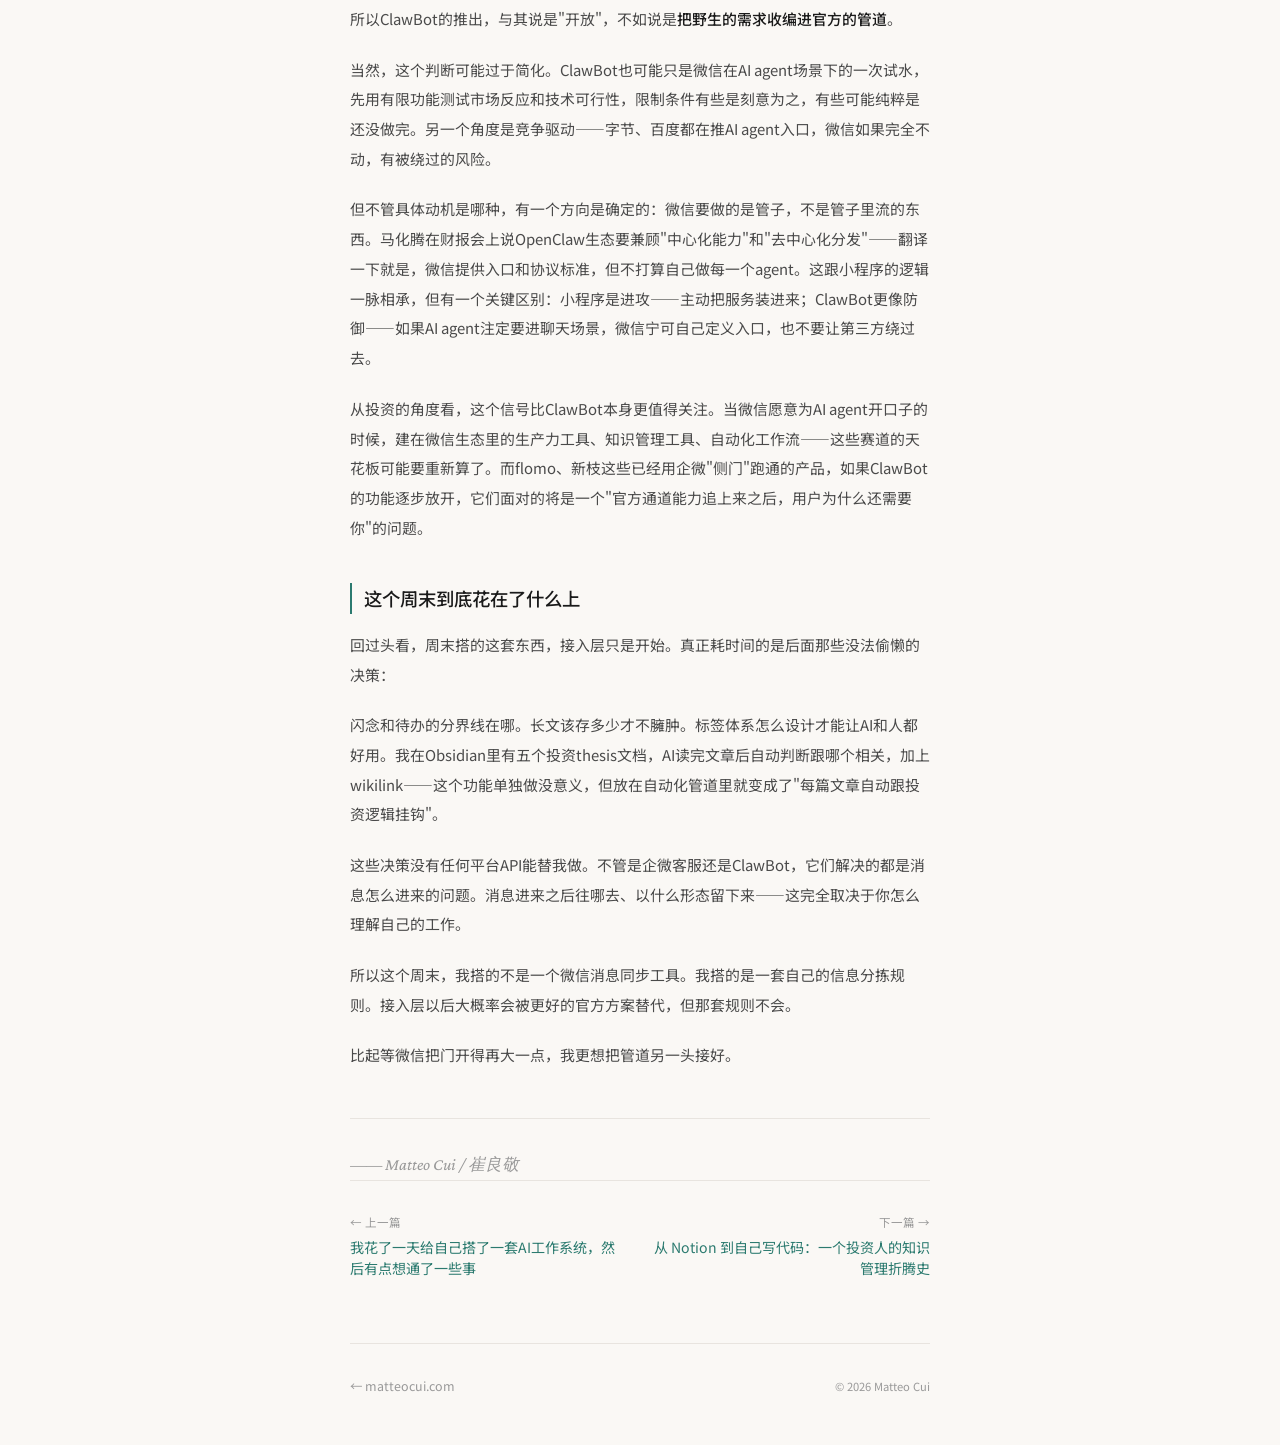
<file: blog/wechat-sync-weekend.html>
<!DOCTYPE html>
<html lang="zh-CN">
<head>
<meta charset="UTF-8">
<meta name="viewport" content="width=device-width, initial-scale=1.0">
<title>我花了一个周末搭微信消息同步，然后微信自己把门打开了 - Matteo Cui</title>
<meta name="description" content="折腾了一个周末的企微客服API方案，周日醒来发现微信官方发布了ClawBot。但正门比侧门还窄。">
<meta property="og:title" content="我花了一个周末搭微信消息同步，然后微信自己把门打开了">
<meta property="og:description" content="折腾了一个周末的企微客服API方案，周日醒来发现微信官方发布了ClawBot。但正门比侧门还窄。">
<meta property="og:type" content="article">
<meta property="og:url" content="https://matteocui.com/blog/wechat-sync-weekend">
<meta property="og:image" content="https://matteocui.com/cover-image.png">
<meta property="article:published_time" content="2026-03-22T00:00:00+08:00">
<meta property="article:author" content="Matteo Cui">
<meta name="twitter:card" content="summary_large_image">
<meta name="twitter:title" content="我花了一个周末搭微信消息同步，然后微信自己把门打开了">
<meta name="twitter:description" content="折腾了一个周末的企微客服API方案，周日醒来发现微信官方发布了ClawBot。但正门比侧门还窄。">
<meta name="twitter:image" content="https://matteocui.com/cover-image.png">
<link rel="canonical" href="https://matteocui.com/blog/wechat-sync-weekend">
<link rel="icon" type="image/svg+xml" href="/favicon.svg">
<link rel="alternate" type="application/rss+xml" title="Matteo Cui's Writing" href="/feed.xml">
<script type="application/ld+json">
{
  "@context": "https://schema.org",
  "@type": "Article",
  "headline": "我花了一个周末搭微信消息同步，然后微信自己把门打开了",
  "description": "折腾了一个周末的企微客服API方案，周日醒来发现微信官方发布了ClawBot。但正门比侧门还窄。",
  "url": "https://matteocui.com/blog/wechat-sync-weekend",
  "datePublished": "2026-03-22",
  "author": {
    "@type": "Person",
    "name": "Matteo Cui",
    "url": "https://matteocui.com"
  },
  "publisher": {
    "@type": "Person",
    "name": "Matteo Cui",
    "url": "https://matteocui.com"
  }
}
</script>
<link rel="preconnect" href="https://fonts.googleapis.com">
<link rel="preconnect" href="https://fonts.gstatic.com" crossorigin>
<link href="https://fonts.googleapis.com/css2?family=Crimson+Pro:ital,wght@0,400;0,500;1,400&family=Noto+Sans+SC:wght@300;400;500&display=swap" rel="stylesheet">
<style>
*, *::before, *::after { margin: 0; padding: 0; box-sizing: border-box; }

:root {
  --bg: #faf8f5;
  --bg-surface: #f3f0eb;
  --bg-card: #edeae5;
  --accent: #2b7a6f;
  --text: #1a1a1a;
  --text-secondary: #4a4a4a;
  --text-muted: #999;
  --border: #e8e4df;
  --serif: 'Crimson Pro', Georgia, serif;
  --sans: 'Noto Sans SC', -apple-system, 'PingFang SC', sans-serif;
}

html { -webkit-font-smoothing: antialiased; }

body {
  font-family: var(--sans);
  background: var(--bg);
  color: var(--text);
  line-height: 1.7;
  font-weight: 400;
}

a { color: var(--accent); text-decoration: none; }
a:hover { color: var(--text); }
::selection { background: rgba(43, 122, 111, 0.15); }

.nav {
  padding: 1.5rem clamp(1.5rem, 5vw, 2.5rem);
  max-width: 660px;
  margin: 0 auto;
}
.nav a {
  font-size: 0.78rem;
  color: var(--text-muted);
}
.nav a:hover { color: var(--accent); }

.article {
  max-width: 660px;
  margin: 0 auto;
  padding: 0 clamp(1.5rem, 5vw, 2.5rem);
}

.article-header {
  padding: 1.5rem 0 2.5rem;
  border-bottom: 1px solid var(--border);
  margin-bottom: 2.5rem;
}

.article-date {
  font-family: var(--serif);
  font-size: 0.82rem;
  color: var(--text-muted);
  margin-bottom: 0.75rem;
}

.article-title {
  font-size: clamp(1.5rem, 4vw, 2rem);
  font-weight: 500;
  line-height: 1.45;
  color: var(--text);
  margin-bottom: 0.75rem;
}

.article-subtitle {
  font-size: 0.9rem;
  color: var(--text-muted);
  line-height: 1.7;
}

.article-author {
  font-size: 0.8rem;
  color: var(--text-muted);
  margin-top: 0.75rem;
}

.article-body h2 {
  font-size: 1.15rem;
  font-weight: 500;
  color: var(--text);
  margin: 2.5rem 0 1rem;
  padding-left: 0.75rem;
  border-left: 2px solid var(--accent);
}

.article-body h3 {
  font-size: 1.02rem;
  font-weight: 500;
  color: var(--text);
  margin: 2rem 0 0.75rem;
}

.article-body p {
  font-size: 0.93rem;
  line-height: 2;
  color: var(--text-secondary);
  margin-bottom: 1.3rem;
}

.article-body strong {
  color: var(--text);
  font-weight: 500;
}

.article-body em {
  font-style: italic;
  color: var(--text);
}

.article-body a {
  color: var(--accent);
  border-bottom: 1px solid rgba(43, 122, 111, 0.3);
}

.article-body blockquote {
  margin: 1.5rem 0;
  padding: 0.75rem 0 0.75rem 1.25rem;
  border-left: 2px solid var(--accent);
}

.article-body blockquote p {
  color: var(--accent);
  font-weight: 500;
  margin-bottom: 0;
  line-height: 1.8;
}

.article-body img {
  max-width: 100%;
  border-radius: 6px;
  margin: 1.5rem 0;
  display: block;
}

.article-body code {
  font-size: 0.82rem;
  background: var(--bg-card);
  padding: 0.15rem 0.4rem;
  border-radius: 3px;
  color: var(--accent);
}

.article-body pre {
  background: var(--bg-surface);
  border: 1px solid var(--border);
  border-radius: 6px;
  padding: 1.25rem;
  overflow-x: auto;
  margin: 1.5rem 0;
}

.article-body pre code {
  background: none;
  padding: 0;
  font-size: 0.8rem;
  line-height: 1.6;
}

.article-body ul, .article-body ol {
  margin: 1rem 0 1.25rem 1.5rem;
  font-size: 0.92rem;
  color: var(--text-secondary);
  line-height: 2;
}

.article-body li {
  margin-bottom: 0.3rem;
}

.article-body .pipeline {
  background: var(--bg-surface);
  border: 1px solid var(--border);
  border-radius: 6px;
  padding: 1.25rem 1.5rem;
  margin-bottom: 1rem;
}

.article-body .pipeline-title {
  font-size: 0.88rem;
  font-weight: 500;
  color: var(--accent);
  margin-bottom: 0.35rem;
}

.article-body .pipeline-desc {
  font-size: 0.85rem;
  color: var(--text-secondary);
  line-height: 1.85;
  margin-bottom: 0;
}

.article-body .highlight-card {
  margin: 2rem auto;
  padding: 1.25rem 1.5rem;
  border-left: 2px solid var(--accent);
  max-width: 90%;
}

.article-body .highlight-card p {
  color: var(--accent);
  font-weight: 500;
  font-size: 0.93rem;
  line-height: 1.8;
  margin-bottom: 0;
}

.article-signature {
  margin-top: 3rem;
  padding-top: 2rem;
  border-top: 1px solid var(--border);
  font-family: var(--serif);
  font-size: 1.05rem;
  font-style: italic;
  color: var(--text-muted);
}

.article-footer {
  max-width: 660px;
  margin: 0 auto;
  padding: 2rem clamp(1.5rem, 5vw, 2.5rem) 3rem;
}
.article-footer-inner {
  padding-top: 2rem;
  border-top: 1px solid var(--border);
  display: flex;
  justify-content: space-between;
  align-items: center;
}
.article-footer p {
  font-size: 0.7rem;
  color: var(--text-muted);
}
.article-footer a {
  font-size: 0.78rem;
  color: var(--text-muted);
}

/* -- Article Nav (prev/next) -- */
.article-nav {
  max-width: 660px;
  margin: 0 auto;
  padding: 0 clamp(1.5rem, 5vw, 2.5rem);
}
.article-nav-inner {
  display: flex;
  justify-content: space-between;
  gap: 1.5rem;
  padding: 2rem 0;
  border-top: 1px solid var(--border);
}
.article-nav-link {
  display: flex;
  flex-direction: column;
  gap: 0.3rem;
  text-decoration: none;
  max-width: 48%;
}
.article-nav-link:hover .article-nav-title { color: var(--text); }
.article-nav-link--next { align-items: flex-end; margin-left: auto; text-align: right; }
.article-nav-label {
  font-size: 0.72rem;
  color: var(--text-muted);
}
.article-nav-title {
  font-size: 0.88rem;
  color: var(--accent);
  line-height: 1.5;
}

@media (max-width: 640px) {
  .article-body h2 { font-size: 1.05rem; }
  .article-nav-inner { flex-direction: column; gap: 1rem; }
  .article-nav-link { max-width: 100%; }
  .article-nav-link--next { align-items: flex-start; text-align: left; }
  .article-footer-inner { flex-direction: column; gap: 0.75rem; align-items: flex-start; }
}
</style>
</head>
<body>

<nav class="nav">
  <a href="/">&larr; matteocui.com</a>
</nav>

<article class="article">
  <header class="article-header">
    <p class="article-date">2026.03.22</p>
    <h1 class="article-title">我花了一个周末搭微信消息同步，然后微信自己把门打开了</h1>
    <p class="article-subtitle">折腾了一个周末的企微客服API方案，周日醒来发现微信官方发布了ClawBot。但正门比侧门还窄。</p>
    <p class="article-author">Matteo Cui / 崔良敬</p>
  </header>

  <div class="article-body">
    <h1>我花了一个周末搭微信消息同步，然后微信自己把门打开了</h1>
<p>作为一个每天看AI项目的人，我自己的微信消息处理方式还停留在手动截图阶段。</p>
<p>周五晚上在公司群里看到一条被投公司的产品更新，想存到Obsidian里。手动截图、复制粘贴、手动打标签——整套流程走下来，我突然觉得有点荒谬。微信里每天沉没的东西太多了：群聊里的行业文章、同事转发的研报、自己发给"文件传输助手"的随手一想。这些东西的命运基本是一样的——变成"我之前好像看过一个什么来着"。</p>
<p>于是周五晚上开始折腾，一直搞到周六凌晨三四点。</p>
<h2>和微信玩了一圈躲猫猫</h2>
<p>核心问题就一个：怎么把微信消息弄出来。</p>
<p>但微信没有开放的消息API。你想和它对接？它先请你吃一个"由于安全原因，无法登录Web版"。</p>
<p>我把社区里能找到的方案基本都试了一遍。itchat，最老牌的Python微信库，微信封杀网页版之后就变成了时代的眼泪，新号扫码直接秒封。iPad/UOS协议，模拟iPad或Linux版微信登录，确实能用，但项目作者自己都在README里写着"建议用小号"——做VC的人，微信号被封一天，整个工作基本瘫痪，不敢赌。macOS Accessibility API，有人做了个WeChat MCP，用系统辅助功能读微信窗口内容，不碰协议，但要求微信窗口始终可见、不能锁屏、Mac不能合盖。我试了一下，关一次屏就断一次，放弃了。</p>
<p>到周六下午，四条路全堵死，开始怀疑人生。</p>
<p>然后我去看了一眼flomo是怎么做的——它能在个人微信里直接收消息。新枝也能。翻了一圈发现，它们用的都是<strong>企业微信的"客户联系人"</strong>。你扫码添加一个企业微信联系人，它就像普通好友一样出现在通讯录里。给它发消息，后台通过企微客服API就能拉到。官方接口，不怕封号。</p>
<p>这条路走通的时候大概是周六晚上十点。</p>
<p>另外我保留了一条辅助通道——微信群聊可以批量转发到Gmail，我写了个IMAP reader去解析。企微客服API适合实时碎片消息，Gmail适合一次性导出一整段群聊讨论。</p>
<h2>通道不是重点，通道之后才是</h2>
<p>消息引出来了，接下来的问题更难：什么该存，什么是噪音？</p>
<p>我搭了个AI分类管道——消息进来先过规则筛选，明显是链接或文件的直接分流，剩下的批量丢给Claude Haiku分类。分完之后各走各路：链接提取全文存Obsidian，闪念存日记，待办变任务。</p>
<p>听起来顺畅，实际搭的过程全是坑。比如标签——我最早让AI自由打标签，结果同一个主题它能给出"人工智能"、"AI"、"artificial-intelligence"三个不同写法。气得我直接写死了一个29个词的列表，强制它只能从里面选，这才消停了。再比如"闪念"和"待办"的区分——我一开始把所有短消息都归为闪念，结果"明天记得带合同"也被归进去了。想了半天，发现区分的关键不是消息长度，是有没有时间锚点。</p>
<p>这些设计决策花的时间比写代码还多。</p>
<p>周六晚上终于跑通了全流程，发了条朋友圈。</p>
<h2>周日一醒来</h2>
<p>刷到新闻：微信官方发布了ClawBot插件。</p>
<p>一条命令装好，手机扫码，OpenClaw就连上了个人微信。官方接口，标准HTTP/JSON。路透社发了稿，知乎炸了锅，腾讯云当天就出了部署教程。</p>
<p>我前一天晚上还在和企微客服API的token较劲，今天微信自己把正门打开了。</p>
<p>盯着屏幕看了大概三十秒。</p>
<h2>但正门上面写着"仅限通行"</h2>
<p>冷静下来去扒了一圈ClawBot的实测。</p>
<p>只支持纯文字。图片发不了，文件处理不了，语音"在排期中"但没给时间。不能加群。不能把别人发给你的消息转发给它——有人评论说"可玩性大打折扣"。只能连一个OpenClaw实例。而且有个24小时限制：你超过一天没主动发消息，AI下发的内容会被自动丢弃。</p>
<p>有人总结得很精准：<strong>"这更像一个微信入口，而不是一个微信通道。"</strong></p>
<p>反观我搭的企微客服方案：文本、图片、文件、语音、链接、小程序全都支持。可以转发群聊消息。随时拉取，没有24小时窗口。虽然是"走侧门"，但侧门比正门还宽——至少目前是。</p>
<p>所以接入层不会换。</p>
<p>但ClawBot值得关注的不是它现在能做什么，而是微信为什么在这个时候做这件事。</p>
<h2>微信在下什么棋</h2>
<p>表面看，微信开放ClawBot是在拥抱AI生态。但仔细看它的设计，每一个限制都像是精心设置的护栏。</p>
<p>不支持群聊——防止自动化bot在群里泛滥。不支持转发别人消息——划定隐私边界。24小时窗口——确保每次交互都是用户主动发起。只能连一个实例——控制复杂度。</p>
<p><strong>微信不是在说"来吧，随便用"，而是在说"要用可以，走我的管子，按我的规矩"。</strong></p>
<p>这背后有一个更大的背景。两年前，用非官方协议接入个人微信是灰色地带，微信的态度是封杀。但封杀没有消灭需求——iPad协议、Hook注入、UOS模拟，GitHub上有些项目几十万star，作者自己都拦不住用户拿主号上。微信面对的现实是：如果不提供官方通道，用户就会用非官方的，而非官方通道意味着数据流和交互方式完全不在微信的掌控之内。</p>
<p>所以ClawBot的推出，与其说是"开放"，不如说是<strong>把野生的需求收编进官方的管道</strong>。</p>
<p>当然，这个判断可能过于简化。ClawBot也可能只是微信在AI agent场景下的一次试水，先用有限功能测试市场反应和技术可行性，限制条件有些是刻意为之，有些可能纯粹是还没做完。另一个角度是竞争驱动——字节、百度都在推AI agent入口，微信如果完全不动，有被绕过的风险。</p>
<p>但不管具体动机是哪种，有一个方向是确定的：微信要做的是管子，不是管子里流的东西。马化腾在财报会上说OpenClaw生态要兼顾"中心化能力"和"去中心化分发"——翻译一下就是，微信提供入口和协议标准，但不打算自己做每一个agent。这跟小程序的逻辑一脉相承，但有一个关键区别：小程序是进攻——主动把服务装进来；ClawBot更像防御——如果AI agent注定要进聊天场景，微信宁可自己定义入口，也不要让第三方绕过去。</p>
<p>从投资的角度看，这个信号比ClawBot本身更值得关注。当微信愿意为AI agent开口子的时候，建在微信生态里的生产力工具、知识管理工具、自动化工作流——这些赛道的天花板可能要重新算了。而flomo、新枝这些已经用企微"侧门"跑通的产品，如果ClawBot的功能逐步放开，它们面对的将是一个"官方通道能力追上来之后，用户为什么还需要你"的问题。</p>
<h2>这个周末到底花在了什么上</h2>
<p>回过头看，周末搭的这套东西，接入层只是开始。真正耗时间的是后面那些没法偷懒的决策：</p>
<p>闪念和待办的分界线在哪。长文该存多少才不臃肿。标签体系怎么设计才能让AI和人都好用。我在Obsidian里有五个投资thesis文档，AI读完文章后自动判断跟哪个相关，加上wikilink——这个功能单独做没意义，但放在自动化管道里就变成了"每篇文章自动跟投资逻辑挂钩"。</p>
<p>这些决策没有任何平台API能替我做。不管是企微客服还是ClawBot，它们解决的都是消息怎么进来的问题。消息进来之后往哪去、以什么形态留下来——这完全取决于你怎么理解自己的工作。</p>
<p>所以这个周末，我搭的不是一个微信消息同步工具。我搭的是一套自己的信息分拣规则。接入层以后大概率会被更好的官方方案替代，但那套规则不会。</p>
<p>比起等微信把门开得再大一点，我更想把管道另一头接好。</p>
  </div>

  <p class="article-signature">—— Matteo Cui / 崔良敬</p>
</article>

<nav class="article-nav">
  <div class="article-nav-inner">
    <a href="/blog/ai-personal-os" class="article-nav-link">
      <span class="article-nav-label">&larr; 上一篇</span>
      <span class="article-nav-title">我花了一天给自己搭了一套AI工作系统，然后有点想通了一些事</span>
    </a>
    <a href="/blog/notion-to-cortex" class="article-nav-link article-nav-link--next">
      <span class="article-nav-label">下一篇 &rarr;</span>
      <span class="article-nav-title">从 Notion 到自己写代码：一个投资人的知识管理折腾史</span>
    </a>
  </div>
</nav>

<footer class="article-footer">
  <div class="article-footer-inner">
    <a href="/">&larr; matteocui.com</a>
    <p>&copy; 2026 Matteo Cui</p>
  </div>
</footer>

</body>
</html>
</file>
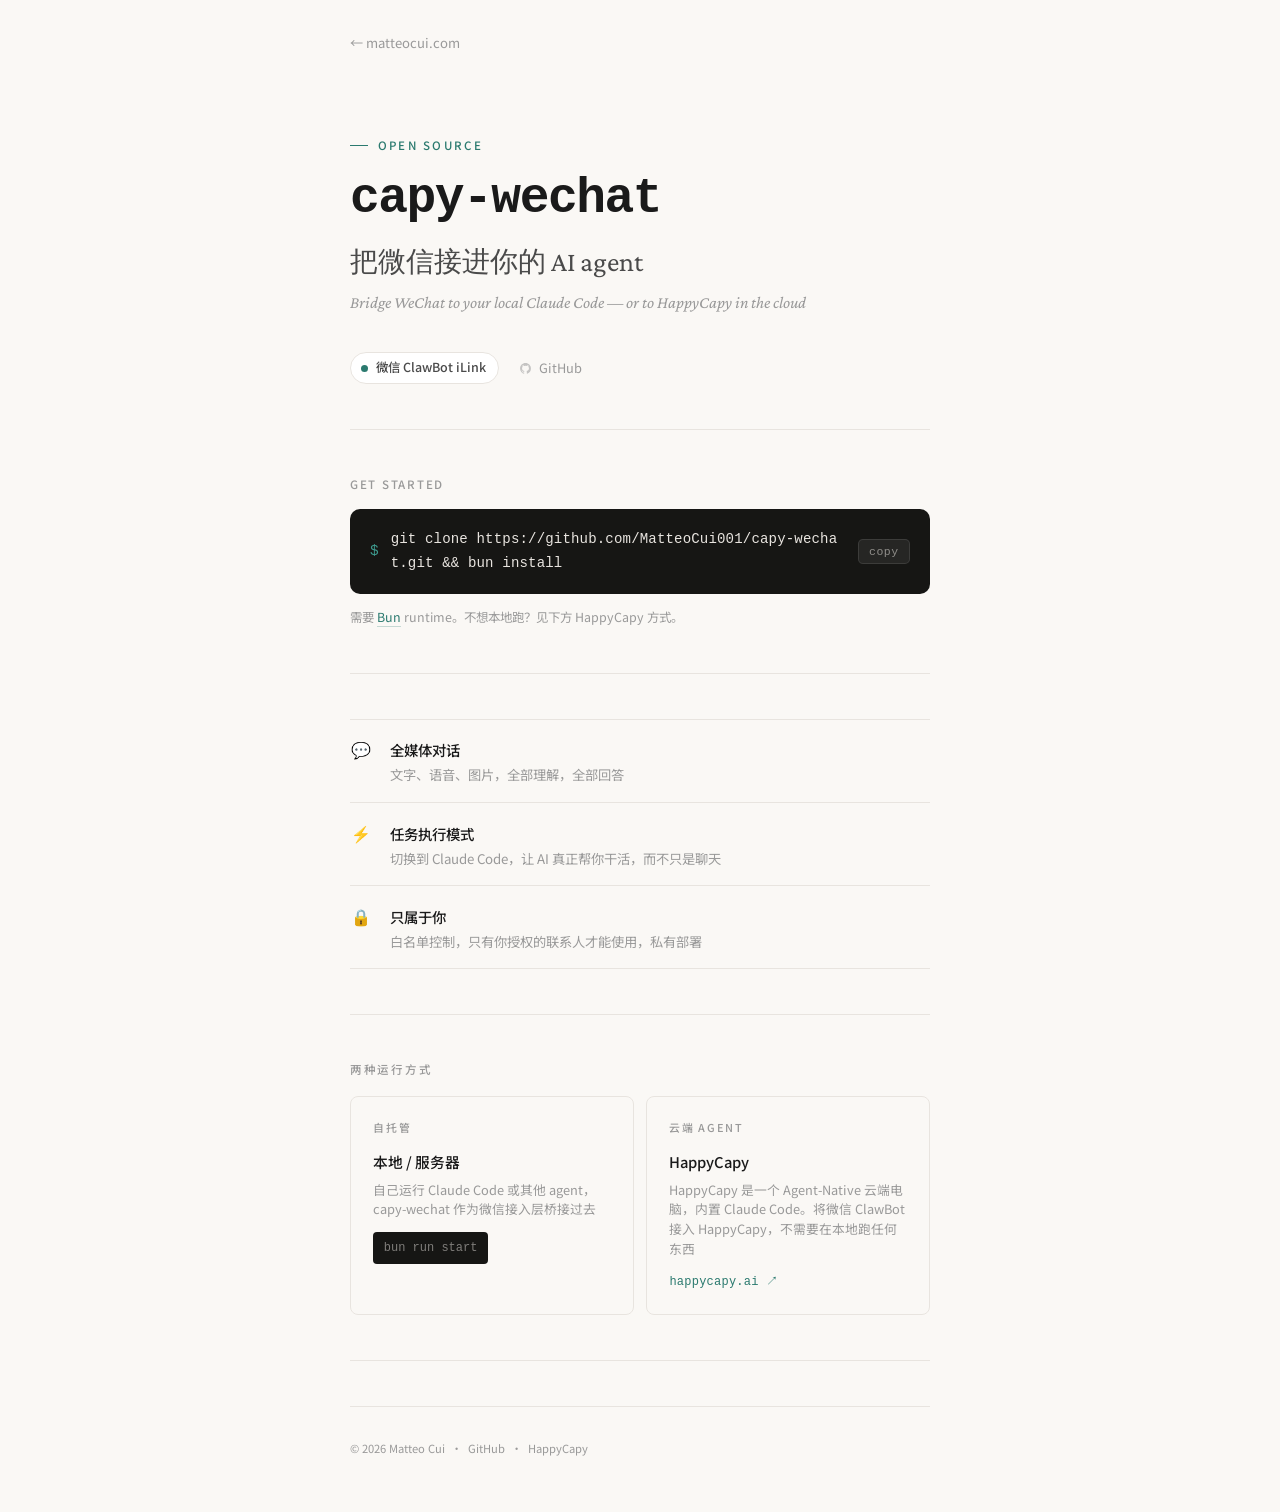
<file: products/capy-wechat.html>
<!DOCTYPE html>
<html lang="zh-CN">
<head>
<meta charset="UTF-8">
<meta name="viewport" content="width=device-width, initial-scale=1.0">
<title>capy-wechat — 把 AI 装进微信</title>
<meta name="description" content="把 Claude AI 接入微信的开源机器人。文字、语音、图片全支持，可在微信或 HappyCapy 平台运行。">
<meta property="og:title" content="capy-wechat">
<meta property="og:description" content="把 AI 装进微信 — 在 WeChat 或 HappyCapy 上运行">
<meta property="og:type" content="website">
<link rel="icon" type="image/svg+xml" href="/favicon.svg">
<link rel="preconnect" href="https://fonts.googleapis.com">
<link rel="preconnect" href="https://fonts.gstatic.com" crossorigin>
<link href="https://fonts.googleapis.com/css2?family=Crimson+Pro:ital,wght@0,400;0,500;0,600;1,400;1,500&family=Noto+Sans+SC:wght@300;400;500&display=swap" rel="stylesheet">
<style>
*, *::before, *::after { margin: 0; padding: 0; box-sizing: border-box; }

:root {
  --bg: #faf8f5;
  --accent: #2b7a6f;
  --accent-light: #3d9b8f;
  --accent-subtle: rgba(43, 122, 111, 0.08);
  --text: #1a1a1a;
  --text-secondary: #4a4a4a;
  --text-muted: #999;
  --border: #e8e4df;
  --border-hover: #c8c2bb;
  --serif: 'Crimson Pro', Georgia, 'Noto Serif SC', serif;
  --sans: 'Noto Sans SC', -apple-system, 'PingFang SC', sans-serif;
  --mono: 'Courier New', Courier, monospace;
  --code-bg: #161614;
  --code-text: #e8e4df;
}

html { -webkit-font-smoothing: antialiased; }
body {
  font-family: var(--sans);
  background: var(--bg);
  color: var(--text);
  line-height: 1.7;
  font-weight: 400;
}
a { color: inherit; text-decoration: none; }
::selection { background: rgba(43, 122, 111, 0.15); }

/* ── Layout ── */
.container {
  max-width: 660px;
  margin: 0 auto;
  padding: 0 clamp(1.5rem, 5vw, 2.5rem);
}

/* ── Entrance animations ── */
@keyframes fadeUp {
  from { opacity: 0; transform: translateY(12px); }
  to   { opacity: 1; transform: translateY(0); }
}
.animate {
  opacity: 0;
  animation: fadeUp 0.55s cubic-bezier(0.22, 0.61, 0.36, 1) forwards;
}
.delay-1 { animation-delay: 0.05s; }
.delay-2 { animation-delay: 0.15s; }
.delay-3 { animation-delay: 0.25s; }
.delay-4 { animation-delay: 0.38s; }
.delay-5 { animation-delay: 0.52s; }
.delay-6 { animation-delay: 0.66s; }
.delay-7 { animation-delay: 0.80s; }

/* ── Nav ── */
.nav { padding: 1.75rem 0 0; }
.nav-back {
  font-size: 0.82rem;
  color: var(--text-muted);
  transition: color 0.2s;
  display: inline-flex;
  align-items: center;
  gap: 0.35rem;
}
.nav-back:hover { color: var(--accent); }

/* ── Hero ── */
.hero {
  padding: clamp(3.5rem, 9vh, 5.5rem) 0 0;
}
.hero-eyebrow {
  font-size: 0.72rem;
  letter-spacing: 0.2em;
  color: var(--accent);
  text-transform: uppercase;
  font-weight: 500;
  margin-bottom: 1.1rem;
  display: flex;
  align-items: center;
  gap: 0.6rem;
}
.hero-eyebrow::before {
  content: '';
  display: inline-block;
  width: 18px;
  height: 1px;
  background: var(--accent);
}
.hero-name {
  font-family: var(--mono);
  font-size: clamp(2.2rem, 6vw, 3.1rem);
  font-weight: 700;
  letter-spacing: -0.03em;
  line-height: 1.05;
  color: var(--text);
  margin-bottom: 1.1rem;
}
.hero-tagline {
  font-family: var(--serif);
  font-size: clamp(1.35rem, 4vw, 1.75rem);
  font-weight: 400;
  color: var(--text-secondary);
  line-height: 1.35;
  margin-bottom: 0.55rem;
}
.hero-sub {
  font-family: var(--serif);
  font-size: 1.05rem;
  font-style: italic;
  color: var(--text-muted);
  line-height: 1.55;
  margin-bottom: 2.25rem;
}

/* ── Hero meta row ── */
.hero-meta-row {
  display: flex;
  align-items: center;
  gap: 1.25rem;
  flex-wrap: wrap;
}
.wechat-tag {
  display: inline-flex;
  align-items: center;
  gap: 0.5rem;
  font-size: 0.78rem;
  font-weight: 500;
  color: var(--text-secondary);
  background: white;
  border: 1px solid var(--border);
  padding: 0.3rem 0.8rem 0.3rem 0.6rem;
  border-radius: 100px;
}
.wechat-tag .dot {
  width: 7px;
  height: 7px;
  border-radius: 50%;
  background: var(--accent);
  flex-shrink: 0;
}
.github-link {
  font-size: 0.8rem;
  color: var(--text-muted);
  display: inline-flex;
  align-items: center;
  gap: 0.4rem;
  transition: color 0.2s;
}
.github-link:hover { color: var(--accent); }
.github-link svg { width: 13px; height: 13px; opacity: 0.55; flex-shrink: 0; }

/* ── Divider ── */
.divider {
  height: 1px;
  background: var(--border);
  margin: clamp(2rem, 5vh, 3rem) 0;
}

/* ── Install ── */
.install-label {
  font-size: 0.72rem;
  letter-spacing: 0.15em;
  text-transform: uppercase;
  color: var(--text-muted);
  font-weight: 500;
  margin-bottom: 0.9rem;
}
.install-block {
  background: var(--code-bg);
  border-radius: 10px;
  overflow: hidden;
  position: relative;
}
.install-inner {
  display: flex;
  align-items: center;
  padding: 1.15rem 1.25rem;
  gap: 0.75rem;
}
.install-prompt {
  color: var(--accent-light);
  font-family: var(--mono);
  font-size: 0.9rem;
  flex-shrink: 0;
  user-select: none;
}
.install-cmd {
  font-family: var(--mono);
  font-size: 0.88rem;
  color: var(--code-text);
  flex: 1;
  letter-spacing: 0.01em;
  word-break: break-all;
}
.copy-btn {
  background: rgba(255,255,255,0.07);
  border: 1px solid rgba(255,255,255,0.1);
  border-radius: 5px;
  color: rgba(232,228,223,0.55);
  font-size: 0.72rem;
  font-family: var(--mono);
  letter-spacing: 0.04em;
  padding: 0.3rem 0.65rem;
  cursor: pointer;
  transition: background 0.15s, color 0.15s, border-color 0.15s;
  flex-shrink: 0;
  white-space: nowrap;
}
.copy-btn:hover {
  background: rgba(255,255,255,0.12);
  color: rgba(232,228,223,0.9);
  border-color: rgba(255,255,255,0.18);
}
.copy-btn.copied {
  color: #6fcfb8;
  border-color: rgba(111, 207, 184, 0.3);
}
.install-note {
  font-size: 0.78rem;
  color: var(--text-muted);
  margin-top: 0.85rem;
  line-height: 1.6;
}
.install-note a {
  color: var(--accent);
  border-bottom: 1px solid rgba(43, 122, 111, 0.25);
  transition: border-color 0.2s;
}
.install-note a:hover { border-color: var(--accent); }

/* ── Features ── */
.features {
  display: flex;
  flex-direction: column;
  gap: 0;
}
.feature-row {
  display: flex;
  align-items: baseline;
  gap: 1.1rem;
  padding: 1rem 0;
  border-bottom: 1px solid var(--border);
}
.feature-row:first-child { border-top: 1px solid var(--border); }
.feature-icon-wrap {
  font-size: 1rem;
  flex-shrink: 0;
  width: 1.4rem;
  text-align: center;
  padding-top: 0.05rem;
}
.feature-body { flex: 1; }
.feature-name {
  font-size: 0.9rem;
  font-weight: 500;
  color: var(--text);
  margin-bottom: 0.15rem;
}
.feature-desc {
  font-size: 0.83rem;
  color: var(--text-muted);
  line-height: 1.55;
}

/* ── Deploy options ── */
.deploy-grid {
  display: grid;
  grid-template-columns: 1fr 1fr;
  gap: 0.75rem;
}
.deploy-card {
  display: block;
  padding: 1.35rem 1.4rem;
  border: 1px solid var(--border);
  border-radius: 8px;
  transition: border-color 0.2s, box-shadow 0.2s, transform 0.15s;
  text-decoration: none;
  color: inherit;
}
.deploy-card:hover {
  border-color: var(--accent);
  box-shadow: 0 3px 12px rgba(43, 122, 111, 0.1);
  transform: translateY(-2px);
}
.deploy-card-eyebrow {
  font-size: 0.68rem;
  letter-spacing: 0.15em;
  text-transform: uppercase;
  color: var(--text-muted);
  font-weight: 500;
  margin-bottom: 0.75rem;
}
.deploy-card-name {
  font-size: 0.92rem;
  font-weight: 500;
  color: var(--text);
  margin-bottom: 0.35rem;
}
.deploy-card-desc {
  font-size: 0.8rem;
  color: var(--text-muted);
  line-height: 1.55;
}
.deploy-card-link {
  font-size: 0.75rem;
  color: var(--accent);
  margin-top: 0.8rem;
  font-family: var(--mono);
  letter-spacing: 0.02em;
  display: block;
}
.deploy-card-cmd {
  font-size: 0.75rem;
  color: rgba(232,228,223,0.5);
  margin-top: 0.8rem;
  font-family: var(--mono);
  background: var(--code-bg);
  padding: 0.35rem 0.65rem;
  border-radius: 4px;
  display: inline-block;
}

/* ── Footer ── */
.footer {
  padding: 2rem 0 clamp(2.5rem, 6vh, 4rem);
  border-top: 1px solid var(--border);
}
.footer p {
  font-size: 0.7rem;
  color: var(--text-muted);
}
.footer a {
  color: var(--text-muted);
  transition: color 0.2s;
}
.footer a:hover { color: var(--accent); }

/* ── Responsive ── */
@media (max-width: 520px) {
  .deploy-grid { grid-template-columns: 1fr; }
  .hero-meta-row { gap: 0.75rem; }
  .install-inner { padding: 1rem; }
  .install-cmd { font-size: 0.78rem; }
}
</style>
</head>
<body>

<main class="container">

  <nav class="nav animate delay-1">
    <a href="/" class="nav-back">← matteocui.com</a>
  </nav>

  <header class="hero">
    <p class="hero-eyebrow animate delay-1">Open Source</p>
    <h1 class="hero-name animate delay-2">capy-wechat</h1>
    <p class="hero-tagline animate delay-3">把微信接进你的 AI agent</p>
    <p class="hero-sub animate delay-3">Bridge WeChat to your local Claude Code — or to HappyCapy in the cloud</p>

    <div class="hero-meta-row animate delay-4">
      <span class="wechat-tag">
        <span class="dot"></span>
        微信 ClawBot iLink
      </span>
      <a href="https://github.com/MatteoCui001/capy-wechat" target="_blank" class="github-link">
        <svg viewBox="0 0 24 24" fill="currentColor"><path d="M12 2C6.477 2 2 6.484 2 12.017c0 4.425 2.865 8.18 6.839 9.504.5.092.682-.217.682-.483 0-.237-.008-.868-.013-1.703-2.782.605-3.369-1.343-3.369-1.343-.454-1.158-1.11-1.466-1.11-1.466-.908-.62.069-.608.069-.608 1.003.07 1.531 1.032 1.531 1.032.892 1.53 2.341 1.088 2.91.832.092-.647.35-1.088.636-1.338-2.22-.253-4.555-1.113-4.555-4.951 0-1.093.39-1.988 1.029-2.688-.103-.253-.446-1.272.098-2.65 0 0 .84-.27 2.75 1.026A9.564 9.564 0 0112 6.844c.85.004 1.705.115 2.504.337 1.909-1.296 2.747-1.027 2.747-1.027.546 1.379.202 2.398.1 2.651.64.7 1.028 1.595 1.028 2.688 0 3.848-2.339 4.695-4.566 4.943.359.309.678.92.678 1.855 0 1.338-.012 2.419-.012 2.747 0 .268.18.58.688.482A10.019 10.019 0 0022 12.017C22 6.484 17.522 2 12 2z"/></svg>
        GitHub
      </a>
    </div>
  </header>

  <div class="divider animate delay-4"></div>

  <section class="animate delay-5">
    <p class="install-label">Get started</p>
    <div class="install-block">
      <div class="install-inner">
        <span class="install-prompt">$</span>
        <span class="install-cmd" id="install-cmd">git clone https://github.com/MatteoCui001/capy-wechat.git && bun install</span>
        <button class="copy-btn" id="copy-btn" onclick="copyInstall()">copy</button>
      </div>
    </div>
    <p class="install-note">
      需要 <a href="https://bun.sh" target="_blank">Bun</a> runtime。不想本地跑？见下方 HappyCapy 方式。
    </p>
  </section>

  <div class="divider animate delay-5"></div>

  <section class="animate delay-6">
    <div class="features">

      <div class="feature-row">
        <span class="feature-icon-wrap">💬</span>
        <div class="feature-body">
          <p class="feature-name">全媒体对话</p>
          <p class="feature-desc">文字、语音、图片，全部理解，全部回答</p>
        </div>
      </div>

      <div class="feature-row">
        <span class="feature-icon-wrap">⚡</span>
        <div class="feature-body">
          <p class="feature-name">任务执行模式</p>
          <p class="feature-desc">切换到 Claude Code，让 AI 真正帮你干活，而不只是聊天</p>
        </div>
      </div>

      <div class="feature-row">
        <span class="feature-icon-wrap">🔒</span>
        <div class="feature-body">
          <p class="feature-name">只属于你</p>
          <p class="feature-desc">白名单控制，只有你授权的联系人才能使用，私有部署</p>
        </div>
      </div>

    </div>
  </section>

  <div class="divider animate delay-6"></div>

  <section class="animate delay-7">
    <p class="install-label" style="margin-bottom: 1rem;">两种运行方式</p>
    <div class="deploy-grid">

      <div class="deploy-card" style="cursor: default;">
        <p class="deploy-card-eyebrow">自托管</p>
        <p class="deploy-card-name">本地 / 服务器</p>
        <p class="deploy-card-desc">自己运行 Claude Code 或其他 agent，capy-wechat 作为微信接入层桥接过去</p>
        <span class="deploy-card-cmd">bun run start</span>
      </div>

      <a href="https://www.happycapy.ai" target="_blank" class="deploy-card">
        <p class="deploy-card-eyebrow">云端 Agent</p>
        <p class="deploy-card-name">HappyCapy</p>
        <p class="deploy-card-desc">HappyCapy 是一个 Agent-Native 云端电脑，内置 Claude Code。将微信 ClawBot 接入 HappyCapy，不需要在本地跑任何东西</p>
        <span class="deploy-card-link">happycapy.ai ↗</span>
      </a>

    </div>
  </section>

  <div class="divider animate delay-7"></div>

  <footer class="footer animate delay-7">
    <p>&copy; 2026 Matteo Cui &nbsp;·&nbsp; <a href="https://github.com/MatteoCui001/capy-wechat">GitHub</a> &nbsp;·&nbsp; <a href="https://www.happycapy.ai" target="_blank">HappyCapy</a></p>
  </footer>

</main>

<script>
function copyInstall() {
  const cmd = document.getElementById('install-cmd').textContent;
  const btn = document.getElementById('copy-btn');
  navigator.clipboard.writeText(cmd).then(() => {
    btn.textContent = 'copied!';
    btn.classList.add('copied');
    setTimeout(() => {
      btn.textContent = 'copy';
      btn.classList.remove('copied');
    }, 2000);
  });
}
</script>

</body>
</html>
</file>
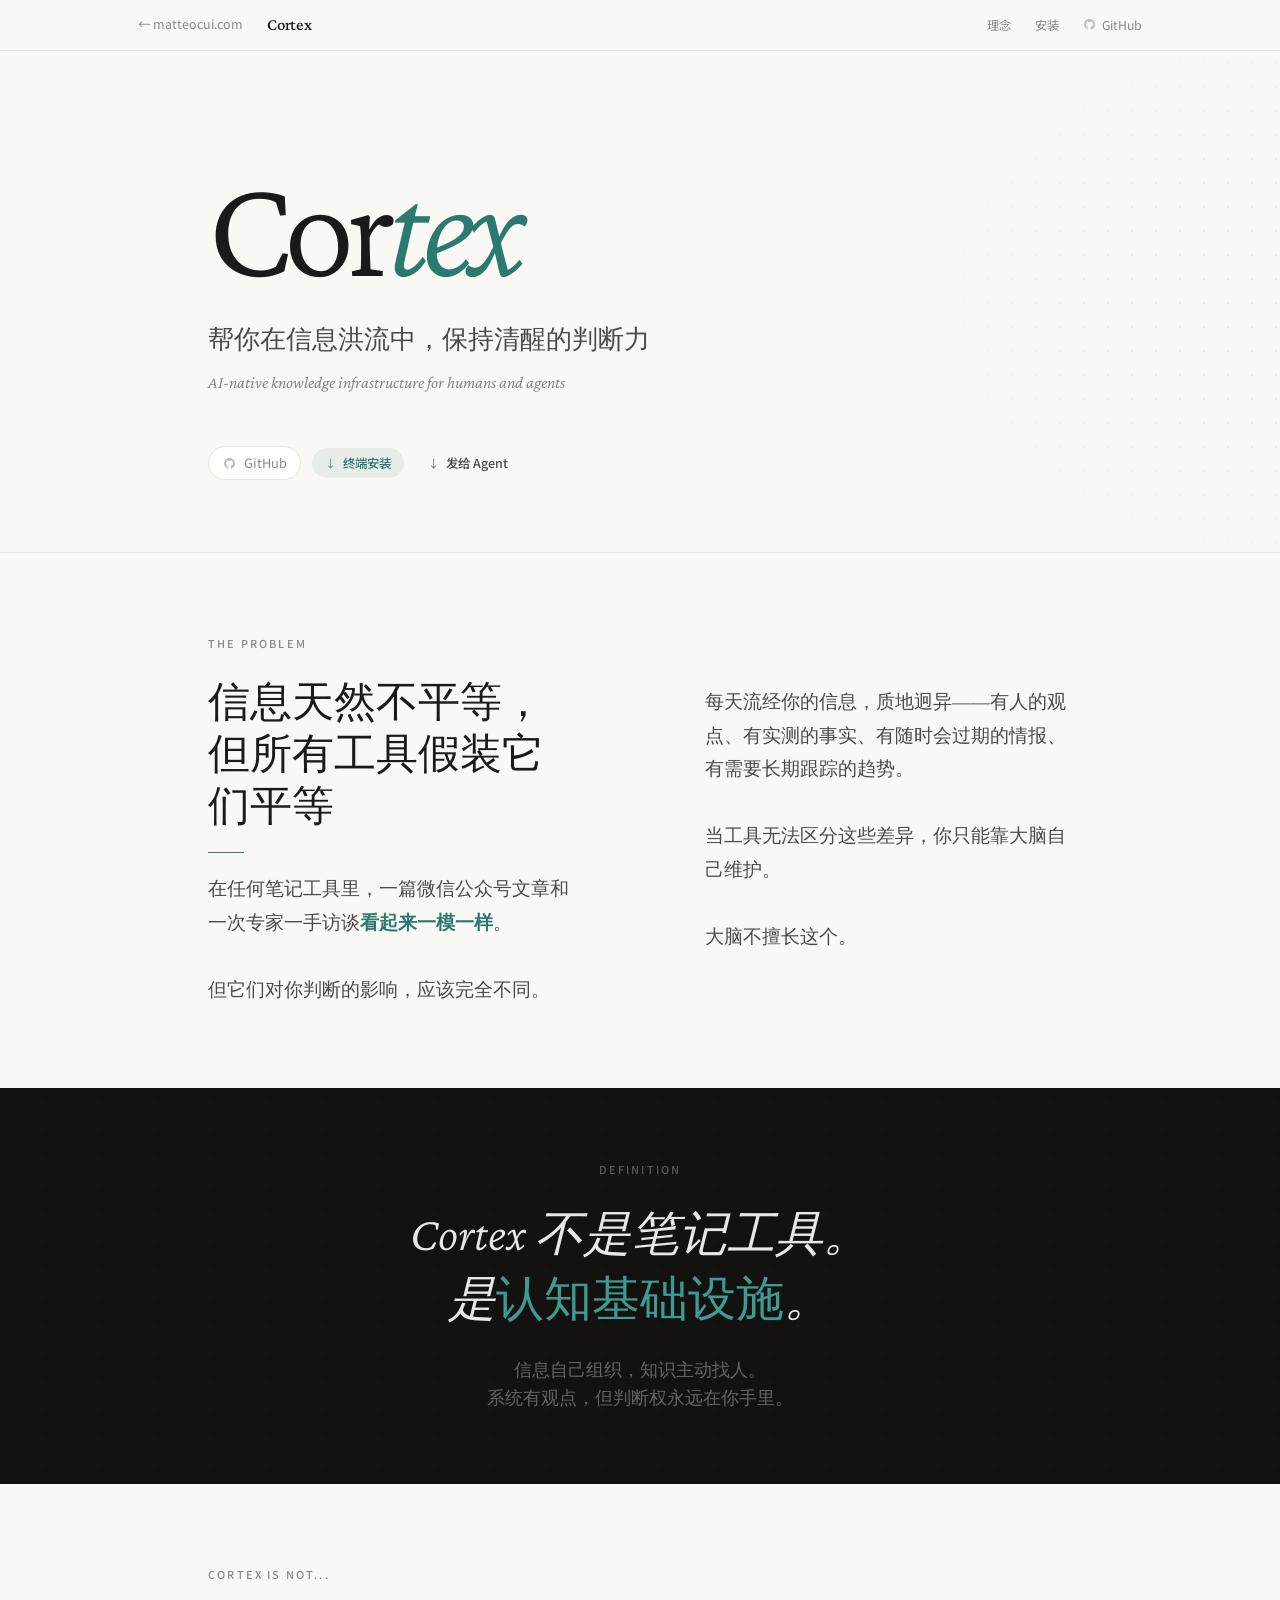
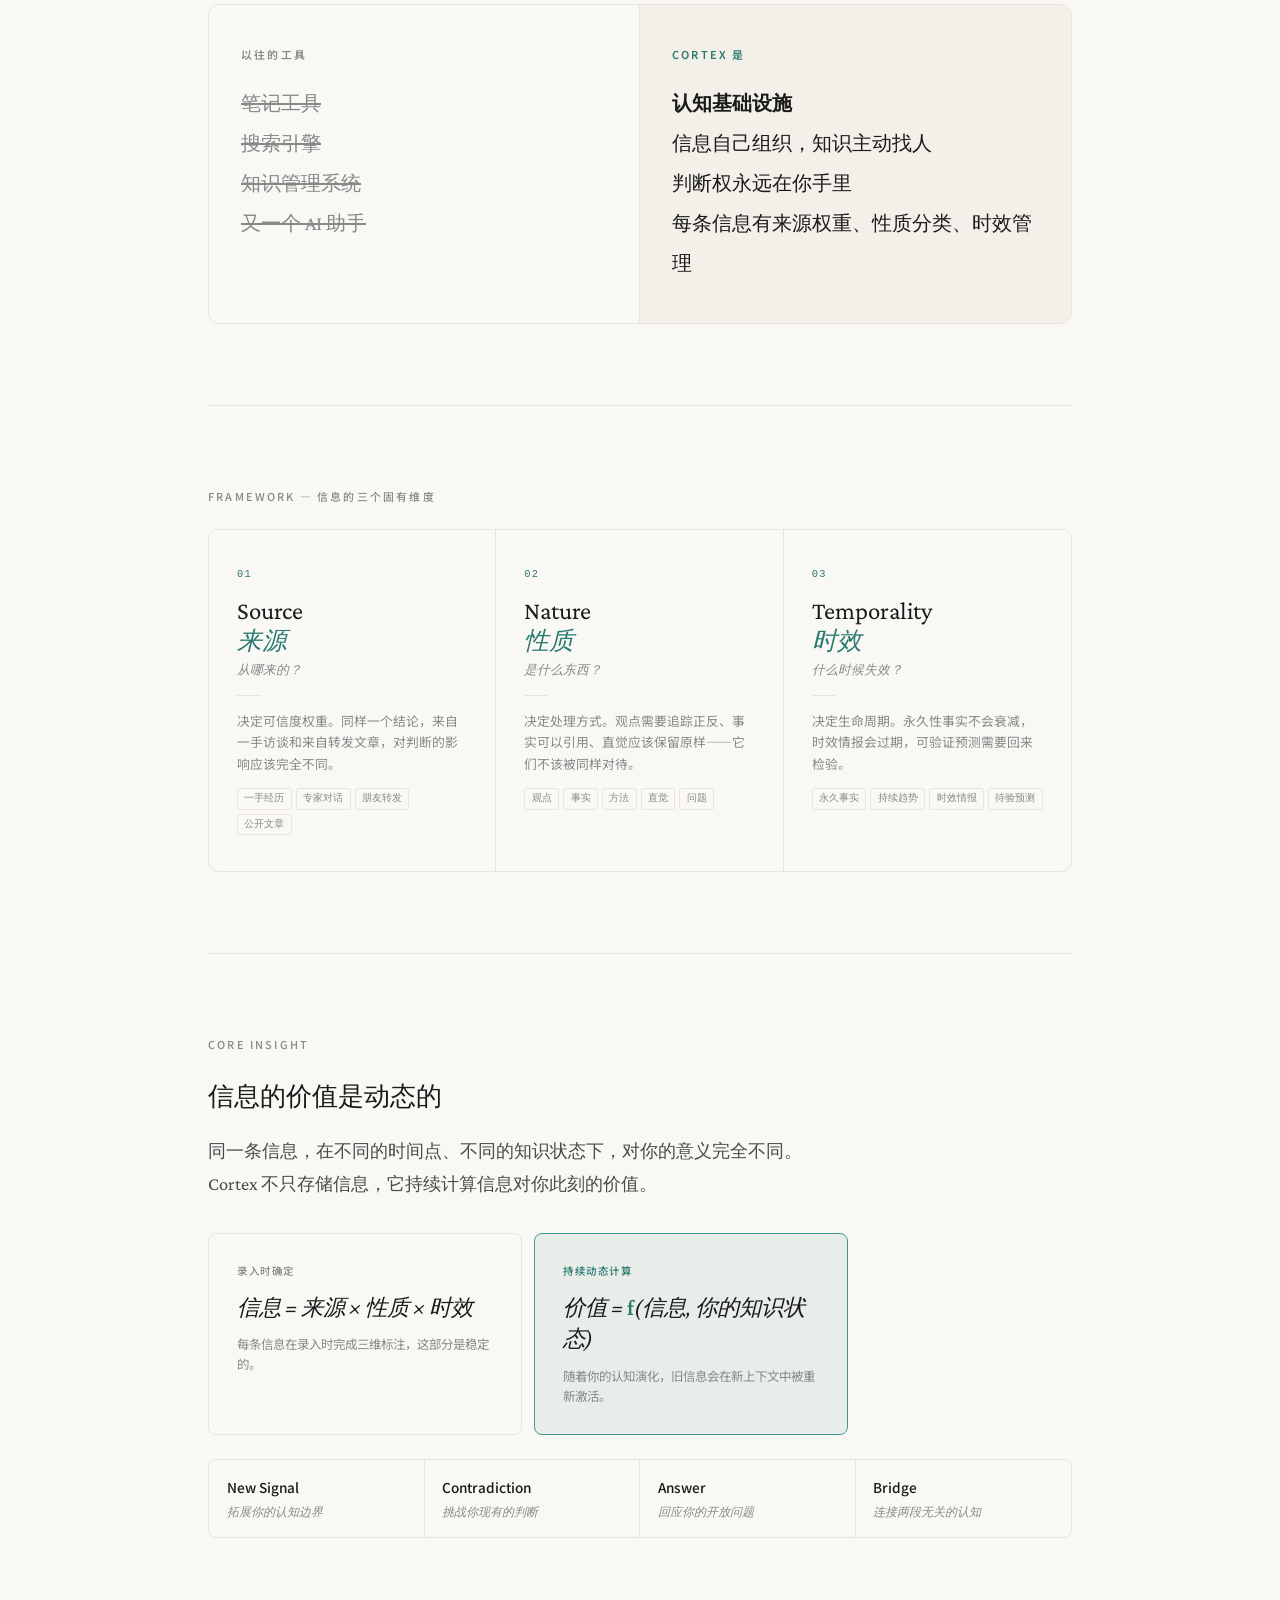
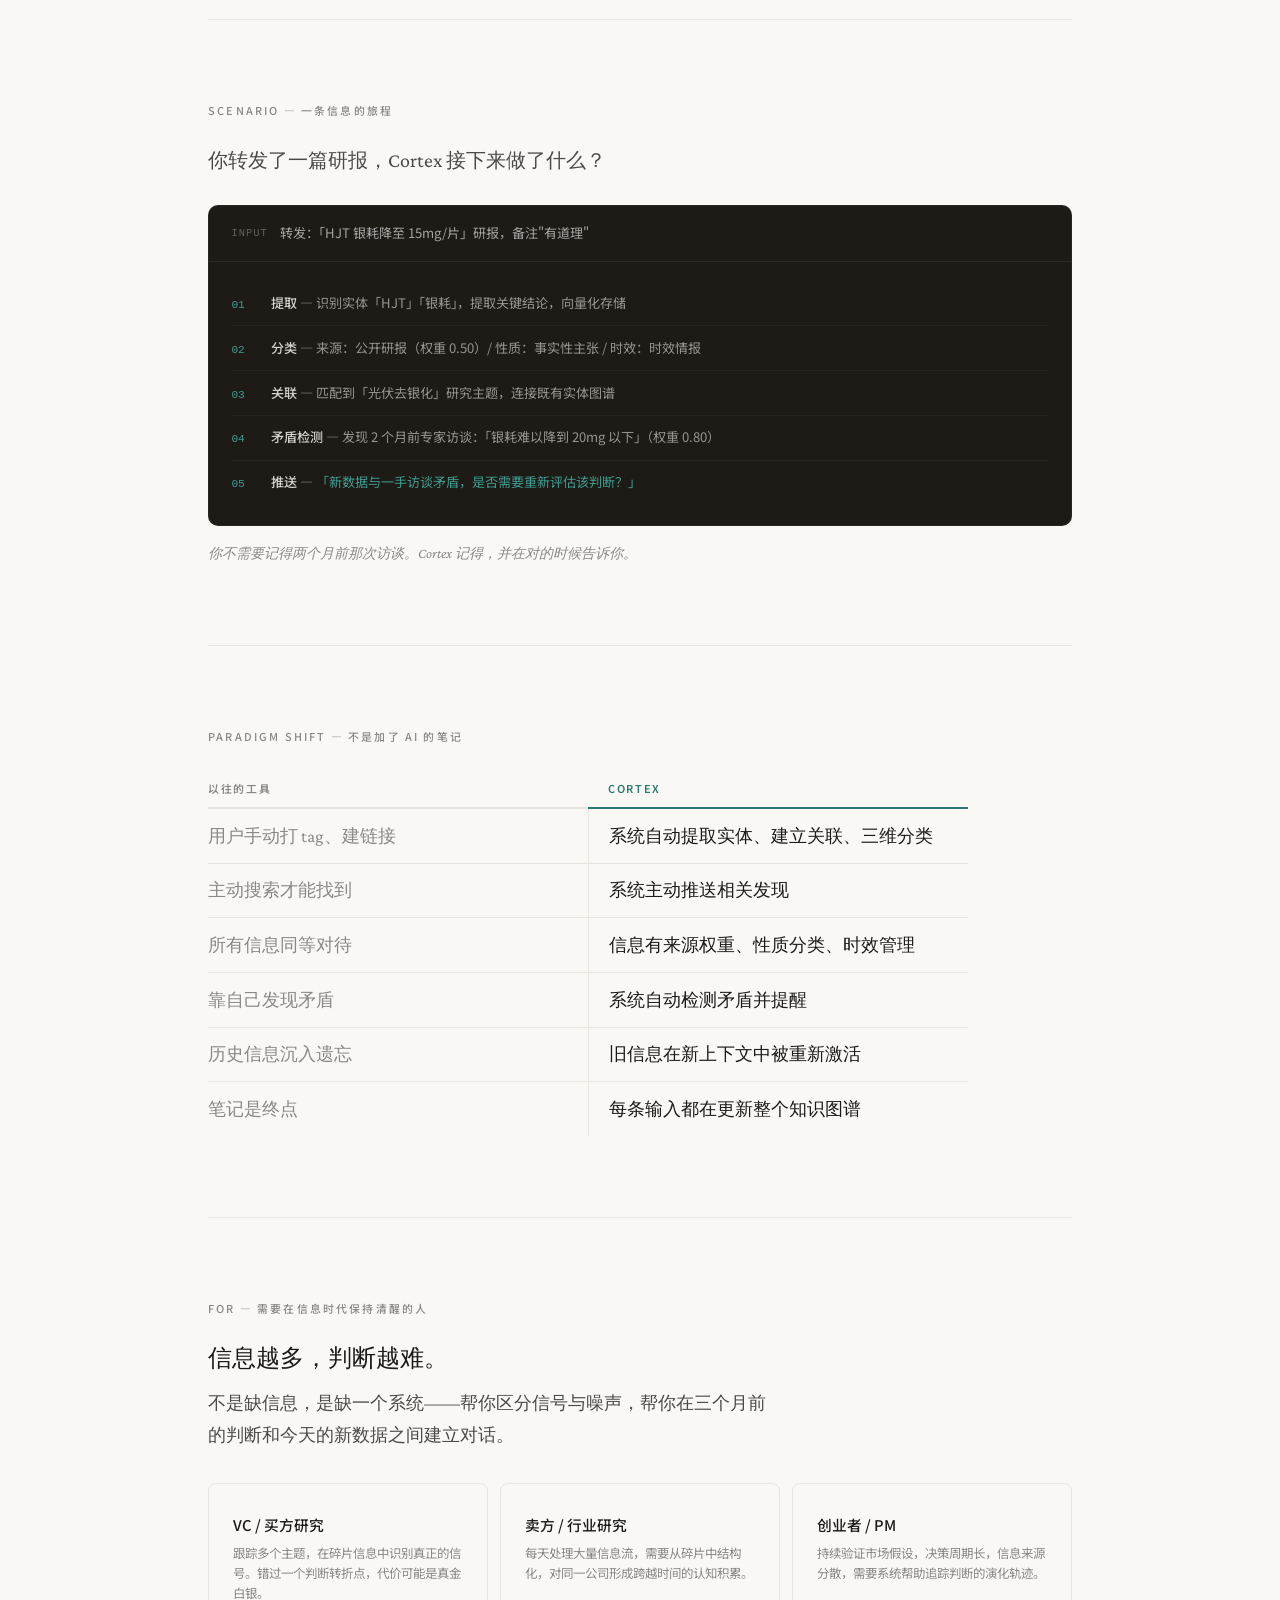
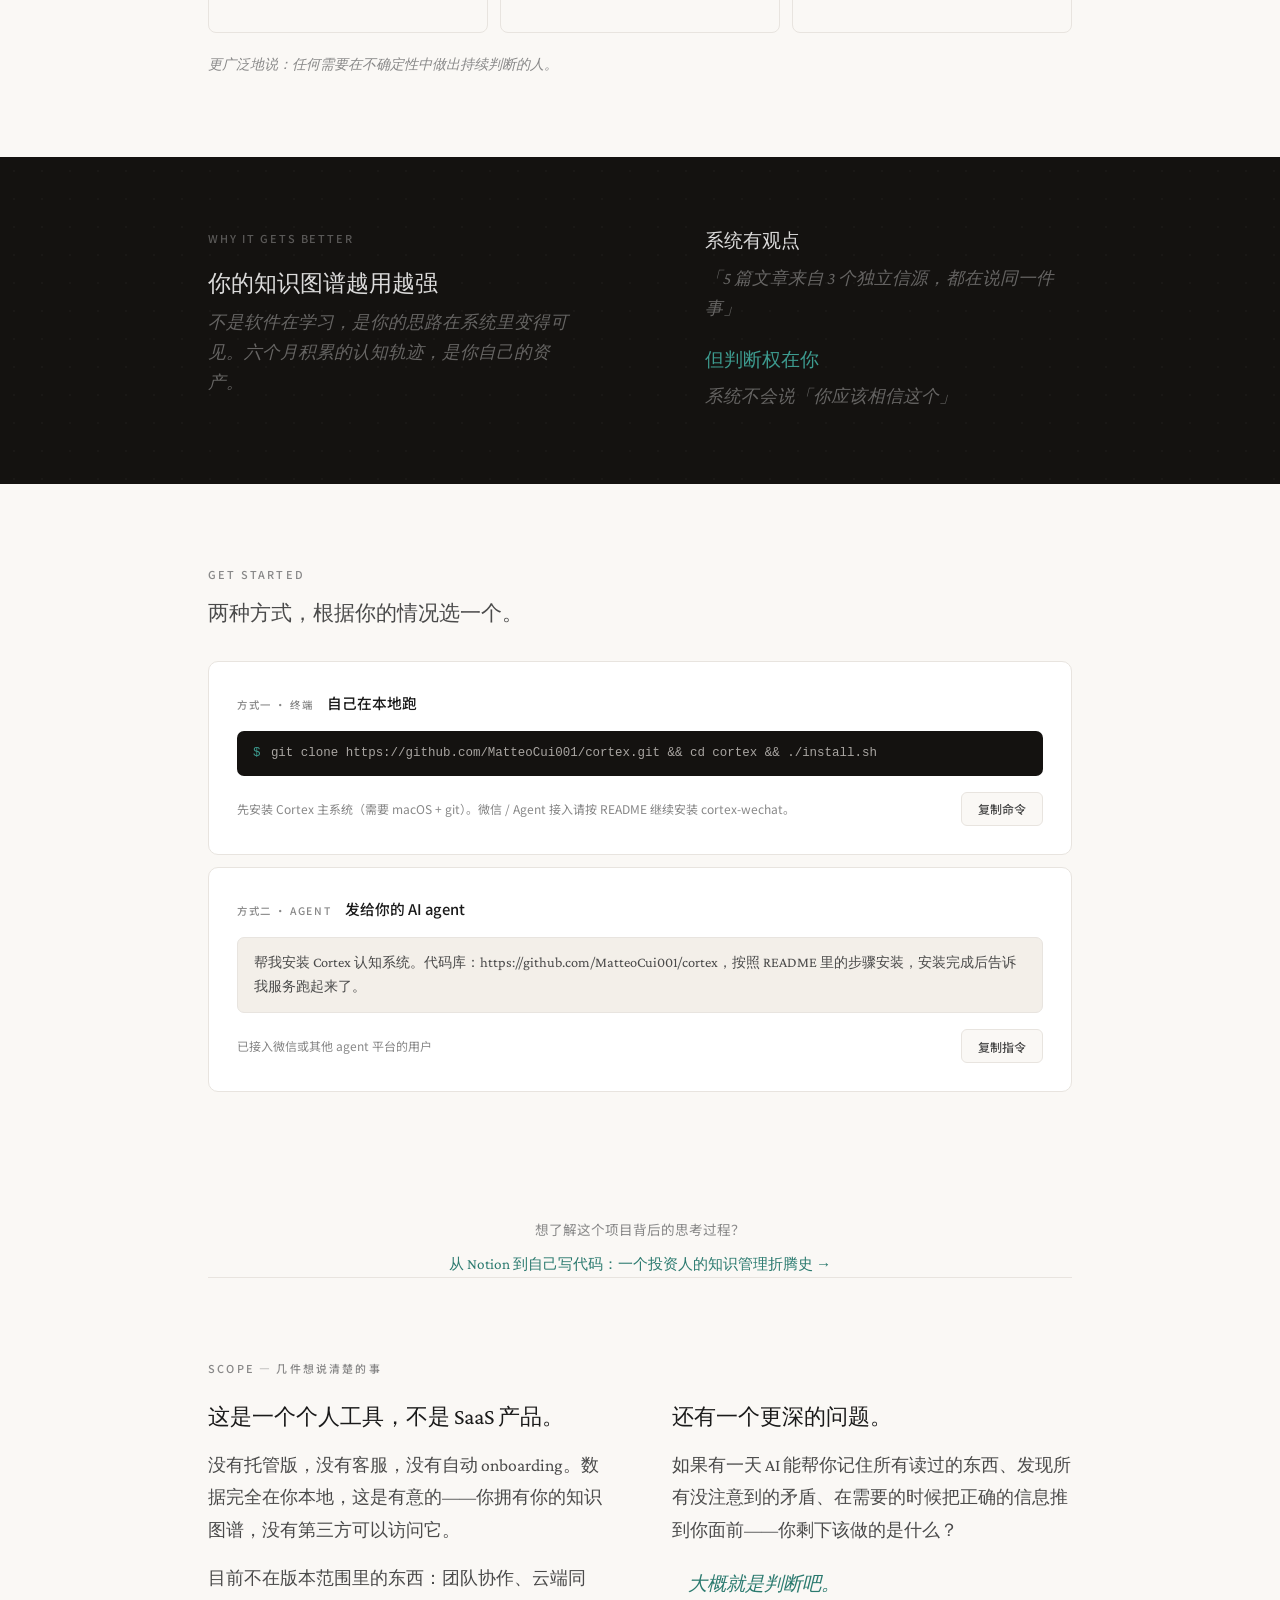
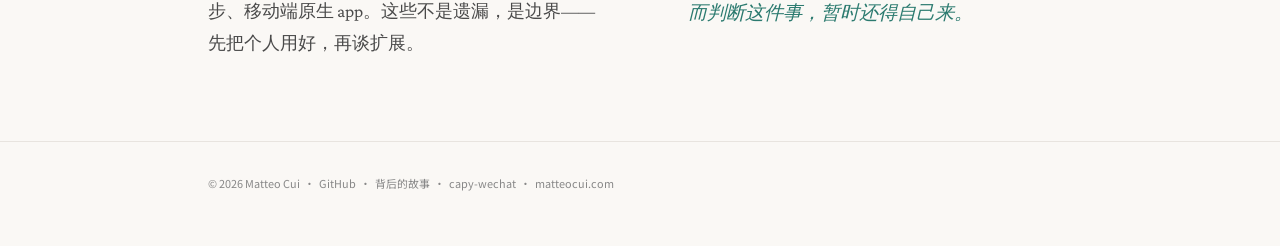
<file: products/cortex.html>
<!DOCTYPE html>
<html lang="zh-CN">
<head>
<meta charset="UTF-8">
<meta name="viewport" content="width=device-width, initial-scale=1.0">
<title>Cortex — 帮你在信息洪流中保持清醒的判断力</title>
<meta name="description" content="AI 原生的认知基础设施。不替用户认知，帮用户看清。">
<meta property="og:title" content="Cortex — AI-Native Knowledge Infrastructure">
<meta property="og:description" content="不替用户认知，帮用户看清。">
<meta property="og:type" content="website">
<meta property="og:url" content="https://matteocui.com/cortex">
<link rel="canonical" href="https://matteocui.com/cortex">
<link rel="icon" type="image/svg+xml" href="/favicon.svg">
<link rel="preconnect" href="https://fonts.googleapis.com">
<link rel="preconnect" href="https://fonts.gstatic.com" crossorigin>
<link href="https://fonts.googleapis.com/css2?family=Crimson+Pro:ital,wght@0,300;0,400;0,500;0,600;1,300;1,400;1,500;1,600&family=Noto+Sans+SC:wght@300;400;500&display=swap" rel="stylesheet">
<style>
*, *::before, *::after { margin: 0; padding: 0; box-sizing: border-box; }

:root {
  --bg:             #faf8f5;
  --bg-card:        #f3efe9;
  --bg-dark:        #141210;
  --bg-dark-2:      #1e1b17;
  --accent:         #2b7a6f;
  --accent-light:   #3d9b8f;
  --accent-subtle:  rgba(43, 122, 111, 0.09);
  --text:           #1a1a1a;
  --text-secondary: #4a4a4a;
  --text-muted:     #888;
  --border:         #e8e4df;
  --serif:  'Crimson Pro', Georgia, 'Noto Serif SC', serif;
  --sans:   'Noto Sans SC', -apple-system, 'PingFang SC', sans-serif;
  --mono:   'Courier New', Courier, monospace;
}

html { -webkit-font-smoothing: antialiased; scroll-behavior: smooth; }
body { font-family: var(--sans); background: var(--bg); color: var(--text); line-height: 1.7; overflow-x: hidden; }
a { color: inherit; text-decoration: none; }
::selection { background: rgba(43,122,111,0.15); }

/* ── Containers ── */
.c  { max-width: 680px;  margin: 0 auto; padding: 0 clamp(1.5rem, 5vw, 2.5rem); }
.cw { max-width: 960px;  margin: 0 auto; padding: 0 clamp(1.5rem, 5vw, 3rem); }
.cf { max-width: 1100px; margin: 0 auto; padding: 0 clamp(1.5rem, 5vw, 3rem); }

/* ── Animations ── */
@keyframes fadeUp {
  from { opacity:0; transform:translateY(16px); }
  to   { opacity:1; transform:translateY(0); }
}
@keyframes pulse { 0%,100%{opacity:1} 50%{opacity:.35} }
.a { opacity:0; animation: fadeUp .6s cubic-bezier(.22,.61,.36,1) forwards; }
.a.d1{animation-delay:.05s}.a.d2{animation-delay:.18s}.a.d3{animation-delay:.32s}
.a.d4{animation-delay:.46s}.a.d5{animation-delay:.60s}.a.d6{animation-delay:.74s}

/* ── Nav ── */
.nav {
  position: sticky; top:0; z-index:50;
  background: rgba(250,248,245,.9);
  backdrop-filter: blur(14px);
  -webkit-backdrop-filter: blur(14px);
  border-bottom: 1px solid var(--border);
}
.nav-inner {
  max-width:1100px; margin:0 auto;
  padding:0 clamp(1.5rem,5vw,3rem);
  height:50px;
  display:flex; align-items:center; justify-content:space-between;
}
.nav-back { font-size:.78rem; color:var(--text-muted); transition:color .2s; }
.nav-back:hover { color:var(--accent); }
.nav-brand { font-family:var(--serif); font-size:1.05rem; font-weight:500; color:var(--text); letter-spacing:-.01em; }
.nav-right { display:flex; align-items:center; gap:1.5rem; }
.nav-right a { font-size:.77rem; color:var(--text-muted); transition:color .2s; display:flex; align-items:center; gap:.35rem; }
.nav-right a:hover { color:var(--accent); }
.nav-right svg { width:13px; height:13px; opacity:.55; }

/* ── Hero ── */
.hero {
  padding: clamp(5rem,12vh,8rem) 0 clamp(4rem,8vh,6rem);
  position: relative; overflow:hidden;
}
.hero-dots {
  position:absolute; top:0; right:0;
  width:50%; height:100%;
  background-image: radial-gradient(circle, rgba(43,122,111,.11) 1px, transparent 1px);
  background-size: 24px 24px;
  mask-image: radial-gradient(ellipse 90% 90% at 100% 50%, black 10%, transparent 70%);
  -webkit-mask-image: radial-gradient(ellipse 90% 90% at 100% 50%, black 10%, transparent 70%);
  pointer-events:none;
}
.hero-eyebrow {
  font-size:.7rem; letter-spacing:.2em; text-transform:uppercase;
  color:var(--accent); font-weight:500;
  display:flex; align-items:center; gap:.6rem;
  margin-bottom:1.25rem;
}
.hero-eyebrow-dot {
  width:6px; height:6px; border-radius:50%; background:var(--accent);
  animation: pulse 2.5s ease-in-out infinite;
}
.hero-title {
  font-family: var(--serif);
  font-size: clamp(4.5rem, 13vw, 9rem);
  font-weight: 300;
  letter-spacing: -.05em;
  line-height: .95;
  color: var(--text);
  margin-bottom: 1.5rem;
}
.hero-title em { font-style:italic; color:var(--accent); }
.hero-desc {
  font-family: var(--serif);
  font-size: clamp(1.2rem, 3vw, 1.65rem);
  font-weight:400;
  color: var(--text-secondary);
  line-height:1.5;
  max-width:520px;
  margin-bottom:.6rem;
}
.hero-desc-en {
  font-family: var(--serif);
  font-size:1.05rem; font-style:italic; color:var(--text-muted);
  margin-bottom:3rem;
}
.hero-actions {
  display:flex; align-items:center; gap:.65rem; flex-wrap:wrap;
}
.hero-gh {
  display:inline-flex; align-items:center; gap:.5rem;
  font-size:.8rem; color:var(--text-muted); transition:color .2s;
  border:1px solid var(--border);
  background:white;
  padding:.35rem .85rem;
  border-radius:100px;
}
.hero-gh:hover { color:var(--accent); border-color:var(--accent); }
.hero-gh svg { width:13px; height:13px; opacity:.6; }
.hero-install-btn {
  display:inline-flex; align-items:center; gap:.4rem;
  font-size:.78rem; font-family:var(--sans); font-weight:500;
  color:var(--accent); background:var(--accent-subtle);
  border:1px solid var(--accent-border);
  padding:.35rem .85rem; border-radius:100px; cursor:pointer;
  transition:all .2s;
}
.hero-install-btn:hover { background:rgba(43,122,111,.14); border-color:var(--accent); }
.hero-install-btn--agent { color:var(--text-secondary); background:transparent; border-color:var(--border); }
.hero-install-btn--agent:hover { border-color:var(--text-secondary); background:var(--bg-card); color:var(--text); }
.hero-install-btn.copied { color:var(--accent); }
.hero-install-icon { font-size:.7rem; opacity:.7; }

/* ── Section rhythm ── */
.sec { padding: clamp(4rem,9vh,6.5rem) 0; }
.sec-label {
  font-size:.68rem; letter-spacing:.2em; text-transform:uppercase;
  color:var(--text-muted); font-weight:500; margin-bottom:1.5rem;
}
.sec-rule { width:36px; height:1px; background:var(--accent); margin:1.2rem 0; }
.divider { height:1px; background:var(--border); }

/* ── Dark band ── */
.band-dark {
  background:var(--bg-dark);
  padding: clamp(4rem,8vh,6rem) 0;
  position:relative; overflow:hidden;
}
.band-dark::before {
  content:'';
  position:absolute; top:0; left:0; right:0; bottom:0;
  background-image: radial-gradient(circle, rgba(255,255,255,.025) 1px, transparent 1px);
  background-size: 28px 28px;
  pointer-events:none;
}

/* ── Problem section ── */
.problem-split {
  display:grid;
  grid-template-columns: 1fr 1px 1fr;
  gap: clamp(2rem,5vw,5rem);
  align-items:start;
}
.problem-rule { background:var(--border); }
.problem-headline {
  font-family:var(--serif);
  font-size:clamp(1.6rem,4vw,2.6rem);
  font-weight:400;
  line-height:1.25;
  color:var(--text);
  margin-bottom:1rem;
}
.problem-body {
  font-family:var(--serif);
  font-size:clamp(.95rem,2vw,1.2rem);
  color:var(--text-secondary);
  line-height:1.75;
}
.problem-body em { color:var(--accent); font-style:normal; font-weight:600; }

/* ── Not/Is definition ── */
.def-grid {
  display:grid; grid-template-columns:1fr 1fr; gap:0;
  border:1px solid var(--border); border-radius:10px; overflow:hidden;
}
.def-col {
  padding: clamp(1.75rem,4vw,2.5rem) clamp(1.5rem,3vw,2rem);
}
.def-col--not { background:var(--bg); border-right:1px solid var(--border); }
.def-col--is  { background:var(--bg-card); }
.def-col-header {
  font-size:.68rem; letter-spacing:.2em; text-transform:uppercase;
  font-weight:600; margin-bottom:1.25rem;
}
.def-col--not .def-col-header { color:var(--text-muted); }
.def-col--is  .def-col-header { color:var(--accent); }
.def-line {
  font-family:var(--serif);
  font-size:clamp(1rem,2.2vw,1.25rem);
  line-height:2.0;
  color:var(--text-secondary);
}
.def-col--not .def-line { text-decoration:line-through; color:var(--text-muted); }
.def-col--is  .def-line { color:var(--text); }

/* ── 3D framework ── */
.dim-grid {
  display:grid; grid-template-columns:repeat(3,1fr);
  gap:0; border:1px solid var(--border); border-radius:10px; overflow:hidden;
}
.dim-item {
  padding:clamp(1.5rem,4vw,2.25rem) clamp(1.25rem,3vw,1.75rem);
  border-right:1px solid var(--border);
  transition:background .2s;
}
.dim-item:last-child { border-right:none; }
.dim-item:hover { background:var(--bg-card); }
.dim-num {
  font-family:var(--mono); font-size:.65rem; color:var(--accent);
  letter-spacing:.12em; margin-bottom:.75rem; display:block;
}
.dim-name {
  font-family:var(--serif);
  font-size:clamp(1.15rem,2.5vw,1.55rem);
  font-weight:400; color:var(--text);
  margin-bottom:.25rem; line-height:1.2;
}
.dim-name em { font-style:italic; color:var(--accent); }
.dim-q {
  font-size:.8rem; color:var(--text-muted); margin-bottom:.85rem;
  font-family:var(--serif); font-style:italic;
}
.dim-rule { width:24px; height:1px; background:var(--border); margin-bottom:.85rem; }
.dim-desc { font-size:.8rem; color:var(--text-muted); line-height:1.7; }
.dim-spectrum {
  margin-top:.85rem; display:flex; flex-wrap:wrap; gap:.25rem;
}
.dim-tag {
  font-size:.6rem; color:var(--text-muted); border:1px solid var(--border);
  border-radius:3px; padding:.1rem .4rem; font-family:var(--mono);
}

/* ── Dark pullquote band ── */
.pullquote-wrap { max-width:780px; margin:0 auto; text-align:center; padding:0 clamp(1.5rem,5vw,3rem); }
.pullquote-label {
  font-size:.68rem; letter-spacing:.2em; text-transform:uppercase;
  color:rgba(255,255,255,.3); font-weight:500; margin-bottom:1.5rem;
}
.pullquote {
  font-family:var(--serif);
  font-size:clamp(1.6rem,4.5vw,3rem);
  font-weight:300; font-style:italic;
  color:rgba(255,255,255,.9);
  line-height:1.35;
}
.pullquote em { color:var(--accent-light); font-style:normal; }
.pullquote-sub {
  font-family:var(--serif);
  font-size:clamp(.9rem,2vw,1.1rem);
  color:rgba(255,255,255,.35);
  margin-top:1.5rem;
  line-height:1.6;
}

/* ── Value formula ── */
.formula-pair {
  display:grid; grid-template-columns:1fr 1fr; gap:.75rem;
}
.formula-card {
  border:1px solid var(--border); border-radius:8px;
  padding:clamp(1.25rem,3vw,1.75rem) clamp(1.25rem,3vw,1.75rem);
}
.formula-card--dynamic { border-color:var(--accent-light); background:var(--accent-subtle); }
.formula-card-label {
  font-size:.65rem; letter-spacing:.15em; text-transform:uppercase;
  color:var(--text-muted); font-weight:500; margin-bottom:.75rem;
}
.formula-card--dynamic .formula-card-label { color:var(--accent); }
.formula-expr {
  font-family:var(--serif);
  font-size:clamp(1.05rem,2.5vw,1.4rem);
  font-style:italic; color:var(--text);
  line-height:1.4;
}
.formula-expr em { color:var(--accent); font-style:normal; font-weight:600; }
.formula-desc {
  font-size:.78rem; color:var(--text-muted);
  margin-top:.75rem; line-height:1.6;
}

/* ── Signal types (horizontal strip) ── */
.signal-strip {
  display:grid; grid-template-columns:repeat(4,1fr);
  gap:0; border:1px solid var(--border); border-radius:8px; overflow:hidden;
  margin-top:1.5rem;
}
.signal-item {
  padding:1rem 1.1rem; border-right:1px solid var(--border);
  transition:background .2s;
}
.signal-item:last-child { border-right:none; }
.signal-item:hover { background:var(--bg-card); }
.signal-name { font-size:.85rem; font-weight:500; color:var(--text); margin-bottom:.2rem; }
.signal-desc { font-size:.75rem; color:var(--text-muted); line-height:1.5; font-style:italic; font-family:var(--serif); }

/* ── Scenario ── */
.scenario-block {
  background:var(--bg-dark-2);
  border-radius:10px; overflow:hidden;
  border:1px solid rgba(255,255,255,.05);
}
.scenario-header {
  padding:1rem 1.4rem;
  border-bottom:1px solid rgba(255,255,255,.06);
  display:flex; align-items:center; gap:.75rem;
}
.scenario-header-label {
  font-family:var(--mono); font-size:.65rem;
  color:rgba(255,255,255,.3); letter-spacing:.1em; text-transform:uppercase;
}
.scenario-header-title {
  font-size:.82rem; color:rgba(255,255,255,.6);
}
.scenario-body { padding:1.25rem 1.4rem; }
.scenario-step {
  display:flex; gap:1rem; align-items:baseline;
  padding:.65rem 0; border-bottom:1px solid rgba(255,255,255,.04);
}
.scenario-step:last-child { border-bottom:none; }
.scenario-n {
  font-family:var(--mono); font-size:.7rem;
  color:var(--accent-light); width:1.5rem; flex-shrink:0;
}
.scenario-t {
  font-size:.82rem; color:rgba(232,228,223,.6); line-height:1.6;
}
.scenario-t strong { color:rgba(232,228,223,.9); font-weight:500; }
.scenario-t .hl { color:var(--accent-light); }

/* ── Before/After paradigm ── */
.paradigm-header {
  display:grid; grid-template-columns:1fr 1fr;
  gap:0; margin-bottom:0;
}
.paradigm-col-label {
  padding:.6rem 0; font-size:.68rem; letter-spacing:.15em;
  text-transform:uppercase; font-weight:600;
  border-bottom:2px solid var(--border);
}
.paradigm-col-label--after { color:var(--accent); border-bottom-color:var(--accent); padding-left:1.25rem; }
.paradigm-col-label--before { color:var(--text-muted); }
.paradigm-row {
  display:grid; grid-template-columns:1fr 1fr;
  border-bottom:1px solid var(--border);
}
.paradigm-row:last-child { border-bottom:none; }
.paradigm-cell {
  padding:.85rem 0;
  font-family:var(--serif); font-size:clamp(.9rem,2vw,1.1rem); line-height:1.5;
}
.paradigm-cell--before { color:var(--text-muted); padding-right:1.25rem; }
.paradigm-cell--after  { color:var(--text); font-weight:500; padding-left:1.25rem; border-left:1px solid var(--border); }

/* ── For whom ── */
.whom-grid {
  display:grid; grid-template-columns:repeat(3,1fr);
  gap:.75rem;
}
.whom-card {
  border:1px solid var(--border); border-radius:8px;
  padding:clamp(1.25rem,3vw,1.75rem) clamp(1.1rem,2.5vw,1.5rem);
  transition:border-color .2s, box-shadow .2s, transform .15s;
}
.whom-card:hover {
  border-color:var(--accent);
  box-shadow:0 3px 14px rgba(43,122,111,.1);
  transform:translateY(-2px);
}
.whom-card-eyebrow {
  font-size:.62rem; letter-spacing:.15em; text-transform:uppercase;
  color:var(--text-muted); font-weight:500; margin-bottom:.7rem;
}
.whom-card-title { font-size:.92rem; font-weight:500; color:var(--text); margin-bottom:.4rem; }
.whom-card-desc { font-size:.78rem; color:var(--text-muted); line-height:1.6; }

/* ── Install ── */
.install-list { display:flex; flex-direction:column; gap:.75rem; }
.install-option {
  border:1px solid var(--border);
  border-radius:10px;
  padding:clamp(1.25rem,3vw,1.75rem);
  background:white;
}
.install-option-head {
  display:flex; align-items:baseline; gap:.85rem;
  margin-bottom:1rem;
}
.install-option-label {
  font-size:.65rem; letter-spacing:.15em; text-transform:uppercase;
  font-weight:500; color:var(--text-muted);
}
.install-option-title { font-size:.92rem; font-weight:500; color:var(--text); }
.install-cmd-wrap {
  background:var(--bg-dark);
  border-radius:7px;
  padding:.75rem 1rem;
  display:flex; align-items:center; gap:.65rem;
  margin-bottom:1rem;
}
.install-prompt {
  font-family:var(--mono); font-size:.78rem;
  color:var(--accent-light); flex-shrink:0; user-select:none;
}
.install-cmd-text {
  font-family:var(--mono); font-size:.78rem;
  color:rgba(232,228,223,.7); flex:1;
  overflow:hidden; text-overflow:ellipsis; white-space:nowrap;
}
.install-msg-wrap {
  background:var(--bg-card);
  border:1px solid var(--border);
  border-radius:7px;
  padding:.85rem 1rem;
  font-family:var(--serif); font-size:.9rem;
  color:var(--text-secondary); line-height:1.65;
  margin-bottom:1rem;
}
.install-option-foot {
  display:flex; align-items:center; justify-content:space-between;
}
.install-option-note { font-size:.75rem; color:var(--text-muted); }
.install-copy-btn {
  background:var(--bg);
  border:1px solid var(--border);
  border-radius:6px; padding:.45rem 1rem;
  font-size:.75rem; font-family:var(--sans); font-weight:500;
  color:var(--text-secondary); cursor:pointer;
  transition:all .15s; white-space:nowrap;
}
.install-copy-btn:hover { border-color:var(--accent); color:var(--accent); }
.install-copy-btn.copied { color:var(--accent); border-color:var(--accent-border); background:var(--accent-subtle); }

/* ── Moat dark band ── */
.moat-split {
  display:grid; grid-template-columns:1fr 1px 1fr;
  gap:clamp(2rem,5vw,5rem); align-items:start;
}
.moat-rule { background:rgba(255,255,255,.08); }
.moat-head {
  font-family:var(--serif); font-size:clamp(1.1rem,2.5vw,1.45rem);
  font-weight:500; color:rgba(255,255,255,.85);
  margin-bottom:.6rem; line-height:1.3;
}
.moat-body {
  font-family:var(--serif); font-size:clamp(.9rem,2vw,1.1rem);
  font-style:italic; color:rgba(255,255,255,.35);
  line-height:1.7;
}
.moat-accent { color:var(--accent-light); font-style:normal; }

/* ── Footer ── */
.footer {
  padding:2rem 0 clamp(2.5rem,6vh,4rem);
  border-top:1px solid var(--border);
}
.footer p { font-size:.68rem; color:var(--text-muted); }
.footer a { transition:color .2s; }
.footer a:hover { color:var(--accent); }

/* ── Responsive ── */
@media (max-width:680px) {
  .problem-split { grid-template-columns:1fr; }
  .problem-rule { display:none; }
  .def-grid { grid-template-columns:1fr; }
  .def-col--not { border-right:none; border-bottom:1px solid var(--border); }
  .dim-grid { grid-template-columns:1fr; }
  .dim-item { border-right:none; border-bottom:1px solid var(--border); }
  .dim-item:last-child { border-bottom:none; }
  .formula-pair { grid-template-columns:1fr; }
  .signal-strip { grid-template-columns:1fr 1fr; }
  .paradigm-row, .paradigm-header { grid-template-columns:1fr; }
  .paradigm-cell--after { border-left:none; border-top:1px solid var(--border); padding-left:0; }
  .paradigm-col-label--after { padding-left:0; }
  .whom-grid { grid-template-columns:1fr; }
  .install-option-foot { flex-direction:column; align-items:stretch; gap:.5rem; }
  .install-copy-btn { width:100%; justify-content:center; }
  .scope-grid { grid-template-columns:1fr; }
  .moat-split { grid-template-columns:1fr; }
  .moat-rule { display:none; }
}
@media (max-width:480px) {
  .signal-strip { grid-template-columns:1fr; }
  .signal-item { border-right:none; border-bottom:1px solid var(--border); }
  .signal-item:last-child { border-bottom:none; }
  .nav-right a:not(.nav-gh-link) { display:none; }
}
</style>
</head>
<body>

<!-- NAV -->
<nav class="nav">
  <div class="nav-inner">
    <div style="display:flex;align-items:center;gap:1.5rem;">
      <a href="/" class="nav-back">← matteocui.com</a>
      <span class="nav-brand">Cortex</span>
    </div>
    <div class="nav-right">
      <a href="#philosophy">理念</a>
      <a href="#install">安装</a>
      <a href="https://github.com/MatteoCui001/cortex" target="_blank" class="nav-gh-link">
        <svg viewBox="0 0 24 24" fill="currentColor"><path d="M12 2C6.477 2 2 6.484 2 12.017c0 4.425 2.865 8.18 6.839 9.504.5.092.682-.217.682-.483 0-.237-.008-.868-.013-1.703-2.782.605-3.369-1.343-3.369-1.343-.454-1.158-1.11-1.466-1.11-1.466-.908-.62.069-.608.069-.608 1.003.07 1.531 1.032 1.531 1.032.892 1.53 2.341 1.088 2.91.832.092-.647.35-1.088.636-1.338-2.22-.253-4.555-1.113-4.555-4.951 0-1.093.39-1.988 1.029-2.688-.103-.253-.446-1.272.098-2.65 0 0 .84-.27 2.75 1.026A9.564 9.564 0 0112 6.844c.85.004 1.705.115 2.504.337 1.909-1.296 2.747-1.027 2.747-1.027.546 1.379.202 2.398.1 2.651.64.7 1.028 1.595 1.028 2.688 0 3.848-2.339 4.695-4.566 4.943.359.309.678.92.678 1.855 0 1.338-.012 2.419-.012 2.747 0 .268.18.58.688.482A10.019 10.019 0 0022 12.017C22 6.484 17.522 2 12 2z"/></svg>
        GitHub
      </a>
    </div>
  </div>
</nav>

<!-- HERO -->
<section class="hero">
  <div class="hero-dots"></div>
  <div class="cw">
    <h1 class="hero-title a d1">Cor<em>tex</em></h1>
    <p class="hero-desc a d2">帮你在信息洪流中，保持清醒的判断力</p>
    <p class="hero-desc-en a d2">AI-native knowledge infrastructure for humans and agents</p>
    <div class="hero-actions a d3">
      <a href="https://github.com/MatteoCui001/cortex" target="_blank" class="hero-gh">
        <svg viewBox="0 0 24 24" fill="currentColor"><path d="M12 2C6.477 2 2 6.484 2 12.017c0 4.425 2.865 8.18 6.839 9.504.5.092.682-.217.682-.483 0-.237-.008-.868-.013-1.703-2.782.605-3.369-1.343-3.369-1.343-.454-1.158-1.11-1.466-1.11-1.466-.908-.62.069-.608.069-.608 1.003.07 1.531 1.032 1.531 1.032.892 1.53 2.341 1.088 2.91.832.092-.647.35-1.088.636-1.338-2.22-.253-4.555-1.113-4.555-4.951 0-1.093.39-1.988 1.029-2.688-.103-.253-.446-1.272.098-2.65 0 0 .84-.27 2.75 1.026A9.564 9.564 0 0112 6.844c.85.004 1.705.115 2.504.337 1.909-1.296 2.747-1.027 2.747-1.027.546 1.379.202 2.398.1 2.651.64.7 1.028 1.595 1.028 2.688 0 3.848-2.339 4.695-4.566 4.943.359.309.678.92.678 1.855 0 1.338-.012 2.419-.012 2.747 0 .268.18.58.688.482A10.019 10.019 0 0022 12.017C22 6.484 17.522 2 12 2z"/></svg>
        GitHub
      </a>
      <button class="hero-install-btn" onclick="heroInstall('cli', this)">
        <span class="hero-install-icon">↓</span> 终端安装
      </button>
      <button class="hero-install-btn hero-install-btn--agent" onclick="heroInstall('agent', this)">
        <span class="hero-install-icon">↓</span> 发给 Agent
      </button>
    </div>
    <span style="display:none" id="h-cli">git clone https://github.com/MatteoCui001/cortex.git && cd cortex && ./install.sh</span>
    <span style="display:none" id="h-agent">帮我安装 Cortex 认知系统。代码库：https://github.com/MatteoCui001/cortex，按照 README 里的步骤安装，安装完成后告诉我服务跑起来了。</span>
  </div>
</section>

<div class="divider"></div>

<!-- PROBLEM -->
<section class="sec" id="philosophy">
  <div class="cw">
    <p class="sec-label">The Problem</p>
    <div class="problem-split">
      <div>
        <p class="problem-headline">信息天然不平等，<br>但所有工具假装它们平等</p>
        <div class="sec-rule"></div>
        <p class="problem-body">
          在任何笔记工具里，一篇微信公众号文章和一次专家一手访谈<em>看起来一模一样</em>。<br><br>
          但它们对你判断的影响，应该完全不同。
        </p>
      </div>
      <div class="problem-rule"></div>
      <div>
        <p class="problem-body" style="padding-top:.5rem;">
          每天流经你的信息，质地迥异——有人的观点、有实测的事实、有随时会过期的情报、有需要长期跟踪的趋势。<br><br>
          当工具无法区分这些差异，你只能靠大脑自己维护。<br><br>
          大脑不擅长这个。
        </p>
      </div>
    </div>
  </div>
</section>

<!-- WHAT CORTEX IS — Dark Band -->
<div class="band-dark">
  <div class="pullquote-wrap">
    <p class="pullquote-label">Definition</p>
    <p class="pullquote">Cortex 不是笔记工具。<br>是<em>认知基础设施</em>。</p>
    <p class="pullquote-sub">
      信息自己组织，知识主动找人。<br>系统有观点，但判断权永远在你手里。
    </p>
  </div>
</div>

<!-- NOT / IS -->
<section class="sec">
  <div class="cw">
    <p class="sec-label" style="margin-bottom:1.25rem;">Cortex is not...</p>
    <div class="def-grid">
      <div class="def-col def-col--not">
        <div class="def-col-header">以往的工具</div>
        <p class="def-line">笔记工具</p>
        <p class="def-line">搜索引擎</p>
        <p class="def-line">知识管理系统</p>
        <p class="def-line">又一个 AI 助手</p>
      </div>
      <div class="def-col def-col--is">
        <div class="def-col-header">Cortex 是</div>
        <p class="def-line"><strong>认知基础设施</strong></p>
        <p class="def-line">信息自己组织，知识主动找人</p>
        <p class="def-line">判断权永远在你手里</p>
        <p class="def-line">每条信息有来源权重、性质分类、时效管理</p>
      </div>
    </div>
  </div>
</section>

<!-- 3 DIMENSIONS -->
<section style="padding-bottom:clamp(4rem,9vh,6.5rem);">
  <div class="cw">
    <div class="divider" style="margin-bottom:clamp(4rem,9vh,6.5rem);"></div>
    <p class="sec-label">Framework — 信息的三个固有维度</p>
    <div class="dim-grid">
      <div class="dim-item">
        <span class="dim-num">01</span>
        <p class="dim-name">Source<br><em>来源</em></p>
        <p class="dim-q">从哪来的？</p>
        <div class="dim-rule"></div>
        <p class="dim-desc">决定可信度权重。同样一个结论，来自一手访谈和来自转发文章，对判断的影响应该完全不同。</p>
        <div class="dim-spectrum">
          <span class="dim-tag">一手经历</span>
          <span class="dim-tag">专家对话</span>
          <span class="dim-tag">朋友转发</span>
          <span class="dim-tag">公开文章</span>
        </div>
      </div>
      <div class="dim-item">
        <span class="dim-num">02</span>
        <p class="dim-name">Nature<br><em>性质</em></p>
        <p class="dim-q">是什么东西？</p>
        <div class="dim-rule"></div>
        <p class="dim-desc">决定处理方式。观点需要追踪正反、事实可以引用、直觉应该保留原样——它们不该被同样对待。</p>
        <div class="dim-spectrum">
          <span class="dim-tag">观点</span>
          <span class="dim-tag">事实</span>
          <span class="dim-tag">方法</span>
          <span class="dim-tag">直觉</span>
          <span class="dim-tag">问题</span>
        </div>
      </div>
      <div class="dim-item">
        <span class="dim-num">03</span>
        <p class="dim-name">Temporality<br><em>时效</em></p>
        <p class="dim-q">什么时候失效？</p>
        <div class="dim-rule"></div>
        <p class="dim-desc">决定生命周期。永久性事实不会衰减，时效情报会过期，可验证预测需要回来检验。</p>
        <div class="dim-spectrum">
          <span class="dim-tag">永久事实</span>
          <span class="dim-tag">持续趋势</span>
          <span class="dim-tag">时效情报</span>
          <span class="dim-tag">待验预测</span>
        </div>
      </div>
    </div>
  </div>
</section>

<!-- CORE INSIGHT — value is dynamic -->
<section style="padding-bottom:clamp(4rem,9vh,6.5rem);">
  <div class="cw">
    <div class="divider" style="margin-bottom:clamp(4rem,9vh,6.5rem);"></div>
    <p class="sec-label">Core Insight</p>
    <p style="font-family:var(--serif);font-size:clamp(1.2rem,3vw,1.65rem);font-weight:400;color:var(--text);line-height:1.4;margin-bottom:1.25rem;">
      信息的价值是动态的
    </p>
    <p style="font-family:var(--serif);font-size:clamp(.95rem,2vw,1.15rem);color:var(--text-secondary);line-height:1.8;max-width:600px;margin-bottom:2rem;">
      同一条信息，在不同的时间点、不同的知识状态下，对你的意义完全不同。
      Cortex 不只存储信息，它持续计算信息对你此刻的价值。
    </p>
    <div class="formula-pair" style="max-width:640px;">
      <div class="formula-card">
        <p class="formula-card-label">录入时确定</p>
        <p class="formula-expr">信息 = 来源 × 性质 × 时效</p>
        <p class="formula-desc">每条信息在录入时完成三维标注，这部分是稳定的。</p>
      </div>
      <div class="formula-card formula-card--dynamic">
        <p class="formula-card-label">持续动态计算</p>
        <p class="formula-expr">价值 = <em>f</em>(信息, 你的知识状态)</p>
        <p class="formula-desc">随着你的认知演化，旧信息会在新上下文中被重新激活。</p>
      </div>
    </div>
    <div class="signal-strip">
      <div class="signal-item">
        <p class="signal-name">New Signal</p>
        <p class="signal-desc">拓展你的认知边界</p>
      </div>
      <div class="signal-item">
        <p class="signal-name">Contradiction</p>
        <p class="signal-desc">挑战你现有的判断</p>
      </div>
      <div class="signal-item">
        <p class="signal-name">Answer</p>
        <p class="signal-desc">回应你的开放问题</p>
      </div>
      <div class="signal-item">
        <p class="signal-name">Bridge</p>
        <p class="signal-desc">连接两段无关的认知</p>
      </div>
    </div>
  </div>
</section>

<!-- SCENARIO — a real story -->
<section style="padding-bottom:clamp(4rem,9vh,6.5rem);">
  <div class="cw">
    <div class="divider" style="margin-bottom:clamp(4rem,9vh,6.5rem);"></div>
    <p class="sec-label">Scenario — 一条信息的旅程</p>
    <p style="font-family:var(--serif);font-size:clamp(1rem,2.2vw,1.25rem);color:var(--text-secondary);line-height:1.7;margin-bottom:1.75rem;max-width:560px;">
      你转发了一篇研报，Cortex 接下来做了什么？
    </p>
    <div class="scenario-block">
      <div class="scenario-header">
        <span class="scenario-header-label">input</span>
        <span class="scenario-header-title">转发：「HJT 银耗降至 15mg/片」研报，备注"有道理"</span>
      </div>
      <div class="scenario-body">
        <div class="scenario-step">
          <span class="scenario-n">01</span>
          <span class="scenario-t"><strong>提取</strong> — 识别实体「HJT」「银耗」，提取关键结论，向量化存储</span>
        </div>
        <div class="scenario-step">
          <span class="scenario-n">02</span>
          <span class="scenario-t"><strong>分类</strong> — 来源：公开研报（权重 0.50）/ 性质：事实性主张 / 时效：时效情报</span>
        </div>
        <div class="scenario-step">
          <span class="scenario-n">03</span>
          <span class="scenario-t"><strong>关联</strong> — 匹配到「光伏去银化」研究主题，连接既有实体图谱</span>
        </div>
        <div class="scenario-step">
          <span class="scenario-n">04</span>
          <span class="scenario-t"><strong>矛盾检测</strong> — 发现 2 个月前专家访谈：「银耗难以降到 20mg 以下」（权重 0.80）</span>
        </div>
        <div class="scenario-step">
          <span class="scenario-n">05</span>
          <span class="scenario-t"><strong>推送</strong> — <span class="hl">「新数据与一手访谈矛盾，是否需要重新评估该判断？」</span></span>
        </div>
      </div>
    </div>
    <p style="font-family:var(--serif);font-style:italic;font-size:.88rem;color:var(--text-muted);margin-top:1rem;line-height:1.6;">
      你不需要记得两个月前那次访谈。Cortex 记得，并在对的时候告诉你。
    </p>
  </div>
</section>

<!-- PARADIGM SHIFT -->
<section style="padding-bottom:clamp(4rem,9vh,6.5rem);">
  <div class="cw">
    <div class="divider" style="margin-bottom:clamp(4rem,9vh,6.5rem);"></div>
    <p class="sec-label">Paradigm Shift — 不是加了 AI 的笔记</p>
    <div style="max-width:760px;">
      <div class="paradigm-header">
        <div class="paradigm-col-label paradigm-col-label--before">以往的工具</div>
        <div class="paradigm-col-label paradigm-col-label--after">Cortex</div>
      </div>
      <div class="paradigm-row">
        <div class="paradigm-cell paradigm-cell--before">用户手动打 tag、建链接</div>
        <div class="paradigm-cell paradigm-cell--after">系统自动提取实体、建立关联、三维分类</div>
      </div>
      <div class="paradigm-row">
        <div class="paradigm-cell paradigm-cell--before">主动搜索才能找到</div>
        <div class="paradigm-cell paradigm-cell--after">系统主动推送相关发现</div>
      </div>
      <div class="paradigm-row">
        <div class="paradigm-cell paradigm-cell--before">所有信息同等对待</div>
        <div class="paradigm-cell paradigm-cell--after">信息有来源权重、性质分类、时效管理</div>
      </div>
      <div class="paradigm-row">
        <div class="paradigm-cell paradigm-cell--before">靠自己发现矛盾</div>
        <div class="paradigm-cell paradigm-cell--after">系统自动检测矛盾并提醒</div>
      </div>
      <div class="paradigm-row">
        <div class="paradigm-cell paradigm-cell--before">历史信息沉入遗忘</div>
        <div class="paradigm-cell paradigm-cell--after">旧信息在新上下文中被重新激活</div>
      </div>
      <div class="paradigm-row">
        <div class="paradigm-cell paradigm-cell--before">笔记是终点</div>
        <div class="paradigm-cell paradigm-cell--after">每条输入都在更新整个知识图谱</div>
      </div>
    </div>
  </div>
</section>

<!-- FOR WHOM -->
<section style="padding-bottom:clamp(4rem,9vh,6.5rem);">
  <div class="cw">
    <div class="divider" style="margin-bottom:clamp(4rem,9vh,6.5rem);"></div>
    <p class="sec-label">For — 需要在信息时代保持清醒的人</p>
    <p style="font-family:var(--serif);font-size:clamp(1.1rem,2.8vw,1.5rem);font-weight:400;color:var(--text);line-height:1.4;max-width:580px;margin-bottom:.75rem;">
      信息越多，判断越难。
    </p>
    <p style="font-family:var(--serif);font-size:clamp(.95rem,2vw,1.15rem);color:var(--text-secondary);line-height:1.75;max-width:560px;margin-bottom:2rem;">
      不是缺信息，是缺一个系统——帮你区分信号与噪声，帮你在三个月前的判断和今天的新数据之间建立对话。
    </p>
    <div class="whom-grid">
      <div class="whom-card">
        <p class="whom-card-title">VC / 买方研究</p>
        <p class="whom-card-desc">跟踪多个主题，在碎片信息中识别真正的信号。错过一个判断转折点，代价可能是真金白银。</p>
      </div>
      <div class="whom-card">
        <p class="whom-card-title">卖方 / 行业研究</p>
        <p class="whom-card-desc">每天处理大量信息流，需要从碎片中结构化，对同一公司形成跨越时间的认知积累。</p>
      </div>
      <div class="whom-card">
        <p class="whom-card-title">创业者 / PM</p>
        <p class="whom-card-desc">持续验证市场假设，决策周期长，信息来源分散，需要系统帮助追踪判断的演化轨迹。</p>
      </div>
    </div>
    <p style="font-family:var(--serif);font-style:italic;font-size:.88rem;color:var(--text-muted);margin-top:1.25rem;">
      更广泛地说：任何需要在不确定性中做出持续判断的人。
    </p>
  </div>
</section>

<!-- MOAT — dark band -->
<div class="band-dark">
  <div class="cw">
    <div class="moat-split">
      <div>
        <p style="font-size:.68rem;letter-spacing:.18em;text-transform:uppercase;color:rgba(255,255,255,.3);font-weight:500;margin-bottom:1.25rem;">Why it gets better</p>
        <p class="moat-head">你的知识图谱越用越强</p>
        <p class="moat-body">不是软件在学习，是你的思路在系统里变得可见。六个月积累的认知轨迹，是你自己的资产。</p>
      </div>
      <div class="moat-rule"></div>
      <div style="display:flex;flex-direction:column;justify-content:center;gap:1.5rem;">
        <div>
          <p class="moat-head" style="font-size:clamp(1rem,2vw,1.2rem);">系统有观点</p>
          <p class="moat-body">「5 篇文章来自 3 个独立信源，都在说同一件事」</p>
        </div>
        <div>
          <p class="moat-head" style="font-size:clamp(1rem,2vw,1.2rem);color:var(--accent-light);">但判断权在你</p>
          <p class="moat-body">系统不会说「你应该相信这个」</p>
        </div>
      </div>
    </div>
  </div>
</div>

<!-- INSTALL -->
<section class="sec" id="install">
  <div class="cw">
    <p class="sec-label" style="margin-bottom:.75rem;">Get Started</p>
    <p style="font-family:var(--serif);font-size:clamp(1rem,2.5vw,1.3rem);color:var(--text-secondary);line-height:1.6;max-width:520px;margin-bottom:2rem;">
      两种方式，根据你的情况选一个。
    </p>
    <div class="install-list">

      <!-- CLI -->
      <div class="install-option">
        <div class="install-option-head">
          <span class="install-option-label">方式一 · 终端</span>
          <span class="install-option-title">自己在本地跑</span>
        </div>
        <div class="install-cmd-wrap">
          <span class="install-prompt">$</span>
          <span class="install-cmd-text" id="cli-cmd">git clone https://github.com/MatteoCui001/cortex.git && cd cortex && ./install.sh</span>
        </div>
        <div class="install-option-foot">
          <span class="install-option-note">先安装 Cortex 主系统（需要 macOS + git）。微信 / Agent 接入请按 README 继续安装 cortex-wechat。</span>
          <button class="install-copy-btn" id="cli-btn" onclick="copyInstall('cli-cmd','cli-btn')">复制命令</button>
        </div>
      </div>

      <!-- Agent -->
      <div class="install-option">
        <div class="install-option-head">
          <span class="install-option-label">方式二 · Agent</span>
          <span class="install-option-title">发给你的 AI agent</span>
        </div>
        <div class="install-msg-wrap" id="agent-msg">帮我安装 Cortex 认知系统。代码库：https://github.com/MatteoCui001/cortex，按照 README 里的步骤安装，安装完成后告诉我服务跑起来了。</div>
        <div class="install-option-foot">
          <span class="install-option-note">已接入微信或其他 agent 平台的用户</span>
          <button class="install-copy-btn" id="agent-btn" onclick="copyInstall('agent-msg','agent-btn')">复制指令</button>
        </div>
      </div>

    </div>
  </div>
</section>

<!-- STORY -->
<section style="padding:clamp(2rem,5vh,3.5rem) 0 0;">
  <div class="c" style="text-align:center;">
    <p style="font-size:.85rem;color:var(--text-muted);margin-bottom:.5rem;">想了解这个项目背后的思考过程？</p>
    <a href="/blog/notion-to-cortex" style="font-family:var(--serif);font-size:.95rem;color:var(--accent);border-bottom:1px solid var(--accent-border);">从 Notion 到自己写代码：一个投资人的知识管理折腾史 &rarr;</a>
  </div>
</section>

<!-- LIMITATIONS -->
<section style="padding-bottom:clamp(4rem,9vh,6.5rem);">
  <div class="cw">
    <div class="divider" style="margin-bottom:clamp(4rem,9vh,6.5rem);"></div>
    <p class="sec-label">Scope — 几件想说清楚的事</p>
    <div style="display:grid;grid-template-columns:1fr 1fr;gap:clamp(2rem,5vw,4rem);align-items:start;">
      <div>
        <p style="font-family:var(--serif);font-size:clamp(1.1rem,2.5vw,1.4rem);font-weight:400;color:var(--text);line-height:1.4;margin-bottom:1rem;">
          这是一个个人工具，不是 SaaS 产品。
        </p>
        <p style="font-family:var(--serif);font-size:clamp(.9rem,2vw,1.1rem);color:var(--text-secondary);line-height:1.85;margin-bottom:1rem;">
          没有托管版，没有客服，没有自动 onboarding。数据完全在你本地，这是有意的——你拥有你的知识图谱，没有第三方可以访问它。
        </p>
        <p style="font-family:var(--serif);font-size:clamp(.9rem,2vw,1.1rem);color:var(--text-secondary);line-height:1.85;">
          目前不在版本范围里的东西：团队协作、云端同步、移动端原生 app。这些不是遗漏，是边界——先把个人用好，再谈扩展。
        </p>
      </div>
      <div>
        <p style="font-family:var(--serif);font-size:clamp(1.1rem,2.5vw,1.4rem);font-weight:400;color:var(--text);line-height:1.4;margin-bottom:1rem;">
          还有一个更深的问题。
        </p>
        <p style="font-family:var(--serif);font-size:clamp(.9rem,2vw,1.1rem);color:var(--text-secondary);line-height:1.85;margin-bottom:1.5rem;">
          如果有一天 AI 能帮你记住所有读过的东西、发现所有没注意到的矛盾、在需要的时候把正确的信息推到你面前——你剩下该做的是什么？
        </p>
        <p style="font-family:var(--serif);font-style:italic;font-size:clamp(1rem,2.2vw,1.2rem);color:var(--accent);line-height:1.5;border-left:2px solid var(--accent-border);padding-left:1rem;">
          大概就是判断吧。<br>而判断这件事，暂时还得自己来。
        </p>
      </div>
    </div>
  </div>
</section>

<!-- FOOTER -->
<footer class="footer">
  <div class="cw">
    <p>
      &copy; 2026 Matteo Cui
      &nbsp;·&nbsp;
      <a href="https://github.com/MatteoCui001/cortex" style="color:var(--text-muted)">GitHub</a>
      &nbsp;·&nbsp;
      <a href="/blog/notion-to-cortex" style="color:var(--text-muted)">背后的故事</a>
      &nbsp;·&nbsp;
      <a href="/products/capy-wechat" style="color:var(--text-muted)">capy-wechat</a>
      &nbsp;·&nbsp;
      <a href="/" style="color:var(--text-muted)">matteocui.com</a>
    </p>
  </div>
</footer>

<script>
function copyInstall(id, btnId) {
  const text = document.getElementById(id).textContent.trim();
  const btn = document.getElementById(btnId);
  navigator.clipboard.writeText(text).then(() => {
    const orig = btn.textContent;
    btn.textContent = '已复制 ✓';
    btn.classList.add('copied');
    setTimeout(() => { btn.textContent = orig; btn.classList.remove('copied'); }, 2200);
  });
}
function heroInstall(type, btn) {
  const id = type === 'cli' ? 'h-cli' : 'h-agent';
  const text = document.getElementById(id).textContent.trim();
  navigator.clipboard.writeText(text).then(() => {
    const orig = btn.innerHTML;
    btn.innerHTML = '已复制 ✓';
    btn.classList.add('copied');
    setTimeout(() => { btn.innerHTML = orig; btn.classList.remove('copied'); }, 2200);
  });
}
</script>

</body>
</html>
</file>
<file: xuanjian-xianzu/styles.css>
/* ======================================================================
   玄鉴仙族 · 深度拆解 — standalone static implementation
   Dark ink-wash xianxia long-scroll. 太阴(jade)/明阳(gold) duality.
   ====================================================================== */

:root {
  --bg: #080b11;
  --band: #0b0f17;
  --panel: #10151f;
  --panel-2: #0d1119;
  --circle: #0c111b;
  --jade: #6fd6c0;
  --gold: #d8b15a;
  --vio: #b8a7d9;
  --gray: #c9a24b;
  --foe: #d8755a;
  --green: #9bbf86;
  --ink-100: #f3f5f8;
  --ink-200: #eef1f5;
  --ink-300: #d6dae1;
  --ink-400: #aeb6c2;
  --ink-500: #9aa4b2;
  --ink-600: #7c8696;
  --ink-700: #6c7686;
  --ink-800: #4f5969;
  --serif: 'Noto Serif SC', serif;
  --sans: 'Noto Sans SC', sans-serif;
  --cinzel: 'Cinzel', serif;
  --nav-h: 64px;
}

* { box-sizing: border-box; }

html { scroll-behavior: smooth; }

body {
  margin: 0;
  background: var(--bg);
  color: #c8cdd6;
  font-family: var(--sans);
  font-weight: 300;
  overflow-x: hidden;
  position: relative;
}

::selection { background: rgba(111, 214, 192, .28); color: var(--ink-200); }

::-webkit-scrollbar { width: 11px; }
::-webkit-scrollbar-track { background: var(--bg); }
::-webkit-scrollbar-thumb { background: #2a3343; border-radius: 6px; border: 3px solid var(--bg); }

/* ---- color helpers ---- */
.c-jade   { color: var(--jade); }
.c-gold   { color: var(--gold); }
.c-vio    { color: var(--vio); }
.c-bright { color: var(--ink-200); }
.c-soft   { color: #dcd2f0; }

/* ---- shared decorations ---- */
.rule {
  width: 60px; height: 1px;
  background: linear-gradient(90deg, transparent, var(--gold), transparent);
  margin: 36px 0 26px;
}
.rule--center { margin: 32px auto; }

.vignette {
  position: fixed; inset: 0; pointer-events: none; z-index: 0;
  background:
    radial-gradient(120% 80% at 50% -10%, rgba(36, 58, 72, .45), transparent 55%),
    radial-gradient(90% 60% at 90% 110%, rgba(58, 46, 28, .28), transparent 60%);
}

/* ====================================================================== */
/* NAV                                                                    */
/* ====================================================================== */
.nav {
  position: fixed; top: 0; left: 0; right: 0; z-index: 50;
  display: flex; align-items: center; justify-content: space-between;
  padding: 0 28px; height: var(--nav-h);
  background: rgba(8, 11, 17, .72);
  backdrop-filter: blur(14px); -webkit-backdrop-filter: blur(14px);
  border-bottom: 1px solid rgba(255, 255, 255, .06);
}
.nav__brand {
  cursor: pointer; display: flex; align-items: baseline; gap: 12px;
  text-decoration: none;
}
.nav__brand-name {
  font-family: var(--serif); font-weight: 700; font-size: 19px;
  color: var(--ink-200); letter-spacing: .04em;
}
.nav__brand-sub {
  font-size: 11px; letter-spacing: .32em; color: var(--ink-700); font-weight: 400;
}
.nav__links { display: flex; gap: 4px; align-items: center; }
.nav__link {
  cursor: pointer; font-size: 13.5px; font-weight: 400;
  padding: 7px 13px; letter-spacing: .08em; border-radius: 3px;
  color: var(--ink-600); transition: color .25s; text-decoration: none;
}
.nav__link.is-active { color: var(--jade); }

@media (max-width: 720px) {
  .nav { padding: 0 16px; }
  .nav__links { gap: 0; flex-wrap: wrap; justify-content: flex-end; }
  .nav__link { padding: 6px 8px; font-size: 12.5px; }
  .nav__brand-sub { display: none; }
}

/* ====================================================================== */
/* HERO                                                                   */
/* ====================================================================== */
.hero {
  position: relative; z-index: 1; min-height: 100vh;
  display: flex; flex-direction: column; align-items: center; justify-content: center;
  text-align: center; padding: 120px 24px 80px; overflow: hidden;
}
.hero__mirror {
  position: absolute; top: 50%; left: 50%;
  transform: translate(-50%, -58%);
  width: min(560px, 86vw); height: min(560px, 86vw);
  pointer-events: none;
}
.hero__mirror-glow {
  position: absolute; inset: 0; border-radius: 50%;
  background: radial-gradient(circle at 50% 42%, rgba(120, 220, 200, .30), rgba(80, 150, 140, .10) 42%, transparent 66%);
  animation: moonPulse 7s ease-in-out infinite;
}
.hero__mirror-ring { position: absolute; border-radius: 50%; }
.hero__mirror-ring--gold { inset: 14%; border: 1px solid rgba(216, 177, 90, .22); }
.hero__mirror-ring--jade {
  inset: 23%; border: 1px solid rgba(111, 214, 192, .16);
  box-shadow: inset 0 0 60px rgba(111, 214, 192, .10);
}
.hero__mirror-ring--spin {
  inset: 0; border: 1px dashed rgba(216, 177, 90, .10);
  animation: ringSpin 90s linear infinite;
}
.hero__content {
  position: relative; z-index: 2;
  display: flex; flex-direction: column; align-items: center;
}
.hero__eyebrow {
  font-family: var(--cinzel); font-size: 12px; letter-spacing: .6em;
  color: var(--jade); margin-bottom: 30px; text-transform: uppercase;
}
.hero__title {
  font-family: var(--serif); font-weight: 900;
  font-size: clamp(56px, 11vw, 128px); line-height: 1; margin: 0;
  color: var(--ink-100); letter-spacing: .06em;
  text-shadow: 0 0 50px rgba(111, 214, 192, .18);
}
.hero__lede {
  max-width: 680px; margin: 0;
  font-size: clamp(15px, 2.2vw, 18px); line-height: 1.95;
  color: var(--ink-400); font-weight: 300;
}
.hero__stats {
  display: flex; gap: clamp(28px, 6vw, 64px); margin-top: 54px;
  flex-wrap: wrap; justify-content: center;
}
.stat { display: flex; flex-direction: column; align-items: center; gap: 6px; }
.stat__n {
  font-family: var(--serif); font-weight: 700;
  font-size: clamp(30px, 5vw, 44px); color: var(--ink-100); line-height: 1;
}
.stat__l { font-size: 12px; letter-spacing: .2em; color: var(--ink-600); }
.hero__scroll {
  position: absolute; bottom: 34px; left: 50%; transform: translateX(-50%);
  font-size: 11px; letter-spacing: .3em; color: var(--ink-800); z-index: 2;
}

/* ====================================================================== */
/* SECTION SCAFFOLD                                                        */
/* ====================================================================== */
.section {
  position: relative; z-index: 1;
  max-width: 1180px; margin: 0 auto;
  padding: 110px 28px; scroll-margin-top: 72px;
}
.section--band {
  max-width: none; margin: 0; padding: 0;
  background: var(--band);
  border-top: 1px solid rgba(255, 255, 255, .04);
  border-bottom: 1px solid rgba(255, 255, 255, .04);
  scroll-margin-top: 72px;
}
.section--band .section__inner {
  max-width: 1180px; margin: 0 auto; padding: 110px 28px;
}
.section__head { display: flex; align-items: baseline; gap: 18px; margin-bottom: 14px; }
.section__num { font-family: var(--cinzel); font-size: 13px; letter-spacing: .3em; color: var(--jade); }
.section__kicker { font-size: 12px; letter-spacing: .34em; color: var(--ink-700); }
.section__title {
  font-family: var(--serif); font-weight: 700;
  font-size: clamp(30px, 5vw, 46px); margin: 0 0 16px; color: var(--ink-100);
}
.section__lede {
  max-width: 820px; margin: 0 0 22px;
  font-size: 16px; line-height: 1.95; color: var(--ink-500);
}
.section__lede--narrow { max-width: 760px; margin-bottom: 8px; }
.section__lede--gap { margin-bottom: 50px; }

.footnote {
  margin: 40px 0 0; font-size: 13.5px; line-height: 1.8; color: var(--ink-600);
  padding-left: 16px;
}
.footnote--gold { border-left: 2px solid rgba(216, 177, 90, .3); }

/* ====================================================================== */
/* IDENTITY                                                                */
/* ====================================================================== */
.legend { display: flex; gap: 24px; flex-wrap: wrap; margin: 18px 0 22px; }
.legend__item { display: flex; align-items: center; gap: 9px; font-size: 13px; color: var(--ink-500); }
.dot { width: 11px; height: 11px; border-radius: 50%; }
.dot--jade { background: var(--jade); box-shadow: 0 0 10px rgba(111, 214, 192, .6); }
.dot--gold { background: var(--gold); box-shadow: 0 0 10px rgba(216, 177, 90, .6); }
.dot--vio  { background: var(--vio);  box-shadow: 0 0 10px rgba(184, 167, 217, .6); }

.accent-toggle {
  display: flex; align-items: center; gap: 8px; flex-wrap: wrap; margin: 0 0 46px;
}
.accent-toggle__label {
  font-size: 12px; letter-spacing: .14em; color: var(--ink-700); margin-right: 4px;
}
.accent-toggle__btn {
  font-family: var(--sans); font-size: 12.5px; letter-spacing: .08em;
  color: var(--ink-500); background: var(--panel);
  border: 1px solid rgba(255, 255, 255, .08); border-radius: 20px;
  padding: 5px 14px; cursor: pointer; transition: color .25s, border-color .25s, background .25s;
}
.accent-toggle__btn:hover { color: var(--ink-200); }
.accent-toggle__btn.is-active {
  color: var(--jade); border-color: rgba(111, 214, 192, .45);
  background: rgba(111, 214, 192, .06);
}

.masks { position: relative; display: flex; flex-direction: column; gap: 14px; }
.masks__spine {
  position: absolute; left: 27px; top: 18px; bottom: 80px; width: 1px;
  background: linear-gradient(180deg, var(--jade), var(--gold), var(--vio));
  opacity: .4;
}
.mask {
  position: relative; display: flex; gap: 24px; align-items: flex-start;
  transition: opacity .4s;
}
.mask__node {
  flex: none; width: 56px; height: 56px; border-radius: 50%;
  border: 1.5px solid var(--c, var(--jade));
  display: flex; align-items: center; justify-content: center;
  background: var(--circle); box-shadow: 0 0 18px -6px var(--c, var(--jade)); z-index: 2;
}
.mask__tag { font-family: var(--serif); font-size: 13px; font-weight: 600; color: var(--c, var(--jade)); }
.mask__body {
  flex: 1; background: var(--panel);
  border: 1px solid rgba(255, 255, 255, .06);
  border-left: 2px solid var(--c, var(--jade)); border-radius: 3px;
  padding: 18px 24px; display: flex; flex-wrap: wrap; align-items: baseline; gap: 8px 18px;
}
.mask__name { font-family: var(--serif); font-size: 22px; font-weight: 600; color: var(--ink-100); }
.mask__role { font-size: 14px; color: var(--ink-500); }
.mask__chap { margin-left: auto; font-size: 12px; letter-spacing: .12em; color: var(--ink-700); font-family: var(--serif); }

/* accent-line emphasis: dim rows not on the selected line */
.masks[data-accent="taiyin"]   .mask:not([data-line="taiyin"]),
.masks[data-accent="mingyang"] .mask:not([data-line="mingyang"]) { opacity: .26; }
/* the spoiler truth card is never dimmed */
.masks[data-accent="taiyin"]   .mask--truth,
.masks[data-accent="mingyang"] .mask--truth { opacity: 1; }

/* final truth (spoiler-guarded) */
.mask--truth { cursor: default; }
.mask--truth .mask__node {
  --c: var(--vio);
  border-color: var(--vio); box-shadow: 0 0 22px -4px var(--vio);
}
.mask--truth .mask__tag { color: var(--vio); }
.mask__truth-body {
  flex: 1; position: relative;
  background: linear-gradient(120deg, #161226, #101421);
  border: 1px solid rgba(184, 167, 217, .28); border-radius: 3px;
  padding: 20px 24px; overflow: hidden;
}
.mask__truth-inner { transition: filter .5s; }
.mask__truth-head { display: flex; flex-wrap: wrap; align-items: baseline; gap: 8px 18px; margin-bottom: 8px; }
.mask__truth-name { font-family: var(--serif); font-size: 22px; font-weight: 600; color: var(--ink-soft, #dcd2f0); }
.mask__truth-chap { margin-left: auto; font-size: 12px; letter-spacing: .12em; color: #8a82a0; font-family: var(--serif); }
.mask__truth-text { margin: 0; font-size: 14.5px; line-height: 1.85; color: #b6b1c8; }
.mask__guard {
  position: absolute; inset: 0; display: flex; align-items: center; justify-content: center;
  border: 0; background: transparent; cursor: pointer; font-family: var(--sans);
}
.mask__guard::before {
  content: '⊙ 点击揭示终极真相';
  font-size: 13px; letter-spacing: .24em; color: var(--vio);
  border: 1px solid rgba(184, 167, 217, .4); padding: 8px 18px; border-radius: 3px;
  background: rgba(16, 13, 30, .5);
}
/* guarded state */
.mask--truth.is-guarded .mask__truth-inner { filter: blur(9px); }
.mask--truth:not(.is-guarded) .mask__guard { display: none; }

.callouts {
  display: grid; grid-template-columns: repeat(auto-fit, minmax(280px, 1fr));
  gap: 18px; margin-top: 40px;
}
.callout { background: var(--panel); border-radius: 3px; padding: 22px 24px; }
.callout--jade { border: 1px solid rgba(111, 214, 192, .18); }
.callout--gold { border: 1px solid rgba(216, 177, 90, .18); }
.callout__title { font-family: var(--serif); font-size: 18px; margin-bottom: 8px; }
.callout__text { margin: 0; font-size: 14px; line-height: 1.8; color: var(--ink-500); }

/* ====================================================================== */
/* REALM LADDER                                                           */
/* ====================================================================== */
.realms { display: flex; flex-direction: column; gap: 10px; }
.realm { display: flex; align-items: stretch; gap: 18px; }
.realm__bar-col {
  flex: none; width: clamp(46px, 9vw, 92px);
  display: flex; align-items: center; justify-content: flex-end;
}
.realm__bar {
  width: 100%; min-height: 8px; border-radius: 2px;
  background: linear-gradient(90deg, rgba(111, 214, 192, .15), var(--glow, rgba(111, 214, 192, .8)));
}
.realm__body {
  flex: 1; background: var(--panel); border: 1px solid rgba(255, 255, 255, .06);
  border-radius: 3px; padding: 16px 22px;
  display: flex; flex-wrap: wrap; align-items: center; gap: 6px 18px;
}
.realm__name { font-family: var(--serif); font-size: clamp(18px, 2.6vw, 23px); font-weight: 600; color: var(--ink-100); min-width: 96px; }
.realm__alias {
  font-size: 12px; color: var(--gold); letter-spacing: .08em;
  border: 1px solid rgba(216, 177, 90, .25); padding: 2px 9px; border-radius: 20px;
}
.realm__trait { font-size: 14px; color: var(--ink-500); flex: 1; min-width: 200px; }
.realm__chap { font-size: 12px; color: var(--ink-700); font-family: var(--serif); }

/* ====================================================================== */
/* LINEAGE                                                                 */
/* ====================================================================== */
.creed {
  background: var(--panel); border: 1px solid rgba(216, 177, 90, .2); border-radius: 4px;
  padding: 18px 26px; margin-bottom: 46px;
  font-family: var(--serif); font-size: clamp(15px, 2.2vw, 19px);
  letter-spacing: .14em; color: var(--gold); line-height: 2; text-align: center;
}
.lineage { position: relative; display: flex; flex-direction: column; }
.lineage__spine {
  position: absolute; left: clamp(30px, 5vw, 54px); top: 30px; bottom: 30px; width: 1px;
  background: linear-gradient(180deg, transparent, rgba(216, 177, 90, .45), rgba(111, 214, 192, .45), transparent);
}
.gen { position: relative; display: flex; gap: clamp(18px, 4vw, 40px); align-items: flex-start; padding: 18px 0; }
.gen__rail {
  flex: none; width: clamp(62px, 10vw, 108px);
  display: flex; flex-direction: column; align-items: center; gap: 8px; z-index: 2;
}
.gen__badge {
  width: clamp(54px, 8vw, 80px); height: clamp(54px, 8vw, 80px); border-radius: 50%;
  background: var(--circle); border: 1.5px solid var(--c, var(--jade));
  display: flex; flex-direction: column; align-items: center; justify-content: center;
  box-shadow: 0 0 20px -8px var(--c, var(--jade));
}
.gen__roman { font-family: var(--cinzel); font-size: 11px; color: var(--ink-700); }
.gen__zi { font-family: var(--serif); font-size: clamp(18px, 3vw, 26px); font-weight: 700; color: var(--c, var(--jade)); line-height: 1; }
.gen__label { font-size: 11px; color: var(--ink-700); letter-spacing: .1em; }
.gen__people { flex: 1; display: flex; flex-wrap: wrap; gap: 12px; padding-top: 6px; }
.person {
  background: var(--panel); border: 1px solid rgba(255, 255, 255, .07); border-radius: 3px;
  padding: 13px 18px; min-width: 180px; flex: 1; max-width: 280px;
}
.person__name { font-family: var(--serif); font-size: 17px; font-weight: 600; color: var(--ink-200); margin-bottom: 3px; }
.person__note { font-size: 12.5px; color: var(--ink-500); line-height: 1.55; }

/* ====================================================================== */
/* FACTIONS                                                                */
/* ====================================================================== */
.rel-legend { display: flex; gap: 18px; flex-wrap: wrap; margin-bottom: 44px; }
.rel-legend__item { display: flex; align-items: center; gap: 8px; font-size: 13px; color: var(--ink-500); }
.rel-legend__swatch { width: 10px; height: 10px; border-radius: 2px; }

.factions { display: flex; flex-direction: column; gap: 36px; }
.faction-group__head { display: flex; align-items: center; gap: 14px; margin-bottom: 18px; }
.faction-group__name { font-family: var(--serif); font-size: 20px; font-weight: 600; color: var(--ink-200); }
.faction-group__line { flex: 1; height: 1px; background: rgba(255, 255, 255, .08); }
.faction-group__grid { display: grid; grid-template-columns: repeat(auto-fill, minmax(248px, 1fr)); gap: 14px; }
.faction {
  background: var(--panel); border: 1px solid rgba(255, 255, 255, .06);
  border-left: 3px solid var(--rc, var(--jade)); border-radius: 3px; padding: 16px 18px;
}
.faction__head { display: flex; align-items: baseline; justify-content: space-between; gap: 8px; margin-bottom: 7px; }
.faction__name { font-family: var(--serif); font-size: 17px; font-weight: 600; color: var(--ink-200); }
.faction__rel {
  flex: none; font-size: 11px; letter-spacing: .06em; color: var(--rc, var(--jade));
  border: 1px solid var(--rb, rgba(111, 214, 192, .3)); padding: 1px 8px; border-radius: 20px;
}
.faction__note { font-size: 13px; color: var(--ink-500); line-height: 1.65; }

/* ====================================================================== */
/* TIMELINE                                                                */
/* ====================================================================== */
.timeline { position: relative; }
.timeline__spine {
  position: absolute; left: clamp(38px, 6vw, 72px); top: 8px; bottom: 8px; width: 2px;
  background: linear-gradient(180deg, var(--jade), var(--green), var(--gold)); opacity: .5;
}
.timeline__list { display: flex; flex-direction: column; gap: 14px; }
.vol { position: relative; display: flex; gap: clamp(18px, 4vw, 40px); align-items: flex-start; }
.vol__rail { flex: none; width: clamp(58px, 9vw, 90px); display: flex; flex-direction: column; align-items: center; z-index: 2; }
.vol__badge {
  width: clamp(48px, 7vw, 66px); height: clamp(48px, 7vw, 66px); border-radius: 50%;
  background: var(--circle); border: 1.5px solid var(--c, var(--jade));
  display: flex; align-items: center; justify-content: center; box-shadow: 0 0 18px -7px var(--c, var(--jade));
}
.vol__num { font-family: var(--serif); font-size: clamp(18px, 3vw, 26px); font-weight: 700; color: var(--c, var(--jade)); }
.vol__body { flex: 1; background: var(--panel); border: 1px solid rgba(255, 255, 255, .06); border-radius: 3px; padding: 18px 24px; }
.vol__head { display: flex; flex-wrap: wrap; align-items: baseline; gap: 8px 16px; margin-bottom: 9px; }
.vol__title { font-family: var(--serif); font-size: 19px; font-weight: 600; color: var(--ink-100); }
.vol__range { font-size: 12px; letter-spacing: .08em; color: var(--ink-700); font-family: var(--serif); }
.vol__tier { margin-left: auto; font-size: 11.5px; color: var(--gold); border: 1px solid rgba(216, 177, 90, .25); padding: 2px 10px; border-radius: 20px; }
.vol__gist { margin: 0 0 9px; font-size: 14px; line-height: 1.75; color: var(--ink-500); }
.vol__jump { font-size: 12.5px; color: var(--ink-600); border-top: 1px dashed rgba(255, 255, 255, .08); padding-top: 9px; }

/* ====================================================================== */
/* CONFLICTS                                                               */
/* ====================================================================== */
.conflicts { display: flex; flex-direction: column; gap: 14px; }
.conflict {
  background: linear-gradient(100deg, var(--panel), var(--panel-2));
  border: 1px solid rgba(255, 255, 255, .06); border-radius: 4px;
  padding: 22px clamp(20px, 3vw, 32px);
  display: flex; gap: clamp(16px, 3vw, 28px); align-items: flex-start;
  margin-left: var(--indent, 0);
}
.conflict__num { font-family: var(--cinzel); font-size: clamp(28px, 5vw, 44px); font-weight: 700; color: var(--c, var(--jade)); line-height: 1; flex: none; opacity: .85; }
.conflict__body { flex: 1; }
.conflict__head { display: flex; flex-wrap: wrap; align-items: baseline; gap: 10px 14px; margin-bottom: 8px; }
.conflict__title { font-family: var(--serif); font-size: clamp(18px, 2.6vw, 22px); font-weight: 600; color: var(--ink-100); }
.conflict__layer { font-size: 11.5px; letter-spacing: .1em; color: var(--c, var(--jade)); border: 1px solid var(--border, rgba(111, 214, 192, .3)); padding: 2px 10px; border-radius: 20px; }
.conflict__desc { margin: 0; font-size: 14px; line-height: 1.85; color: var(--ink-500); }

/* ====================================================================== */
/* MIRROR                                                                  */
/* ====================================================================== */
.abilities { display: grid; grid-template-columns: repeat(auto-fit, minmax(280px, 1fr)); gap: 16px; margin-bottom: 46px; }
.ability { background: var(--panel); border: 1px solid rgba(111, 214, 192, .16); border-radius: 3px; padding: 20px 22px; }
.ability__name { font-family: var(--serif); font-size: 18px; font-weight: 600; color: var(--jade); margin-bottom: 8px; }
.ability__desc { margin: 0; font-size: 13.5px; line-height: 1.75; color: var(--ink-500); }

.mirror__heading { font-family: var(--serif); font-size: 15px; color: var(--gold); letter-spacing: .1em; margin-bottom: 22px; }
.stages { display: flex; gap: 0; flex-wrap: wrap; }
.stage { flex: 1; min-width: 190px; position: relative; padding: 0 18px 0 0; }
.stage__top { display: flex; align-items: center; gap: 10px; margin-bottom: 12px; }
.stage__n {
  flex: none; width: 32px; height: 32px; border-radius: 50%;
  background: var(--circle); border: 1.5px solid var(--jade);
  display: flex; align-items: center; justify-content: center;
  font-family: var(--cinzel); font-size: 14px; color: var(--jade);
}
.stage__connector { flex: 1; height: 1px; background: linear-gradient(90deg, rgba(111, 214, 192, .4), transparent); }
.stage__name { font-family: var(--serif); font-size: 16px; font-weight: 600; color: var(--ink-200); margin-bottom: 5px; }
.stage__chap { font-size: 11.5px; color: var(--ink-700); margin-bottom: 8px; font-family: var(--serif); }
.stage__desc { margin: 0; font-size: 13px; line-height: 1.7; color: var(--ink-500); }

/* ====================================================================== */
/* FOOTER                                                                  */
/* ====================================================================== */
.footer {
  position: relative; z-index: 1; background: var(--band);
  border-top: 1px solid rgba(255, 255, 255, .06);
  padding: 80px 28px 64px; text-align: center;
}
.footer__inner { max-width: 880px; margin: 0 auto; }
.footer__eyebrow { font-family: var(--cinzel); font-size: 11px; letter-spacing: .4em; color: var(--jade); margin-bottom: 26px; }
.footer__recipe { font-family: var(--serif); font-size: clamp(17px, 2.6vw, 23px); line-height: 1.9; color: var(--ink-300); margin: 0 0 14px; font-weight: 400; }
.footer__meta { font-size: 12.5px; color: var(--ink-700); letter-spacing: .08em; line-height: 1.9; margin: 0; }

/* ====================================================================== */
/* ANIMATIONS                                                              */
/* ====================================================================== */
@keyframes moonPulse { 0%, 100% { opacity: .55; transform: scale(1); } 50% { opacity: .85; transform: scale(1.04); } }
@keyframes ringSpin { to { transform: rotate(360deg); } }

/* scroll-reveal — only active when JS adds .js-reveal to <html>; content
   stays fully visible without JS. */
.js-reveal .reveal { opacity: 0; transform: translateY(14px); }
.js-reveal .reveal.is-in { opacity: 1; transform: none; transition: opacity .7s ease, transform .7s ease; }

@media (prefers-reduced-motion: reduce) {
  html { scroll-behavior: auto; }
  .hero__mirror-glow, .hero__mirror-ring--spin { animation: none; }
  .js-reveal .reveal { opacity: 1; transform: none; }
}
</file>
